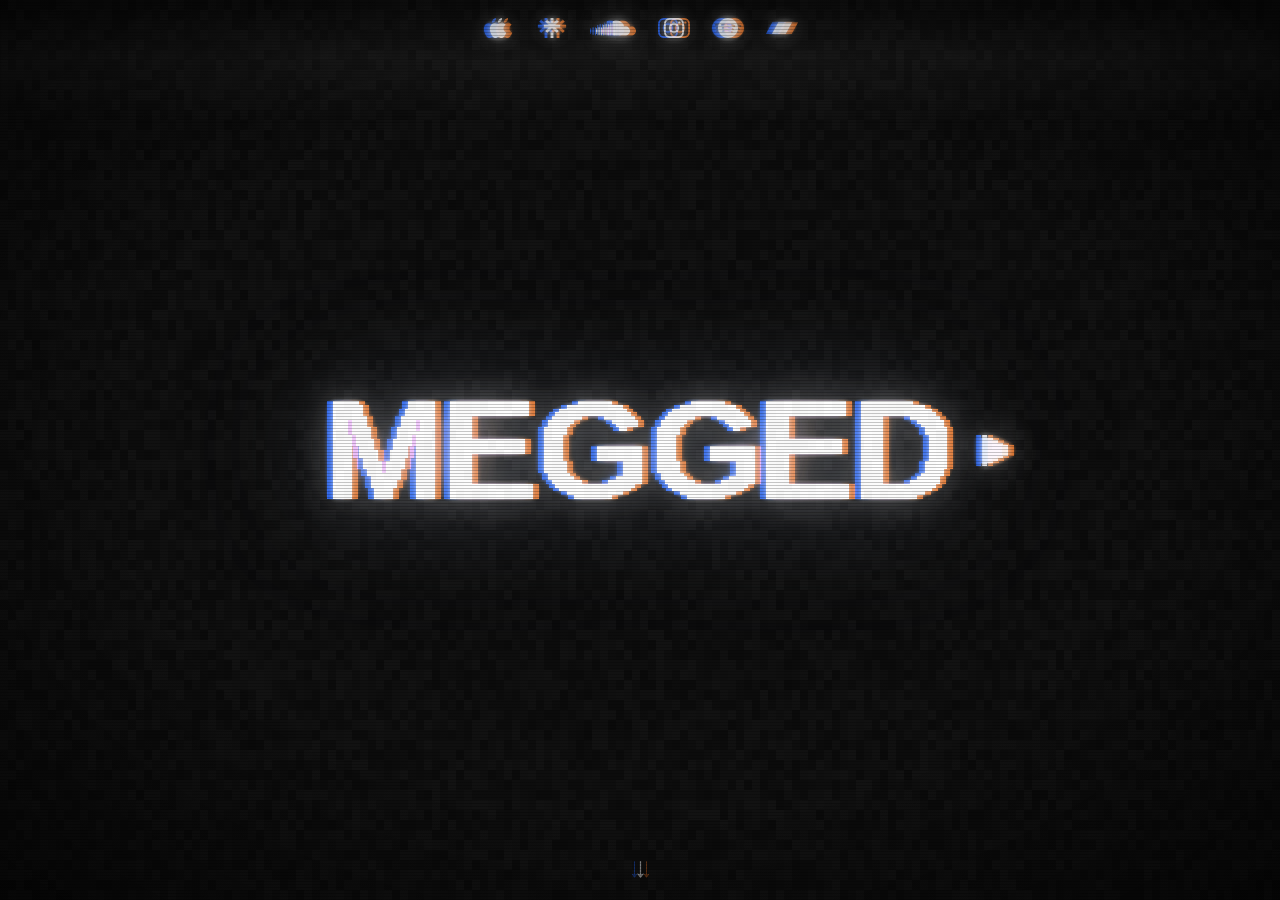
<file: index.html>
<!doctype html>
<html lang="en" dir="ltr">
<head>
<meta charset="utf-8">
<meta name="viewport" content="width=device-width, initial-scale=1, viewport-fit=cover">
<title>MEGGED</title>
<meta name="description" content="MEGGED — electronic music producer and DJ blending bass music, breaks and IDM.">
<link rel="canonical" href="https://megged.music/">
<!-- browser tab + phone home-screen icons -->
<link rel="icon" href="/favicon.ico?v=3" sizes="any">
<link rel="icon" type="image/png" sizes="32x32" href="/icons/favicon-32.png?v=3">
<link rel="apple-touch-icon" href="/icons/apple-touch-icon.png?v=2">
<link rel="manifest" href="/site.webmanifest">
<meta name="theme-color" content="#121212">
<!-- link previews (WhatsApp, Instagram, Facebook, Telegram, iMessage, Slack, X) -->
<meta property="og:type" content="website">
<meta property="og:site_name" content="MEGGED">
<meta property="og:title" content="MEGGED">
<meta property="og:description" content="Electronic music producer and DJ blending bass music, breaks and IDM.">
<meta property="og:url" content="https://megged.music/">
<meta property="og:image" content="https://megged.music/img/og.jpg?v=2">
<meta property="og:image:width" content="1200">
<meta property="og:image:height" content="630">
<meta property="og:image:alt" content="The MEGGED logo">
<meta name="twitter:card" content="summary_large_image">
<!-- Google: tells search this is a music artist and links the profiles -->
<script type="application/ld+json">
{"@context":"https://schema.org","@type":"MusicGroup","name":"MEGGED","url":"https://megged.music/","image":"https://megged.music/img/og.jpg?v=2","genre":["Bass music","Breaks","IDM"],"sameAs":["https://open.spotify.com/artist/0GJLWMgnYsW79jIrqwYmCx","https://music.apple.com/us/artist/megged/1509966236","https://soundcloud.com/yoavmegged","https://www.instagram.com/meggedofficial/","https://linktr.ee/yoavmegged","https://megged.bandcamp.com/"]}
</script>
<link rel="preconnect" href="https://fonts.googleapis.com">
<link rel="preconnect" href="https://fonts.gstatic.com" crossorigin>
<link rel="stylesheet" href="https://fonts.googleapis.com/css2?family=Archivo:wdth,wght@62..125,300..800&display=swap">
<link rel="preload" href="fonts/tiny5.woff2" as="font" type="font/woff2" crossorigin>
<link rel="stylesheet" href="css/site.css?v=24">
<!-- FX LAYER (VHS + glitch). Separate from the content; edit/disable it in fx/ only. -->
<link rel="stylesheet" href="fx/vhs-glitch.css?v=22">
</head>
<body>

<!-- ============ CONTENT (everything inside #stage gets the FX) ============ -->
<div id="stage">

  <!-- Platform icons, same order + links as the EPK -->
  <nav class="platforms" aria-label="MEGGED on music platforms">
    <a href="https://music.apple.com/us/artist/megged/1509966236" target="_blank" rel="noopener" aria-label="Apple Music">
      <svg viewBox="0 0 24 24" aria-hidden="true"><path d="M12.152 6.896c-.948 0-2.415-1.078-3.96-1.04-2.04.027-3.91 1.183-4.961 3.014-2.117 3.675-.546 9.103 1.519 12.09 1.013 1.454 2.208 3.09 3.792 3.039 1.52-.065 2.09-.987 3.935-.987 1.831 0 2.35.987 3.96.948 1.637-.026 2.676-1.48 3.676-2.948 1.156-1.688 1.636-3.325 1.662-3.415-.039-.013-3.182-1.221-3.22-4.857-.026-3.04 2.48-4.494 2.597-4.559-1.429-2.09-3.623-2.324-4.39-2.376-2-.156-3.675 1.09-4.61 1.09zM15.53 3.83c.843-1.012 1.4-2.427 1.245-3.830-1.207.052-2.662.805-3.532 1.818-.78.896-1.454 2.338-1.273 3.714 1.338.104 2.715-.688 3.559-1.701"/></svg>
    </a>
    <a href="https://linktr.ee/yoavmegged" target="_blank" rel="noopener" aria-label="Linktree">
      <svg viewBox="0 0 24 24" aria-hidden="true"><path d="m13.73635 5.85251 4.00467-4.11665 2.3248 2.3808-4.20064 4.00466h5.9085v3.30473h-5.9365l4.22865 4.10766-2.3248 2.3338L12.0005 12.099l-5.74052 5.76852-2.3248-2.3248 4.22864-4.10766h-5.9375V8.12132h5.9085L3.93417 4.11666l2.3248-2.3808 4.00468 4.11665V0h3.4727zm-3.4727 10.30614h3.4727V24h-3.4727z"/></svg>
    </a>
    <a href="https://soundcloud.com/yoavmegged" target="_blank" rel="noopener" aria-label="SoundCloud" class="wide">
      <svg viewBox="0 0 24 24" aria-hidden="true"><path d="M23.999 14.165c-.052 1.796-1.612 3.169-3.4 3.169h-8.18a.68.68 0 0 1-.675-.683V7.862a.747.747 0 0 1 .452-.724s.75-.513 2.333-.513a5.364 5.364 0 0 1 2.763.755 5.433 5.433 0 0 1 2.57 3.54c.282-.08.574-.121.868-.12.884 0 1.730.358 2.347.992s.948 1.490.922 2.373ZM10.721 8.421c.247 2.980.427 5.697 0 8.672a.264.264 0 0 1-.53 0c-.395-2.946-.22-5.718 0-8.672a.264.264 0 0 1 .53 0ZM9.072 9.448c.285 2.659.37 4.986-.006 7.655a.277.277 0 0 1-.55 0c-.331-2.63-.256-5.020 0-7.655a.277.277 0 0 1 .556 0Zm-1.663-.257c.27 2.726.39 5.171 0 7.904a.266.266 0 0 1-.532 0c-.38-2.69-.257-5.21 0-7.904a.266.266 0 0 1 .532 0Zm-1.647.77a26.108 26.108 0 0 1-.008 7.147.272.272 0 0 1-.542 0 27.955 27.955 0 0 1 0-7.147.275.275 0 0 1 .55 0Zm-1.670 1.769c.421 1.865.228 3.5-.029 5.388a.257.257 0 0 1-.514 0c-.21-1.858-.398-3.549 0-5.389a.272.272 0 0 1 .543 0Zm-1.655-.273c.388 1.897.26 3.508-.01 5.412-.026.28-.514.283-.54 0-.244-1.878-.347-3.54-.01-5.412a.283.283 0 0 1 .56 0Zm-1.668.911c.4 1.268.257 2.292-.026 3.572a.257.257 0 0 1-.514 0c-.241-1.262-.354-2.312-.023-3.572a.283.283 0 0 1 .563 0Z"/></svg>
    </a>
    <a href="https://www.instagram.com/meggedofficial/" target="_blank" rel="noopener" aria-label="Instagram">
      <svg viewBox="0 0 24 24" aria-hidden="true"><path d="M7.0301.084c-1.2768.0602-2.1487.264-2.911.5634-.7888.3075-1.4575.72-2.1228 1.3877-.6652.6677-1.075 1.3368-1.3802 2.127-.2954.7638-.4956 1.6365-.552 2.914-.0564 1.2775-.0689 1.6882-.0626 4.947.0062 3.2586.0206 3.6671.0825 4.9473.061 1.2765.264 2.1482.5635 2.9107.308.7889.72 1.4573 1.388 2.1228.6679.6655 1.3365 1.0743 2.1285 1.38.7632.295 1.6361.4961 2.9134.552 1.2773.056 1.6884.069 4.9462.0627 3.2578-.0062 3.668-.0207 4.9478-.0814 1.28-.0607 2.147-.2652 2.9098-.5633.7889-.3086 1.4578-.72 2.1228-1.3881.665-.6682 1.0745-1.3378 1.3795-2.1284.2957-.7632.4966-1.636.552-2.9124.056-1.2809.0692-1.6898.063-4.948-.0063-3.2583-.021-3.6668-.0817-4.9465-.0607-1.2797-.264-2.1487-.5633-2.9117-.3084-.7889-.72-1.4568-1.3876-2.1228C21.2982 1.33 20.628.9208 19.8378.6165 19.074.321 18.2017.1197 16.9244.0645 15.6471.0093 15.236-.005 11.977.0014 8.718.0076 8.31.0215 7.0301.0839m.1402 21.6932c-1.17-.0509-1.8053-.2453-2.2287-.408-.5606-.216-.96-.4771-1.3819-.895-.422-.4178-.6811-.8186-.9-1.378-.1644-.4234-.3624-1.058-.4171-2.228-.0595-1.2645-.072-1.6442-.079-4.848-.007-3.2037.0053-3.583.0607-4.848.05-1.169.2456-1.805.408-2.2282.216-.5613.4762-.96.895-1.3816.4188-.4217.8184-.6814 1.3783-.9003.423-.1651 1.0575-.3614 2.227-.4171 1.2655-.06 1.6447-.072 4.848-.079 3.2033-.007 3.5835.005 4.8495.0608 1.169.0508 1.8053.2445 2.228.408.5608.216.96.4754 1.3816.895.4217.4194.6816.8176.9005 1.3787.1653.4217.3617 1.056.4169 2.2263.0602 1.2655.0739 1.645.0796 4.848.0058 3.203-.0055 3.5834-.061 4.848-.051 1.17-.245 1.8055-.408 2.2294-.216.5604-.4763.96-.8954 1.3814-.419.4215-.8181.6811-1.3783.9-.4224.1649-1.0577.3617-2.2262.4174-1.2656.0595-1.6448.072-4.8493.079-3.2045.007-3.5825-.006-4.848-.0608M16.953 5.5864A1.44 1.44 0 1 0 18.39 4.144a1.44 1.44 0 0 0-1.437 1.4424M5.8385 12.012c.0067 3.4032 2.7706 6.1557 6.173 6.1493 3.4026-.0065 6.157-2.7701 6.1506-6.1733-.0065-3.4032-2.771-6.1565-6.174-6.1498-3.403.0067-6.156 2.771-6.1496 6.1738M8 12.0077a4 4 0 1 1 4.008 3.9921A3.9996 3.9996 0 0 1 8 12.0077"/></svg>
    </a>
    <a href="https://open.spotify.com/artist/0GJLWMgnYsW79jIrqwYmCx" target="_blank" rel="noopener" aria-label="Spotify">
      <svg viewBox="0 0 24 24" aria-hidden="true"><path d="M12 0C5.4 0 0 5.4 0 12s5.4 12 12 12 12-5.4 12-12S18.66 0 12 0zm5.521 17.34c-.24.359-.66.48-1.021.24-2.82-1.74-6.36-2.101-10.561-1.141-.418.122-.779-.179-.899-.539-.12-.421.18-.78.54-.9 4.56-1.021 8.52-.6 11.64 1.32.42.18.479.659.301 1.020zm1.44-3.3c-.301.42-.841.6-1.262.3-3.239-1.98-8.159-2.58-11.939-1.38-.479.12-1.020-.12-1.140-.6-.12-.48.12-1.021.6-1.141C9.6 9.9 15 10.561 18.720 12.840c.361.181.54.78.241 1.2zm.12-3.36C15.24 8.4 8.82 8.16 5.16 9.301c-.6.179-1.2-.181-1.38-.721-.18-.601.18-1.2.72-1.381 4.26-1.26 11.28-1.02 15.721 1.621.539.3.719 1.02.419 1.56-.299.421-1.02.599-1.559.3z"/></svg>
    </a>
    <a href="https://megged.bandcamp.com/album/the-in-between" target="_blank" rel="noopener" aria-label="Bandcamp">
      <svg viewBox="0 0 24 24" aria-hidden="true"><path d="M0 18.75l7.437-13.5H24l-7.438 13.5H0z"/></svg>
    </a>
  </nav>

  <!-- 1. HERO: MEGGED text + flickering rabbit frames cut from the video -->
  <header class="hero" id="top">
    <!-- custom pixel wordmark (img/megged-wordmark.svg), drawn to match the cover -->
    <h1 class="wordmark" id="intro-text"><span class="sr-only">MEGGED</span><svg aria-hidden="true" focusable="false" viewBox="0 0 163 26" shape-rendering="crispEdges"><path fill="currentColor" d="M0 0h7v1h-7zM20 0h7v1h-7zM31 0h21v1h-21zM65 0h9v1h-9zM95 0h9v1h-9zM115 0h21v1h-21zM140 0h14v1h-14zM0 1h8v1h-8zM20 1h7v1h-7zM31 1h21v1h-21zM62 1h15v1h-15zM92 1h15v1h-15zM115 1h21v1h-21zM140 1h17v1h-17zM0 2h8v1h-8zM19 2h8v1h-8zM31 2h21v1h-21zM60 2h18v1h-18zM90 2h18v1h-18zM115 2h21v1h-21zM140 2h19v1h-19zM0 3h8v1h-8zM19 3h8v1h-8zM31 3h21v1h-21zM59 3h20v1h-20zM89 3h20v1h-20zM115 3h21v1h-21zM140 3h20v1h-20zM0 4h9v1h-9zM18 4h9v1h-9zM31 4h6v1h-6zM58 4h8v1h-8zM72 4h8v1h-8zM88 4h8v1h-8zM102 4h8v1h-8zM115 4h6v1h-6zM140 4h6v1h-6zM153 4h8v1h-8zM0 5h4v1h-4zM5 5h4v1h-4zM18 5h4v1h-4zM23 5h4v1h-4zM31 5h6v1h-6zM57 5h7v1h-7zM74 5h7v1h-7zM87 5h7v1h-7zM104 5h7v1h-7zM115 5h6v1h-6zM140 5h6v1h-6zM155 5h7v1h-7zM0 6h4v1h-4zM5 6h4v1h-4zM18 6h4v1h-4zM23 6h4v1h-4zM31 6h6v1h-6zM57 6h6v1h-6zM75 6h6v1h-6zM87 6h6v1h-6zM105 6h6v1h-6zM115 6h6v1h-6zM140 6h6v1h-6zM156 6h6v1h-6zM0 7h4v1h-4zM5 7h5v1h-5zM17 7h5v1h-5zM23 7h4v1h-4zM31 7h6v1h-6zM56 7h6v1h-6zM76 7h2v1h-2zM86 7h6v1h-6zM106 7h2v1h-2zM115 7h6v1h-6zM140 7h6v1h-6zM157 7h6v1h-6zM0 8h4v1h-4zM5 8h5v1h-5zM17 8h10v1h-10zM31 8h6v1h-6zM56 8h6v1h-6zM86 8h6v1h-6zM115 8h6v1h-6zM140 8h6v1h-6zM157 8h6v1h-6zM0 9h5v1h-5zM6 9h4v1h-4zM17 9h4v1h-4zM22 9h5v1h-5zM31 9h6v1h-6zM56 9h5v1h-5zM86 9h5v1h-5zM115 9h6v1h-6zM140 9h6v1h-6zM158 9h5v1h-5zM0 10h5v1h-5zM6 10h5v1h-5zM16 10h5v1h-5zM22 10h5v1h-5zM31 10h20v1h-20zM56 10h5v1h-5zM86 10h5v1h-5zM115 10h20v1h-20zM140 10h6v1h-6zM158 10h5v1h-5zM0 11h5v1h-5zM6 11h5v1h-5zM16 11h5v1h-5zM22 11h5v1h-5zM31 11h20v1h-20zM56 11h5v1h-5zM86 11h5v1h-5zM115 11h20v1h-20zM140 11h6v1h-6zM158 11h5v1h-5zM0 12h5v1h-5zM7 12h4v1h-4zM16 12h4v1h-4zM22 12h5v1h-5zM31 12h20v1h-20zM56 12h5v1h-5zM70 12h12v1h-12zM86 12h5v1h-5zM100 12h12v1h-12zM115 12h20v1h-20zM140 12h6v1h-6zM158 12h5v1h-5zM0 13h5v1h-5zM7 13h5v1h-5zM15 13h5v1h-5zM22 13h5v1h-5zM31 13h20v1h-20zM56 13h5v1h-5zM70 13h12v1h-12zM86 13h5v1h-5zM100 13h12v1h-12zM115 13h20v1h-20zM140 13h6v1h-6zM158 13h5v1h-5zM0 14h5v1h-5zM7 14h5v1h-5zM15 14h5v1h-5zM22 14h5v1h-5zM31 14h6v1h-6zM56 14h5v1h-5zM70 14h12v1h-12zM86 14h5v1h-5zM100 14h12v1h-12zM115 14h6v1h-6zM140 14h6v1h-6zM158 14h5v1h-5zM0 15h5v1h-5zM8 15h4v1h-4zM15 15h4v1h-4zM22 15h5v1h-5zM31 15h6v1h-6zM56 15h5v1h-5zM70 15h12v1h-12zM86 15h5v1h-5zM100 15h12v1h-12zM115 15h6v1h-6zM140 15h6v1h-6zM158 15h5v1h-5zM0 16h5v1h-5zM8 16h5v1h-5zM14 16h5v1h-5zM22 16h5v1h-5zM31 16h6v1h-6zM56 16h6v1h-6zM77 16h5v1h-5zM86 16h6v1h-6zM107 16h5v1h-5zM115 16h6v1h-6zM140 16h6v1h-6zM157 16h6v1h-6zM0 17h5v1h-5zM8 17h5v1h-5zM14 17h5v1h-5zM22 17h5v1h-5zM31 17h6v1h-6zM56 17h6v1h-6zM77 17h5v1h-5zM86 17h6v1h-6zM107 17h5v1h-5zM115 17h6v1h-6zM140 17h6v1h-6zM157 17h6v1h-6zM0 18h5v1h-5zM9 18h4v1h-4zM14 18h4v1h-4zM22 18h5v1h-5zM31 18h6v1h-6zM56 18h6v1h-6zM77 18h5v1h-5zM86 18h6v1h-6zM107 18h5v1h-5zM115 18h6v1h-6zM140 18h6v1h-6zM157 18h5v1h-5zM0 19h5v1h-5zM9 19h9v1h-9zM22 19h5v1h-5zM31 19h6v1h-6zM57 19h6v1h-6zM77 19h5v1h-5zM87 19h6v1h-6zM107 19h5v1h-5zM115 19h6v1h-6zM140 19h6v1h-6zM156 19h6v1h-6zM0 20h5v1h-5zM10 20h8v1h-8zM22 20h5v1h-5zM31 20h6v1h-6zM57 20h7v1h-7zM75 20h7v1h-7zM87 20h7v1h-7zM105 20h7v1h-7zM115 20h6v1h-6zM140 20h6v1h-6zM155 20h6v1h-6zM0 21h5v1h-5zM10 21h7v1h-7zM22 21h5v1h-5zM31 21h6v1h-6zM58 21h8v1h-8zM73 21h9v1h-9zM88 21h8v1h-8zM103 21h9v1h-9zM115 21h6v1h-6zM140 21h6v1h-6zM153 21h8v1h-8zM0 22h5v1h-5zM10 22h7v1h-7zM22 22h5v1h-5zM31 22h22v1h-22zM59 22h21v1h-21zM89 22h21v1h-21zM115 22h22v1h-22zM140 22h20v1h-20zM0 23h5v1h-5zM11 23h5v1h-5zM22 23h5v1h-5zM31 23h22v1h-22zM60 23h19v1h-19zM90 23h19v1h-19zM115 23h22v1h-22zM140 23h19v1h-19zM0 24h5v1h-5zM11 24h5v1h-5zM22 24h5v1h-5zM31 24h22v1h-22zM62 24h15v1h-15zM92 24h15v1h-15zM115 24h22v1h-22zM140 24h17v1h-17zM0 25h5v1h-5zM11 25h5v1h-5zM22 25h5v1h-5zM31 25h22v1h-22zM64 25h10v1h-10zM94 25h10v1h-10zM115 25h22v1h-22zM140 25h15v1h-15z"/></svg></h1>
    <img class="rabbit" id="intro-frame" alt="" aria-hidden="true">
    <!-- play button: starts the track in the Spotify player below (js/music.js) -->
    <button class="play-btn" id="play-btn" type="button" aria-label="Play">
      <svg class="i-play" viewBox="0 0 10 12" aria-hidden="true" shape-rendering="crispEdges"><path d="M0 0h2v12H0zM2 1h2v10H2zM4 2h2v8H4zM6 3h2v6H6zM8 4h2v4H8z"/></svg>
      <svg class="i-pause" viewBox="0 0 10 12" aria-hidden="true" shape-rendering="crispEdges"><path d="M0 0h3v12H0zM7 0h3v12H7z"/></svg>
    </button>
    <a class="scroll-cue" href="#spotify" aria-label="Scroll down">&#8595;</a>
  </header>

  <!-- PIXEL PARK: link to the plugin store (plugins/) -->
  <section class="pp-link" data-fx="calm">
    <a class="pp-btn" href="plugins/" data-fx-clear>
      <span class="pp-name">PIXEL PARK</span>
      <span class="pp-sub">PLUGINS BY MEGGED &rarr;</span>
    </a>
  </section>

  <!-- 2. SPOTIFY -->
  <section class="media spotify-top" id="spotify" data-fx="calm">
    <div class="spotify spotify-track" id="spotify-track" hidden></div>
    <div class="spotify">
      <iframe title="MEGGED on Spotify" src="https://open.spotify.com/embed/artist/0GJLWMgnYsW79jIrqwYmCx?utm_source=generator&amp;theme=0" width="100%" height="380" frameborder="0" allow="autoplay; clipboard-write; encrypted-media; fullscreen; picture-in-picture" loading="lazy"></iframe>
    </div>
  </section>

  <!-- 3. YOUTUBE -->
  <section class="media" id="listen" data-fx="calm">
    <!-- YouTube videos are added from js/intro.js → YOUTUBE_IDS -->
    <div class="videos" id="videos"></div>
  </section>

  <!-- 4. EPK TEXT -->
  <section class="about" id="about" data-fx="calm">
    <p>MEGGED is an electronic music producer and DJ blending bass music, breaks and IDM.</p>
    <p>Producing since 2012, his sound combines innovative sound design with colorful, melodic elements and playful sample work.</p>
    <p>He performs at major festivals and clubs, delivering high-energy sets built around rhythm, precision and original productions.</p>
  </section>

  <!-- 5. TECHNICAL DETAILS (as in the EPK) -->
  <footer class="tech" id="contact" data-fx="calm">
    <a href="tel:+972546654764">+972-54-6654764</a>
    <a href="mailto:yoav.megged@gmail.com">yoav.megged@gmail.com</a>
  </footer>

</div>
<!-- ============ /CONTENT ============ -->

<script src="js/intro.js?v=22"></script>
<script src="js/rabbit-fx.js?v=22"></script>
<script src="js/music.js?v=22"></script>
<!-- FX LAYER script: builds the overlay + SVG glitch filter on top of #stage -->
<script src="fx/vhs-glitch.js?v=23"></script>
</body>
</html>
</file>
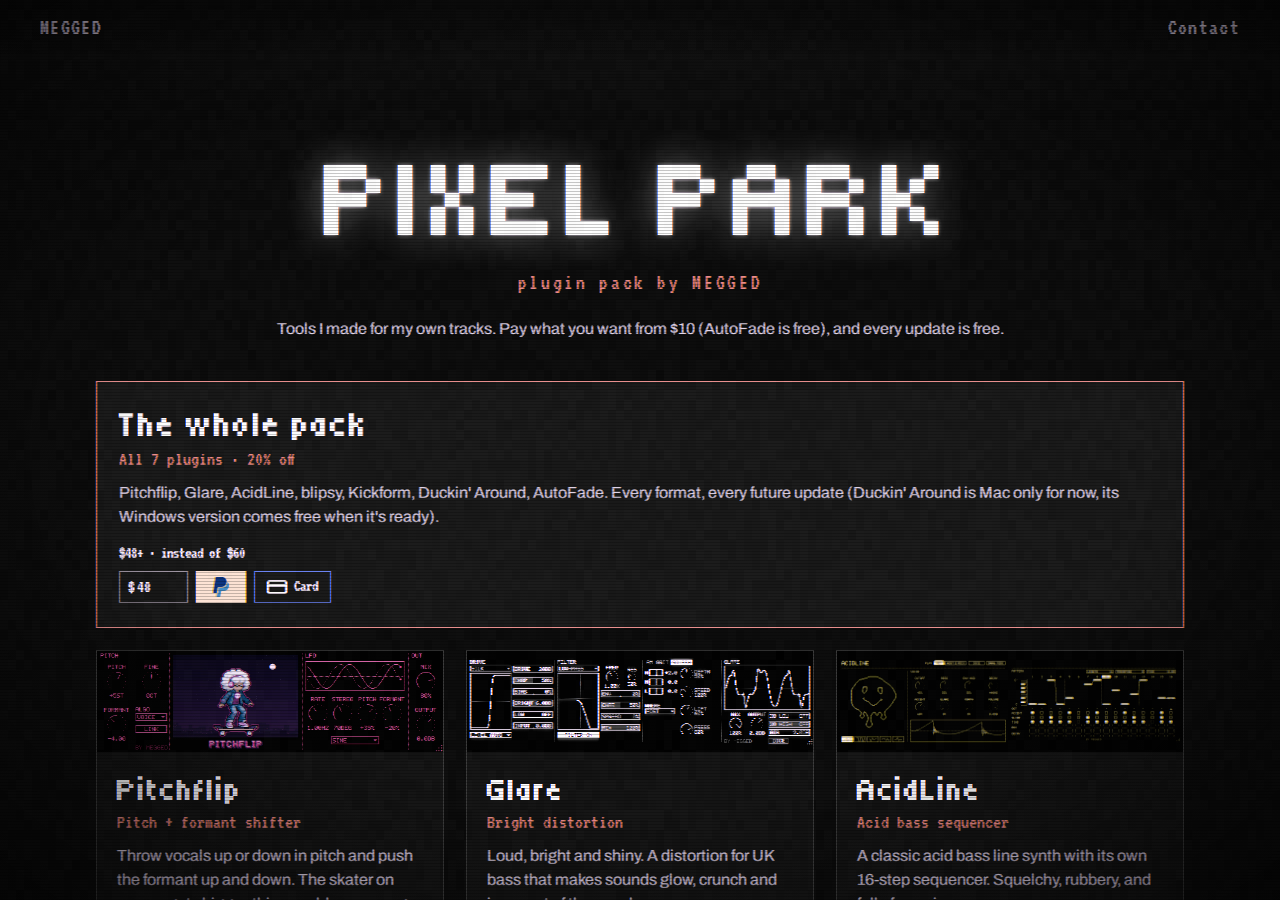
<file: plugins/index.html>
<!doctype html>
<html lang="en" dir="ltr">
<head>
<meta charset="utf-8">
<meta name="viewport" content="width=device-width, initial-scale=1, viewport-fit=cover">
<title>Pixel Park · plugin pack by MEGGED</title>
<meta name="description" content="Pixel Park plugins by MEGGED: pixel-art AU, VST3 and Max for Live plugins for producers. Pitch, distortion, acid bass, game sounds, kicks, ducking. Pay what you want.">
<link rel="canonical" href="https://megged.music/plugins/">
<link rel="icon" href="/favicon.ico?v=3" sizes="any">
<link rel="icon" type="image/png" sizes="32x32" href="/icons/favicon-32.png?v=3">
<link rel="apple-touch-icon" href="/icons/apple-touch-icon.png?v=2">
<meta name="theme-color" content="#121212">
<meta property="og:type" content="website">
<meta property="og:site_name" content="MEGGED">
<meta property="og:title" content="Pixel Park · plugin pack by MEGGED">
<meta property="og:description" content="Pixel Park plugins by MEGGED: pixel-art AU, VST3 and Max for Live plugins for producers. Pitch, distortion, acid bass, game sounds, kicks, ducking. Pay what you want.">
<meta property="og:url" content="https://megged.music/plugins/">
<meta property="og:image" content="https://megged.music/img/og.jpg?v=2">
<link rel="preconnect" href="https://fonts.googleapis.com">
<link rel="preconnect" href="https://fonts.gstatic.com" crossorigin>
<link rel="stylesheet" href="https://fonts.googleapis.com/css2?family=Archivo:wdth,wght@62..125,300..800&display=swap">
<link rel="stylesheet" href="../css/site.css?v=23">
<link rel="stylesheet" href="store.css?v=10">
<link rel="stylesheet" href="../fx/vhs-glitch.css?v=23">
<script type="application/ld+json">
{"@context":"https://schema.org","@type":"WebPage","name":"Pixel Park · plugin pack by MEGGED","url":"https://megged.music/plugins/","description":"Pixel Park plugins by MEGGED: AU, VST3 and Max for Live plugins. Pay what you want.","publisher":{"@type":"Person","name":"MEGGED","url":"https://megged.music/"}}
</script>
</head>
<body>

<div id="stage">

  <nav class="store-nav">
    <a href="/">MEGGED</a>
    <a href="mailto:yoav.megged@gmail.com?subject=Plugins">Contact</a>
  </nav>

  <header class="store-head">
    <h1>PIXEL PARK</h1>
    <p class="sub">plugin pack by MEGGED</p>
    <p>Tools I made for my own tracks. Pay what you want from $10 (AutoFade is free), and every update is free.</p>
  </header>

  <section class="bundle" id="bundle" data-fx="calm"></section>

  <main class="products" id="products" data-fx="calm"></main>

  <section class="store-notes" data-fx="calm">
    <h2>How it works</h2>
    <p><b>Pay with PayPal or card.</b> Type any amount from $10 and press the PayPal button; your download opens right after. No PayPal account? Press "Card" (card, Apple Pay or Google Pay), type your amount there, and the download link comes to your email.</p>
    <p><b>Formats.</b> Max for Live devices need Ableton Live Suite (or Live with Max for Live). AU and VST3 versions come as installers. Every download has all the formats, and the whole pack comes with one installer for everything.</p>
    <p><b>Problems?</b> Write to <a href="mailto:yoav.megged@gmail.com?subject=Plugins">yoav.megged@gmail.com</a> and I'll sort it out.</p>
  </section>

</div>

<script src="config.js?v=7"></script>
<script src="store.js?v=22"></script>
<script src="../fx/vhs-glitch.js?v=23"></script>
</body>
</html>
</file>
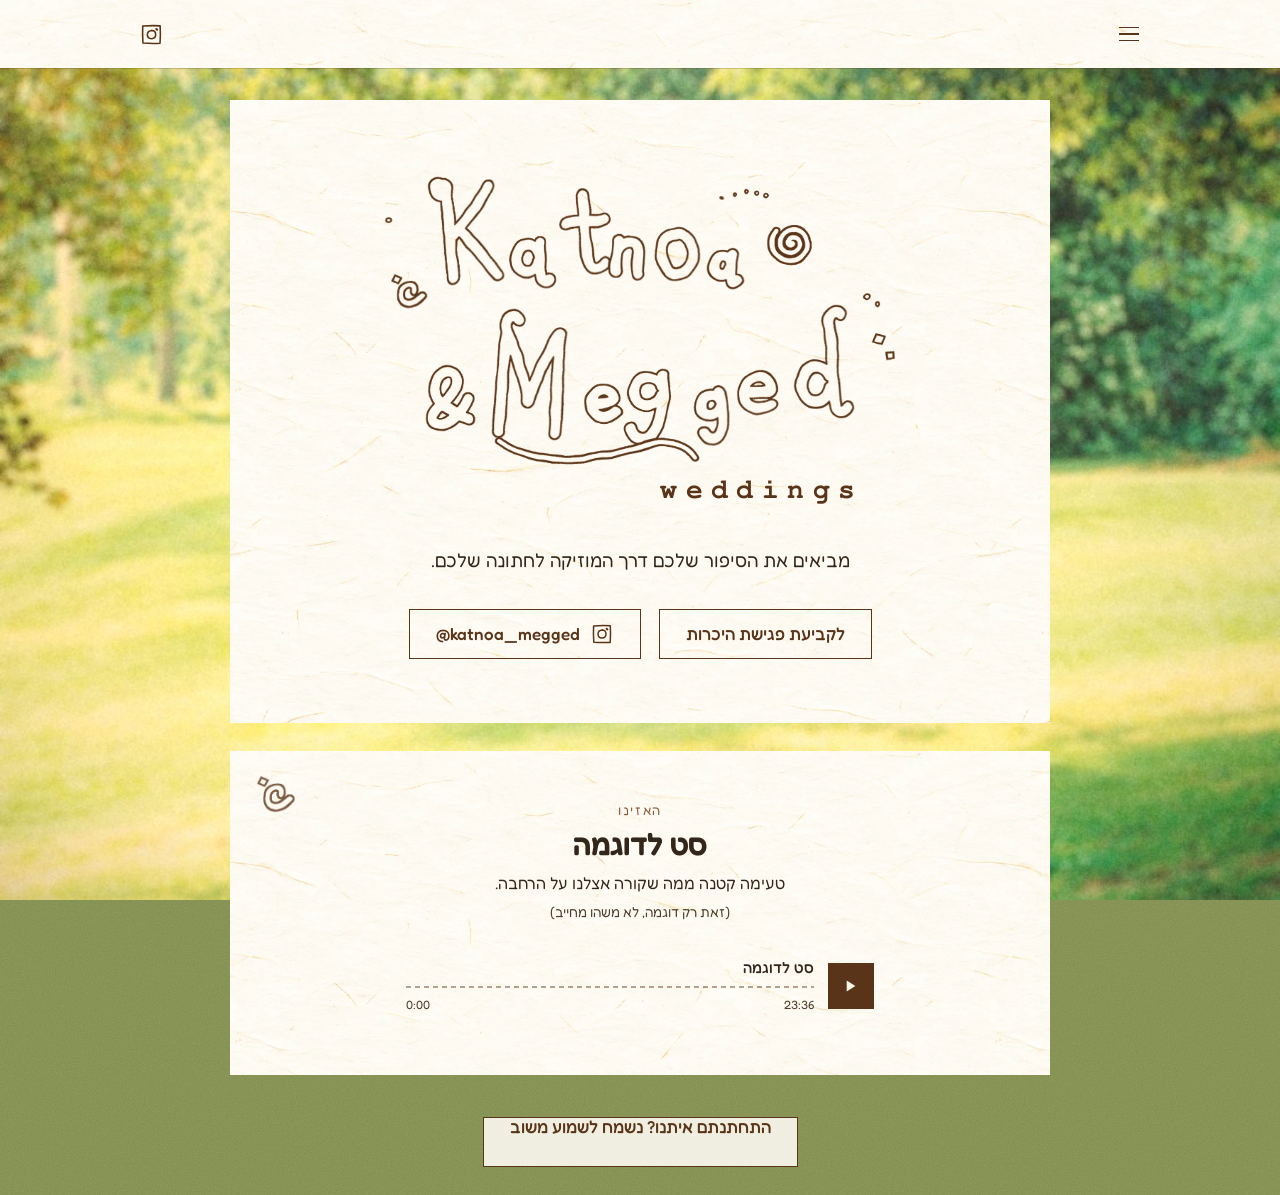
<file: weddings-test/index.html>
<!doctype html>
<html lang="he" dir="rtl">
<head>
<meta charset="utf-8">
<meta name="viewport" content="width=device-width, initial-scale=1, viewport-fit=cover">
<title>Katnoa &amp; Megged Weddings · ניסיון עיצוב</title>
<meta name="robots" content="noindex, nofollow">
<meta name="description" content="מביאים את הסיפור שלכם דרך המוזיקה לחתונה שלכם.">
<meta name="theme-color" content="#5f6d4b">
<link rel="icon" href="../weddings/assets/icons/favicon.ico" sizes="any">
<link rel="icon" href="../weddings/assets/icons/favicon-32.png" type="image/png" sizes="32x32">
<link rel="apple-touch-icon" href="../weddings/assets/icons/apple-touch-icon.png">
<link rel="preload" href="assets/fonts/fredoka-hebrew-400-normal.woff2" as="font" type="font/woff2" crossorigin>
<link rel="preload" href="assets/fonts/fredoka-hebrew-600-normal.woff2" as="font" type="font/woff2" crossorigin>
<link rel="preload" href="assets/bg-film-small.jpg?v=2" as="image">
<link rel="preload" href="assets/title/title.webp" as="image">
<link rel="stylesheet" href="../weddings/assets/style.css?v=11">
<link rel="stylesheet" href="assets/vintage.css?v=20">
</head>
<body class="landing">
<div class="backdrop" aria-hidden="true"></div>
<div class="grain" aria-hidden="true"></div>

<svg width="0" height="0" style="position:absolute" aria-hidden="true">
  <defs>
    <filter id="ink" x="-5%" y="-20%" width="110%" height="140%"><feTurbulence type="fractalNoise" baseFrequency=".9" numOctaves="2" seed="4" result="n"/><feDisplacementMap in="SourceGraphic" in2="n" scale="1.6" xChannelSelector="R" yChannelSelector="G"/></filter><filter id="ink-sm" x="-3%" y="-20%" width="106%" height="140%"><feTurbulence type="fractalNoise" baseFrequency="1.1" numOctaves="2" seed="9" result="n"/><feDisplacementMap in="SourceGraphic" in2="n" scale="1.4" xChannelSelector="R" yChannelSelector="G"/></filter>
  </defs>
  <symbol id="i-instagram" viewBox="0 0 24 24"><path d="M3.6 3.9 Q12 3.2 20.3 3.7 Q20.8 12 20.2 20.4 Q12 20.9 3.8 20.2 Q3.2 12 3.6 3.9 Z" fill="none" stroke="currentColor" stroke-width="1.5" stroke-linejoin="round"/><path d="M12 8.1 Q15.9 8 16 12 Q15.9 15.9 12 16 Q8.1 15.9 8 12 Q8.2 8.3 12.4 8.1" fill="none" stroke="currentColor" stroke-width="1.5" stroke-linecap="round"/><path d="M16.6 6.7 L17.4 7.4" stroke="currentColor" stroke-width="2" stroke-linecap="round"/></symbol>
  <symbol id="i-play" viewBox="0 0 24 24"><path d="M8 5.5v13l10.5-6.5z" fill="currentColor"/></symbol>
  <symbol id="i-pause" viewBox="0 0 24 24"><path d="M7 5h3.5v14H7zM13.5 5H17v14h-3.5z" fill="currentColor"/></symbol>
  <symbol id="i-photo" viewBox="0 0 24 24"><rect x="3" y="5" width="18" height="14" rx="1.5" fill="none" stroke="currentColor" stroke-width="1.3"/><path d="M3 16l5-5 4 4 3-3 6 6" fill="none" stroke="currentColor" stroke-width="1.3"/><circle cx="16" cy="9" r="1.5" fill="none" stroke="currentColor" stroke-width="1.3"/></symbol>
  <symbol id="ornament" viewBox="0 0 100 14"><path d="M2.0 7.9 Q3.5 10.0 4.2 10.0 Q5.0 10.1 5.8 9.0 Q6.5 7.9 7.2 7.1 Q8.0 6.3 8.8 6.2 Q9.5 6.2 10.2 7.1 Q11.0 8.0 11.8 8.9 Q12.5 9.8 13.2 9.9 Q14.0 9.9 14.8 9.0 Q15.5 8.1 16.2 7.1 Q17.0 6.0 17.8 6.1 Q18.5 6.2 19.2 7.1 Q20.0 8.0 20.8 8.9 Q21.5 9.8 22.2 9.8 Q23.0 9.9 23.8 9.0 Q24.5 8.1 25.2 7.0 Q26.0 5.8 26.8 5.9 Q27.5 6.0 28.2 7.0 L29.0 8.0 M70.0 8.2 Q71.5 10.2 72.2 10.0 Q73.0 9.8 73.8 9.0 Q74.5 8.2 75.2 7.3 Q76.0 6.3 76.8 6.1 Q77.5 6.0 78.2 7.0 Q79.0 8.0 79.8 8.8 Q80.5 9.7 81.2 9.9 Q82.0 10.1 82.8 9.1 Q83.5 8.1 84.2 7.2 Q85.0 6.3 85.8 6.3 Q86.5 6.3 87.2 7.2 Q88.0 8.1 88.8 9.1 Q89.5 10.0 90.2 10.0 Q91.0 9.9 91.8 8.9 Q92.5 7.8 93.2 7.0 Q94.0 6.1 94.8 6.0 Q95.5 5.8 96.2 6.8 L97.0 7.8 M51.0 7.7 Q50.7 8.0 50.9 8.2 Q51.2 8.3 50.9 8.7 Q50.6 9.1 50.5 9.2 Q50.4 9.4 50.5 9.5 Q50.5 9.6 50.4 9.6 Q50.3 9.7 50.0 9.5 Q49.7 9.4 49.5 9.5 Q49.2 9.6 49.0 9.4 Q48.7 9.2 48.5 9.3 Q48.3 9.3 47.9 8.9 Q47.5 8.5 47.6 8.3 Q47.6 8.2 47.5 7.7 Q47.4 7.1 47.4 6.9 Q47.5 6.7 47.8 6.3 Q48.2 5.9 48.3 5.7 Q48.4 5.4 48.8 5.2 Q49.1 5.0 49.4 4.9 Q49.7 4.8 50.5 4.7 Q51.2 4.7 51.5 4.7 Q51.9 4.8 52.3 5.2 Q52.7 5.6 53.0 5.8 Q53.4 6.1 53.6 6.6 Q53.8 7.1 54.0 7.4 Q54.3 7.8 54.0 8.5 Q53.8 9.2 53.9 9.7 Q54.0 10.2 53.6 10.7 Q53.1 11.3 52.6 11.6 Q52.1 11.8 51.6 12.2 Q51.0 12.6 50.5 12.7 Q49.9 12.7 49.4 12.9 Q48.8 13.1 48.1 12.8 Q47.3 12.6 46.8 12.3 Q46.2 11.9 45.8 11.3 Q45.4 10.6 44.9 9.9 Q44.5 9.1 44.4 8.5 Q44.3 7.9 44.3 7.2 Q44.2 6.4 44.5 5.8 Q44.7 5.2 45.1 4.6 Q45.5 4.0 46.2 3.3 Q46.9 2.7 47.6 2.4 Q48.3 2.1 49.3 1.8 Q50.2 1.5 50.9 1.6 Q51.7 1.7 52.6 1.9 Q53.6 2.1 54.3 2.7 Q55.0 3.4 55.5 3.9 Q56.1 4.3 56.4 5.3 Q56.8 6.3 57.1 7.3 L57.4 8.3" fill="none" stroke="currentColor" stroke-width="1.3" stroke-linecap="round" stroke-linejoin="round"/></symbol>
</svg>

<header class="topbar" id="topbar">
  <div class="topbar-inner">
    <button class="burger" id="burger" type="button" aria-label="תפריט" aria-expanded="false" aria-controls="menu">
      <span></span><span></span><span></span>
    </button>
    <a class="topbar-logo" href="#" data-view="home" aria-label="לעמוד הראשי"><img src="assets/logo-names.webp?v=6" width="948" height="176" alt=""></a>
    <!-- Instagram link: set the address in assets/landing.js (INSTAGRAM_URL) -->
    <a class="topbar-insta" data-instagram href="#" target="_blank" rel="noopener" aria-label="האינסטגרם שלנו">
      <svg aria-hidden="true"><use href="#i-instagram"/></svg>
    </a>
  </div>
  <nav class="menu" id="menu" aria-label="תפריט" hidden>
    <a href="#" data-view="home">ראשי</a>
    <a href="#gallery" data-view="gallery">גלריה</a>
    <a href="#contact" data-view="contact">קביעת פגישה</a>
    <a href="#questionnaire" data-view="questionnaire">שאלון למתחתנים</a>
    <a href="feedback/">משוב</a>
  </nav>
</header>
<div class="menu-shade" id="menu-shade" hidden></div>

<main class="site">

  <!-- Home -->
  <div class="view" id="page-home" data-title="Katnoa &amp; Megged Weddings">
    <section class="card hero">
      <h1 class="logo-wrap" id="logo">
        <img class="logo" src="assets/title/title.webp" width="1209" height="814" alt="Katnoa &amp; Megged Weddings">
        <img class="title-deco" src="assets/title/deco.webp" width="1457" height="833" alt="" aria-hidden="true">
        <span class="logo-sub" aria-hidden="true">weddings</span>
      </h1>
      <p class="lead">מביאים את הסיפור שלכם דרך המוזיקה לחתונה שלכם.</p>
      <div class="hero-actions">
        <a class="btn" href="#contact" data-view="contact">לקביעת פגישת היכרות</a>
        <a class="insta" data-instagram href="#" target="_blank" rel="noopener">
          <svg aria-hidden="true"><use href="#i-instagram"/></svg>
          <span data-instagram-handle>אינסטגרם</span>
        </a>
      </div>
    </section>

    <!-- Sample set: set the source in assets/landing.js (SAMPLE_SET) -->
    <section class="card set" aria-labelledby="set-title">
      <img class="doodle d5" src="assets/doodles/curl.webp" alt="" aria-hidden="true">
            <p class="eyebrow">האזינו</p>
      <h2 class="section-title" id="set-title">סט לדוגמה</h2>
      <p class="section-lead lines"><span>טעימה קטנה ממה שקורה אצלנו על הרחבה.</span><span class="aside">(זאת רק דוגמה, לא משהו מחייב)</span></p>
      <div class="player" id="player">
        <button class="play" type="button" aria-label="נגינה">
          <svg aria-hidden="true"><use href="#i-play"/></svg>
        </button>
        <div class="player-body">
          <p class="player-title" data-set-title>סט לדוגמה</p>
          <div class="bar" role="slider" tabindex="0" aria-label="מיקום בסט" aria-valuemin="0" aria-valuemax="100" aria-valuenow="0"><span class="bar-fill"></span></div>
          <p class="player-time"><span data-current>0:00</span><span data-duration></span></p>
        </div>
        <audio preload="none"></audio>
      </div>
      <div class="embed" id="embed" hidden></div>
    </section>

  </div>

  <!-- Gallery: photos go in assets/gallery/ and are listed in assets/landing.js (GALLERY) -->
  <div class="view" id="page-gallery" data-title="גלריה" hidden>
    <section class="card page-card">
      <img class="doodle d7" src="assets/doodles/spiral.webp" alt="" aria-hidden="true">
      <img class="doodle d8" src="assets/doodles/dots-arc.webp" alt="" aria-hidden="true">
      <header class="page-head">
        <h2 class="section-title">גלריה</h2>
        <svg class="ornament" aria-hidden="true"><use href="#ornament"/></svg>
        <p class="section-lead">רגעים מהרחבה, מהחופות ומאחורי העמדה.</p>
      </header>
      <div class="gallery" id="gallery-grid"></div>
    </section>
  </div>

  <div class="view" id="page-contact" data-title="קביעת פגישה" hidden>
    <section class="card page-card page-card--form">
      <img class="doodle d7" src="assets/doodles/spiral-b.webp" alt="" aria-hidden="true">
      <img class="doodle d8" src="assets/doodles/squares.webp" alt="" aria-hidden="true">
      <div class="panel-body">
        <header class="page-head">
          <h2 class="section-title">קביעת פגישה</h2>
          <svg class="ornament" aria-hidden="true"><use href="#ornament"/></svg>
          <p class="section-lead lines">
            <span>מתחתנים? נשמח להכיר.</span>
            <span>השאירו פרטים ונחזור אליכם לתאם פגישת היכרות קצרה בזום.</span>
          </p>
        </header>
        <form class="sheet-form" data-form="contact" novalidate>
          <div class="fields">
            <div class="row">
              <div><label for="c-names">שמות בני הזוג</label><input type="text" id="c-names" name="names" autocomplete="name" required></div>
              <div><label for="c-phone">טלפון</label><input type="tel" id="c-phone" name="phone" autocomplete="tel" inputmode="tel" dir="ltr" required></div>
            </div>
            <div class="row">
              <div><label for="c-email">אימייל <span class="opt">(לא חובה)</span></label><input type="email" id="c-email" name="email" autocomplete="email" dir="ltr"></div>
              <div><label for="c-date">תאריך החתונה</label><input type="date" id="c-date" name="wedding_date"></div>
            </div>
            <div class="row">
              <div><label for="c-venue">מקום האירוע</label><input type="text" id="c-venue" name="venue" placeholder="אם כבר סגרתם"></div>
              <div><label for="c-guests">כמה אורחים בערך? <span class="opt">(לא חובה)</span></label><input type="text" id="c-guests" name="guests" inputmode="numeric"></div>
            </div>
            <div>
              <label for="c-message">משהו שתרצו לספר לנו? <span class="opt">(לא חובה)</span></label>
              <textarea id="c-message" name="message" rows="3" placeholder="איזו אווירה אתם מדמיינים, איך הגעתם אלינו..."></textarea>
            </div>
          </div>
          <input class="hp" type="text" name="website" tabindex="-1" autocomplete="off" aria-hidden="true">
          <div class="actions">
            <button class="btn" type="submit">שליחה</button>
            <p class="error" role="alert"></p>
          </div>
        </form>
      </div>
      <div class="thanks">
        <svg class="ornament" aria-hidden="true"><use href="#ornament"/></svg>
        <h3>תודה, קיבלנו!</h3>
        <p class="lead lines"><span>נחזור אליכם בקרוב לתאם פגישה בזום.</span><span>בינתיים מוזמנים להציץ באינסטגרם שלנו.</span></p>
      </div>
    </section>
  </div>

  <div class="view" id="page-questionnaire" data-title="שאלון למתחתנים" hidden>
    <section class="card page-card page-card--form">
      <img class="doodle d7" src="assets/doodles/star-b.webp" alt="" aria-hidden="true">
      <img class="doodle d8" src="assets/doodles/dots-pair.webp" alt="" aria-hidden="true">
      <div class="panel-body">
        <header class="page-head">
          <h2 class="section-title">שאלון למתחתנים</h2>
          <svg class="ornament" aria-hidden="true"><use href="#ornament"/></svg>
          <p class="section-lead lines">
            <span>השאלון הזה עוזר לנו להכיר אתכם ואת המוזיקה שלכם.</span>
            <span>אין תשובות נכונות. כתבו כמה שבא לכם, ותמיד אפשר לדבר על הכול בפגישה.</span>
          </p>
        </header>
        <form class="sheet-form" data-form="questionnaire" novalidate>
          <div class="q">
            <div class="row">
              <div><label for="q-names">שמות בני הזוג</label><input type="text" id="q-names" name="names" required></div>
              <div><label for="q-date">תאריך החתונה</label><input type="date" id="q-date" name="wedding_date"></div>
            </div>
            <div class="row">
              <div><label for="q-phone">טלפון</label><input type="tel" id="q-phone" name="phone" inputmode="tel" dir="ltr"></div>
              <div><label for="q-venue">מקום האירוע</label><input type="text" id="q-venue" name="venue"></div>
            </div>
          </div>

          <fieldset class="q">
            <legend><span class="num">01</span>אילו סגנונות אתם הכי אוהבים? <span class="opt">(אפשר כמה)</span></legend>
            <div class="chips">
              <input type="checkbox" id="q-st-1" name="styles" value="ישראלי"><label for="q-st-1">ישראלי</label>
              <input type="checkbox" id="q-st-2" name="styles" value="מזרחי וים תיכוני"><label for="q-st-2">מזרחי וים תיכוני</label>
              <input type="checkbox" id="q-st-3" name="styles" value="פופ לועזי"><label for="q-st-3">פופ לועזי</label>
              <input type="checkbox" id="q-st-4" name="styles" value="רטרו 70-90"><label for="q-st-4">רטרו 70-90</label>
              <input type="checkbox" id="q-st-5" name="styles" value="היפ הופ ו-R&amp;B"><label for="q-st-5">היפ הופ ו-R&amp;B</label>
              <input type="checkbox" id="q-st-6" name="styles" value="האוס ואלקטרוני"><label for="q-st-6">האוס ואלקטרוני</label>
              <input type="checkbox" id="q-st-7" name="styles" value="פאנק ודיסקו"><label for="q-st-7">פאנק ודיסקו</label>
              <input type="checkbox" id="q-st-8" name="styles" value="רוק"><label for="q-st-8">רוק</label>
              <input type="checkbox" id="q-st-9" name="styles" value="לטיני"><label for="q-st-9">לטיני</label>
              <input type="checkbox" id="q-st-10" name="styles" value="יווני"><label for="q-st-10">יווני</label>
            </div>
            <textarea class="detail" name="styles_details" rows="2" aria-label="סגנונות נוספים" placeholder="משהו נוסף או ספציפי? (לא חובה)"></textarea>
          </fieldset>

          <div class="q">
            <label for="q-artists"><span class="num">02</span>אמנים או שירים שמייצגים אתכם</label>
            <textarea id="q-artists" name="artists" rows="3" placeholder="מה מתנגן אצלכם בבית, באוטו, במסיבות..."></textarea>
          </div>

          <div class="q">
            <label for="q-avoid"><span class="num">03</span>מה אתם לא רוצים לשמוע בחתונה?</label>
            <textarea id="q-avoid" name="avoid" rows="3" placeholder="סגנונות, שירים או אמנים"></textarea>
          </div>

          <fieldset class="q">
            <legend><span class="num">04</span>איזו אווירה תרצו בקבלת הפנים?</legend>
            <div class="chips">
              <input type="radio" id="q-rc-1" name="reception" value="רגוע ונעים"><label for="q-rc-1">רגוע ונעים</label>
              <input type="radio" id="q-rc-2" name="reception" value="גרובי ומחמם"><label for="q-rc-2">גרובי ומחמם</label>
              <input type="radio" id="q-rc-3" name="reception" value="שמח ומקפיץ"><label for="q-rc-3">שמח ומקפיץ</label>
              <input type="radio" id="q-rc-4" name="reception" value="סומכים עליכם"><label for="q-rc-4">סומכים עליכם</label>
            </div>
            <textarea class="detail" name="reception_details" rows="2" aria-label="פירוט" placeholder="רוצים לפרט? (לא חובה)"></textarea>
          </fieldset>

          <div class="q">
            <label for="q-chuppah"><span class="num">05</span>שירים לחופה</label>
            <p class="hint">כניסה, שבירת הכוס, יציאה מהחופה. גם אם עוד לא החלטתם, כתבו כיוון.</p>
            <textarea id="q-chuppah" name="chuppah" rows="3"></textarea>
          </div>

          <div class="q">
            <label for="q-moments"><span class="num">06</span>רגעים מיוחדים במהלך הערב</label>
            <p class="hint">ריקוד ראשון, הפתעה, ריקוד עם ההורים, סלואו, שיר של המשפחה.</p>
            <textarea id="q-moments" name="moments" rows="3"></textarea>
          </div>

          <div class="q">
            <label for="q-must"><span class="num">07</span>שירים שחייבים להתנגן</label>
            <textarea id="q-must" name="must_play" rows="3"></textarea>
          </div>

          <fieldset class="q">
            <legend><span class="num">08</span>מי הקהל שלכם?</legend>
            <div class="chips">
              <input type="radio" id="q-cr-1" name="crowd" value="בעיקר צעירים"><label for="q-cr-1">בעיקר צעירים</label>
              <input type="radio" id="q-cr-2" name="crowd" value="מעורב"><label for="q-cr-2">מעורב</label>
              <input type="radio" id="q-cr-3" name="crowd" value="הרבה משפחה מבוגרת"><label for="q-cr-3">הרבה משפחה מבוגרת</label>
            </div>
            <textarea class="detail" name="crowd_details" rows="2" aria-label="פירוט" placeholder="משהו שכדאי שנדע על הקהל? (לא חובה)"></textarea>
          </fieldset>

          <div class="q">
            <label for="q-playlist"><span class="num">09</span>יש לכם פלייליסט?</label>
            <p class="hint">קישור לספוטיפיי, יוטיוב או אפל מיוזיק.</p>
            <input type="url" id="q-playlist" name="playlist" dir="ltr" placeholder="https://">
          </div>

          <div class="q">
            <label for="q-more"><span class="num">10</span>עוד משהו שחשוב לכם שנדע?</label>
            <textarea id="q-more" name="more" rows="3"></textarea>
          </div>

          <input class="hp" type="text" name="website" tabindex="-1" autocomplete="off" aria-hidden="true">
          <div class="actions">
            <button class="btn" type="submit">שליחת השאלון</button>
            <p class="error" role="alert"></p>
          </div>
        </form>
      </div>
      <div class="thanks">
        <svg class="ornament" aria-hidden="true"><use href="#ornament"/></svg>
        <h3>תודה רבה!</h3>
        <p class="lead lines"><span>עכשיו אנחנו מכירים אתכם קצת יותר טוב.</span><span>נעבור על הכול ונדבר בקרוב.</span></p>
      </div>
    </section>
  </div>

  <footer class="site-foot">
    <a href="feedback/">התחתנתם איתנו? נשמח לשמוע משוב</a>
  </footer>
</main>

<div class="lightbox" id="lightbox" role="dialog" aria-modal="true" aria-label="גלריה" hidden>
  <div class="lightbox-stage"></div>
  <button class="lightbox-close" type="button" aria-label="סגירה">&times;</button>
  <button class="lightbox-prev" type="button" aria-label="הקודם">&#8250;</button>
  <button class="lightbox-next" type="button" aria-label="הבא">&#8249;</button>
</div>

<script src="assets/landing.js?v=8"></script>
</body>
</html>
</file>
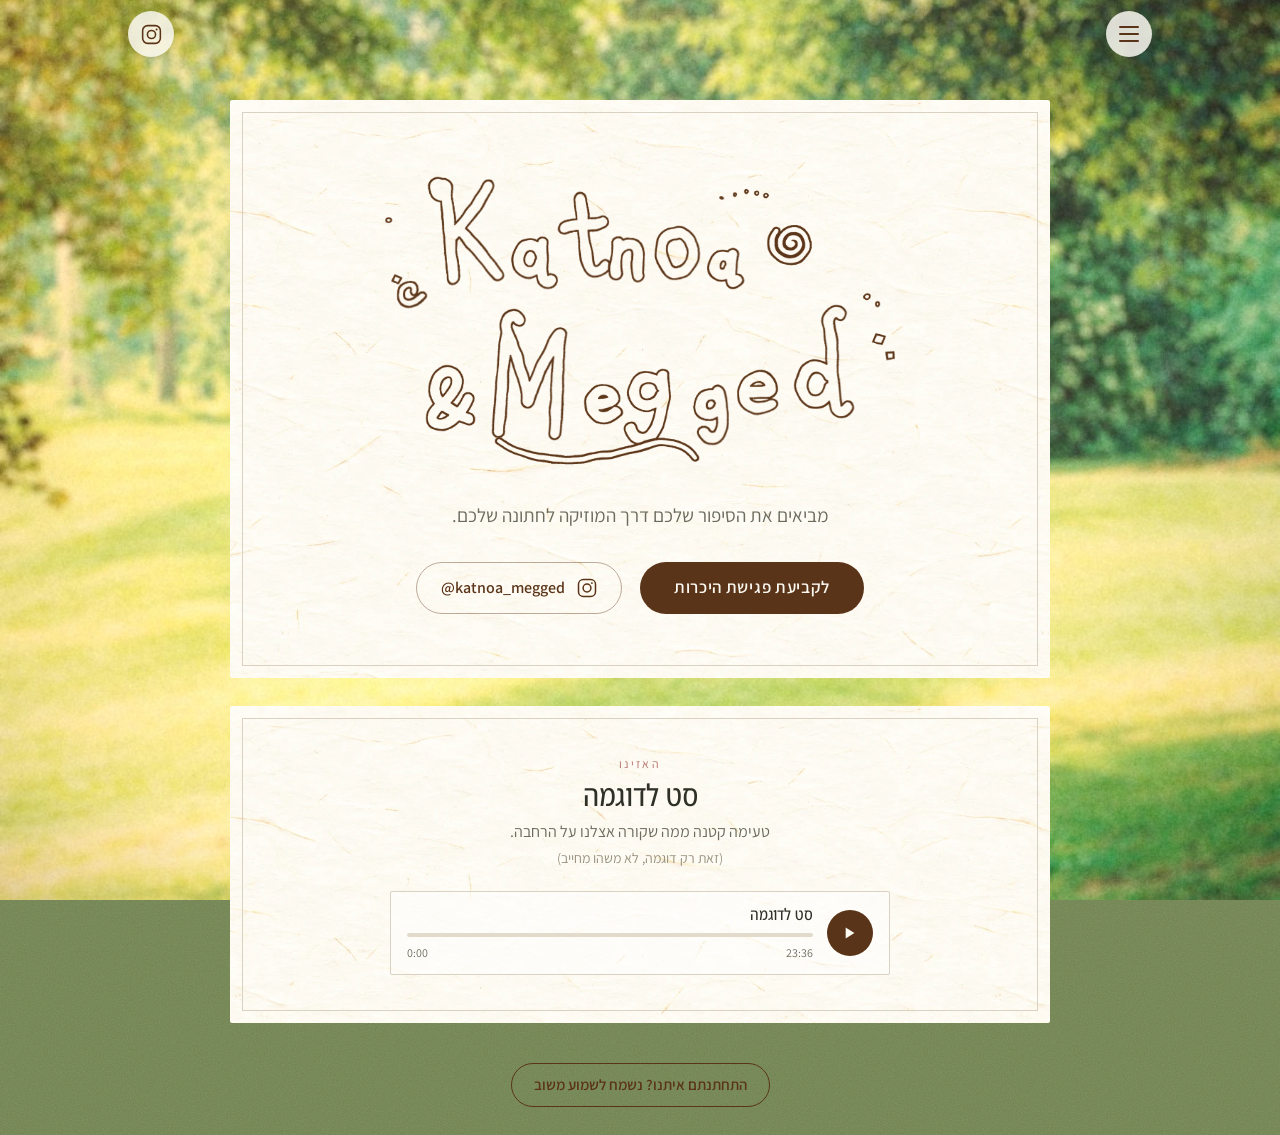
<file: weddings/index.html>
<!doctype html>
<html lang="he" dir="rtl">
<head>
<meta charset="utf-8">
<meta name="viewport" content="width=device-width, initial-scale=1, viewport-fit=cover">
<title>Katnoa &amp; Megged Weddings</title>
<meta name="robots" content="noindex, nofollow">
<meta name="description" content="מביאים את הסיפור שלכם דרך המוזיקה לחתונה שלכם.">
<meta name="theme-color" content="#5f6d4b">
<link rel="icon" href="assets/icons/favicon.ico" sizes="any">
<link rel="icon" href="assets/icons/favicon-32.png" type="image/png" sizes="32x32">
<link rel="apple-touch-icon" href="assets/icons/apple-touch-icon.png">
<link rel="preconnect" href="https://fonts.googleapis.com">
<link rel="preconnect" href="https://fonts.gstatic.com" crossorigin>
<link rel="stylesheet" href="https://fonts.googleapis.com/css2?family=Assistant:wght@400;600&family=Noto+Sans+Hebrew:wdth,wght@75..100,400..500&display=swap">
<link rel="preload" href="assets/bg-film-small.jpg" as="image">
<link rel="preload" href="assets/title/title.webp" as="image">
<link rel="stylesheet" href="assets/style.css?v=19">
</head>
<body class="landing">
<div class="backdrop" aria-hidden="true"></div>
<div class="grain" aria-hidden="true"></div>

<svg width="0" height="0" style="position:absolute" aria-hidden="true">
  <symbol id="i-instagram" viewBox="0 0 24 24"><rect x="3.5" y="3.5" width="17" height="17" rx="4.8" fill="none" stroke="currentColor" stroke-width="1.5"/><circle cx="12" cy="12" r="3.9" fill="none" stroke="currentColor" stroke-width="1.5"/><circle cx="16.9" cy="7.1" r=".95" fill="currentColor"/></symbol>
  <symbol id="i-play" viewBox="0 0 24 24"><path d="M8 5.5v13l10.5-6.5z" fill="currentColor"/></symbol>
  <symbol id="i-pause" viewBox="0 0 24 24"><path d="M7 5h3.5v14H7zM13.5 5H17v14h-3.5z" fill="currentColor"/></symbol>
  <symbol id="i-photo" viewBox="0 0 24 24"><rect x="3" y="5" width="18" height="14" rx="1.5" fill="none" stroke="currentColor" stroke-width="1.3"/><path d="M3 16l5-5 4 4 3-3 6 6" fill="none" stroke="currentColor" stroke-width="1.3"/><circle cx="16" cy="9" r="1.5" fill="none" stroke="currentColor" stroke-width="1.3"/></symbol>
  <symbol id="ornament" viewBox="0 0 100 14"><path d="M2.0 7.9 Q3.5 10.0 4.2 10.0 Q5.0 10.1 5.8 9.0 Q6.5 7.9 7.2 7.1 Q8.0 6.3 8.8 6.2 Q9.5 6.2 10.2 7.1 Q11.0 8.0 11.8 8.9 Q12.5 9.8 13.2 9.9 Q14.0 9.9 14.8 9.0 Q15.5 8.1 16.2 7.1 Q17.0 6.0 17.8 6.1 Q18.5 6.2 19.2 7.1 Q20.0 8.0 20.8 8.9 Q21.5 9.8 22.2 9.8 Q23.0 9.9 23.8 9.0 Q24.5 8.1 25.2 7.0 Q26.0 5.8 26.8 5.9 Q27.5 6.0 28.2 7.0 L29.0 8.0 M70.0 8.2 Q71.5 10.2 72.2 10.0 Q73.0 9.8 73.8 9.0 Q74.5 8.2 75.2 7.3 Q76.0 6.3 76.8 6.1 Q77.5 6.0 78.2 7.0 Q79.0 8.0 79.8 8.8 Q80.5 9.7 81.2 9.9 Q82.0 10.1 82.8 9.1 Q83.5 8.1 84.2 7.2 Q85.0 6.3 85.8 6.3 Q86.5 6.3 87.2 7.2 Q88.0 8.1 88.8 9.1 Q89.5 10.0 90.2 10.0 Q91.0 9.9 91.8 8.9 Q92.5 7.8 93.2 7.0 Q94.0 6.1 94.8 6.0 Q95.5 5.8 96.2 6.8 L97.0 7.8 M51.0 7.7 Q50.7 8.0 50.9 8.2 Q51.2 8.3 50.9 8.7 Q50.6 9.1 50.5 9.2 Q50.4 9.4 50.5 9.5 Q50.5 9.6 50.4 9.6 Q50.3 9.7 50.0 9.5 Q49.7 9.4 49.5 9.5 Q49.2 9.6 49.0 9.4 Q48.7 9.2 48.5 9.3 Q48.3 9.3 47.9 8.9 Q47.5 8.5 47.6 8.3 Q47.6 8.2 47.5 7.7 Q47.4 7.1 47.4 6.9 Q47.5 6.7 47.8 6.3 Q48.2 5.9 48.3 5.7 Q48.4 5.4 48.8 5.2 Q49.1 5.0 49.4 4.9 Q49.7 4.8 50.5 4.7 Q51.2 4.7 51.5 4.7 Q51.9 4.8 52.3 5.2 Q52.7 5.6 53.0 5.8 Q53.4 6.1 53.6 6.6 Q53.8 7.1 54.0 7.4 Q54.3 7.8 54.0 8.5 Q53.8 9.2 53.9 9.7 Q54.0 10.2 53.6 10.7 Q53.1 11.3 52.6 11.6 Q52.1 11.8 51.6 12.2 Q51.0 12.6 50.5 12.7 Q49.9 12.7 49.4 12.9 Q48.8 13.1 48.1 12.8 Q47.3 12.6 46.8 12.3 Q46.2 11.9 45.8 11.3 Q45.4 10.6 44.9 9.9 Q44.5 9.1 44.4 8.5 Q44.3 7.9 44.3 7.2 Q44.2 6.4 44.5 5.8 Q44.7 5.2 45.1 4.6 Q45.5 4.0 46.2 3.3 Q46.9 2.7 47.6 2.4 Q48.3 2.1 49.3 1.8 Q50.2 1.5 50.9 1.6 Q51.7 1.7 52.6 1.9 Q53.6 2.1 54.3 2.7 Q55.0 3.4 55.5 3.9 Q56.1 4.3 56.4 5.3 Q56.8 6.3 57.1 7.3 L57.4 8.3" fill="none" stroke="currentColor" stroke-width="1.3" stroke-linecap="round" stroke-linejoin="round"/></symbol>
</svg>

<header class="topbar" id="topbar">
  <div class="topbar-inner">
    <button class="burger" id="burger" type="button" aria-label="תפריט" aria-expanded="false" aria-controls="menu">
      <span></span><span></span><span></span>
    </button>
    <a class="topbar-logo" href="#" data-view="home" aria-label="לעמוד הראשי"><img src="assets/logo-names.webp?v=3" width="948" height="176" alt=""></a>
    <!-- Instagram link: set the address in assets/landing.js (INSTAGRAM_URL) -->
    <a class="topbar-insta" data-instagram href="#" target="_blank" rel="noopener" aria-label="האינסטגרם שלנו">
      <svg aria-hidden="true"><use href="#i-instagram"/></svg>
    </a>
  </div>
  <nav class="menu" id="menu" aria-label="תפריט" hidden>
    <a href="#" data-view="home">ראשי</a>
    <a href="#gallery" data-view="gallery">גלריה</a>
    <a href="#contact" data-view="contact">קביעת פגישה</a>
    <a href="#questionnaire" data-view="questionnaire">שאלון למתחתנים</a>
    <a href="feedback/">משוב</a>
  </nav>
</header>
<div class="menu-shade" id="menu-shade" hidden></div>

<main class="site">

  <!-- Home -->
  <div class="view" id="page-home" data-title="Katnoa &amp; Megged Weddings">
    <section class="card hero">
      <h1 class="logo-wrap" id="logo">
        <img class="logo" src="assets/title/title.webp" width="1209" height="814" alt="Katnoa &amp; Megged Weddings">
        <img class="title-deco" src="assets/title/deco.webp" width="1457" height="833" alt="" aria-hidden="true">
      </h1>
      <p class="lead">מביאים את הסיפור שלכם דרך המוזיקה לחתונה שלכם.</p>
      <div class="hero-actions">
        <a class="btn" href="#contact" data-view="contact">לקביעת פגישת היכרות</a>
        <a class="insta" data-instagram href="#" target="_blank" rel="noopener">
          <svg aria-hidden="true"><use href="#i-instagram"/></svg>
          <span data-instagram-handle>אינסטגרם</span>
        </a>
      </div>
    </section>

    <!-- Sample set: set the source in assets/landing.js (SAMPLE_SET) -->
    <section class="card set" aria-labelledby="set-title">
      <p class="eyebrow">האזינו</p>
      <h2 class="section-title" id="set-title">סט לדוגמה</h2>
      <p class="section-lead lines"><span>טעימה קטנה ממה שקורה אצלנו על הרחבה.</span><span class="aside">(זאת רק דוגמה, לא משהו מחייב)</span></p>
      <div class="player" id="player">
        <button class="play" type="button" aria-label="נגינה">
          <svg aria-hidden="true"><use href="#i-play"/></svg>
        </button>
        <div class="player-body">
          <p class="player-title" data-set-title>סט לדוגמה</p>
          <div class="bar" role="slider" tabindex="0" aria-label="מיקום בסט" aria-valuemin="0" aria-valuemax="100" aria-valuenow="0"><span class="bar-fill"></span></div>
          <p class="player-time"><span data-current>0:00</span><span data-duration></span></p>
        </div>
        <audio preload="none"></audio>
      </div>
      <div class="embed" id="embed" hidden></div>
    </section>

  </div>

  <!-- Gallery: photos go in assets/gallery/ and are listed in assets/landing.js (GALLERY) -->
  <div class="view" id="page-gallery" data-title="גלריה" hidden>
    <section class="card page-card">
      <header class="page-head">
        <h2 class="section-title drawn-title"><img src="assets/titles/gallery.webp?v=8" width="535" height="203" alt="גלריה"></h2>
        <svg class="ornament" aria-hidden="true"><use href="#ornament"/></svg>
        <p class="section-lead">רגעים מהרחבה, מהחופות ומאחורי העמדה.</p>
      </header>
      <div class="gallery" id="gallery-grid"></div>
    </section>
  </div>

  <div class="view" id="page-contact" data-title="קביעת פגישה" hidden>
    <section class="card page-card page-card--form">
      <div class="panel-body">
        <header class="page-head">
          <h2 class="section-title drawn-title"><img src="assets/titles/contact.webp?v=8" width="1305" height="206" alt="קביעת פגישה"></h2>
          <svg class="ornament" aria-hidden="true"><use href="#ornament"/></svg>
          <p class="section-lead lines">
            <span>מתחתנים? נשמח להכיר.</span>
            <span>השאירו פרטים ונחזור אליכם לתאם פגישת היכרות קצרה בזום.</span>
          </p>
        </header>
        <form class="sheet-form" data-form="contact" novalidate>
          <div class="fields">
            <div class="row">
              <div><label for="c-names">שמות בני הזוג</label><input type="text" id="c-names" name="names" autocomplete="name" required></div>
              <div><label for="c-phone">טלפון</label><input type="tel" id="c-phone" name="phone" autocomplete="tel" inputmode="tel" dir="ltr" required></div>
            </div>
            <div class="row">
              <div><label for="c-email">אימייל <span class="opt">(לא חובה)</span></label><input type="email" id="c-email" name="email" autocomplete="email" dir="ltr"></div>
              <div><label for="c-date">תאריך החתונה</label><input type="date" id="c-date" name="wedding_date"></div>
            </div>
            <div class="row">
              <div><label for="c-venue">מקום האירוע</label><input type="text" id="c-venue" name="venue" placeholder="אם כבר סגרתם"></div>
              <div><label for="c-guests">כמה אורחים בערך? <span class="opt">(לא חובה)</span></label><input type="text" id="c-guests" name="guests" inputmode="numeric"></div>
            </div>
            <div>
              <label for="c-message">משהו שתרצו לספר לנו? <span class="opt">(לא חובה)</span></label>
              <textarea id="c-message" name="message" rows="3" placeholder="איזו אווירה אתם מדמיינים, איך הגעתם אלינו..."></textarea>
            </div>
          </div>
          <input class="hp" type="text" name="website" tabindex="-1" autocomplete="off" aria-hidden="true">
          <div class="actions">
            <button class="btn" type="submit">שליחה</button>
            <p class="error" role="alert"></p>
          </div>
        </form>
      </div>
      <div class="thanks">
        <svg class="ornament" aria-hidden="true"><use href="#ornament"/></svg>
        <h3>תודה, קיבלנו!</h3>
        <p class="lead lines"><span>נחזור אליכם בקרוב לתאם פגישה בזום.</span><span>בינתיים מוזמנים להציץ באינסטגרם שלנו.</span></p>
      </div>
    </section>
  </div>

  <div class="view" id="page-questionnaire" data-title="שאלון למתחתנים" hidden>
    <section class="card page-card page-card--form">
      <div class="panel-body">
        <header class="page-head">
          <h2 class="section-title drawn-title"><img src="assets/titles/questionnaire.webp?v=8" width="1646" height="230" alt="שאלון למתחתנים"></h2>
          <svg class="ornament" aria-hidden="true"><use href="#ornament"/></svg>
          <p class="section-lead lines">
            <span>השאלון הזה עוזר לנו להכיר אתכם ואת המוזיקה שלכם.</span>
            <span>אין תשובות נכונות. כתבו כמה שבא לכם, ותמיד אפשר לדבר על הכול בפגישה.</span>
          </p>
        </header>
        <form class="sheet-form" data-form="questionnaire" novalidate>
          <div class="q">
            <div class="row">
              <div><label for="q-names">שמות בני הזוג</label><input type="text" id="q-names" name="names" required></div>
              <div><label for="q-date">תאריך החתונה</label><input type="date" id="q-date" name="wedding_date"></div>
            </div>
            <div class="row">
              <div><label for="q-phone">טלפון</label><input type="tel" id="q-phone" name="phone" inputmode="tel" dir="ltr"></div>
              <div><label for="q-venue">מקום האירוע</label><input type="text" id="q-venue" name="venue"></div>
            </div>
          </div>

          <fieldset class="q">
            <legend><span class="num">01</span>אילו סגנונות אתם הכי אוהבים? <span class="opt">(אפשר כמה)</span></legend>
            <div class="chips">
              <input type="checkbox" id="q-st-1" name="styles" value="ישראלי"><label for="q-st-1">ישראלי</label>
              <input type="checkbox" id="q-st-2" name="styles" value="מזרחי וים תיכוני"><label for="q-st-2">מזרחי וים תיכוני</label>
              <input type="checkbox" id="q-st-3" name="styles" value="פופ לועזי"><label for="q-st-3">פופ לועזי</label>
              <input type="checkbox" id="q-st-4" name="styles" value="רטרו 70-90"><label for="q-st-4">רטרו 70-90</label>
              <input type="checkbox" id="q-st-5" name="styles" value="היפ הופ ו-R&amp;B"><label for="q-st-5">היפ הופ ו-R&amp;B</label>
              <input type="checkbox" id="q-st-6" name="styles" value="האוס ואלקטרוני"><label for="q-st-6">האוס ואלקטרוני</label>
              <input type="checkbox" id="q-st-7" name="styles" value="פאנק ודיסקו"><label for="q-st-7">פאנק ודיסקו</label>
              <input type="checkbox" id="q-st-8" name="styles" value="רוק"><label for="q-st-8">רוק</label>
              <input type="checkbox" id="q-st-9" name="styles" value="לטיני"><label for="q-st-9">לטיני</label>
              <input type="checkbox" id="q-st-10" name="styles" value="יווני"><label for="q-st-10">יווני</label>
            </div>
            <textarea class="detail" name="styles_details" rows="2" aria-label="סגנונות נוספים" placeholder="משהו נוסף או ספציפי? (לא חובה)"></textarea>
          </fieldset>

          <div class="q">
            <label for="q-artists"><span class="num">02</span>אמנים או שירים שמייצגים אתכם</label>
            <textarea id="q-artists" name="artists" rows="3" placeholder="מה מתנגן אצלכם בבית, באוטו, במסיבות..."></textarea>
          </div>

          <div class="q">
            <label for="q-avoid"><span class="num">03</span>מה אתם לא רוצים לשמוע בחתונה?</label>
            <textarea id="q-avoid" name="avoid" rows="3" placeholder="סגנונות, שירים או אמנים"></textarea>
          </div>

          <fieldset class="q">
            <legend><span class="num">04</span>איזו אווירה תרצו בקבלת הפנים?</legend>
            <div class="chips">
              <input type="radio" id="q-rc-1" name="reception" value="רגוע ונעים"><label for="q-rc-1">רגוע ונעים</label>
              <input type="radio" id="q-rc-2" name="reception" value="גרובי ומחמם"><label for="q-rc-2">גרובי ומחמם</label>
              <input type="radio" id="q-rc-3" name="reception" value="שמח ומקפיץ"><label for="q-rc-3">שמח ומקפיץ</label>
              <input type="radio" id="q-rc-4" name="reception" value="סומכים עליכם"><label for="q-rc-4">סומכים עליכם</label>
            </div>
            <textarea class="detail" name="reception_details" rows="2" aria-label="פירוט" placeholder="רוצים לפרט? (לא חובה)"></textarea>
          </fieldset>

          <div class="q">
            <label for="q-chuppah"><span class="num">05</span>שירים לחופה</label>
            <p class="hint">כניסה, שבירת הכוס, יציאה מהחופה. גם אם עוד לא החלטתם, כתבו כיוון.</p>
            <textarea id="q-chuppah" name="chuppah" rows="3"></textarea>
          </div>

          <div class="q">
            <label for="q-moments"><span class="num">06</span>רגעים מיוחדים במהלך הערב</label>
            <p class="hint">ריקוד ראשון, הפתעה, ריקוד עם ההורים, סלואו, שיר של המשפחה.</p>
            <textarea id="q-moments" name="moments" rows="3"></textarea>
          </div>

          <div class="q">
            <label for="q-must"><span class="num">07</span>שירים שחייבים להתנגן</label>
            <textarea id="q-must" name="must_play" rows="3"></textarea>
          </div>

          <fieldset class="q">
            <legend><span class="num">08</span>מי הקהל שלכם?</legend>
            <div class="chips">
              <input type="radio" id="q-cr-1" name="crowd" value="בעיקר צעירים"><label for="q-cr-1">בעיקר צעירים</label>
              <input type="radio" id="q-cr-2" name="crowd" value="מעורב"><label for="q-cr-2">מעורב</label>
              <input type="radio" id="q-cr-3" name="crowd" value="הרבה משפחה מבוגרת"><label for="q-cr-3">הרבה משפחה מבוגרת</label>
            </div>
            <textarea class="detail" name="crowd_details" rows="2" aria-label="פירוט" placeholder="משהו שכדאי שנדע על הקהל? (לא חובה)"></textarea>
          </fieldset>

          <div class="q">
            <label for="q-playlist"><span class="num">09</span>יש לכם פלייליסט?</label>
            <p class="hint">קישור לספוטיפיי, יוטיוב או אפל מיוזיק.</p>
            <input type="url" id="q-playlist" name="playlist" dir="ltr" placeholder="https://">
          </div>

          <div class="q">
            <label for="q-more"><span class="num">10</span>עוד משהו שחשוב לכם שנדע?</label>
            <textarea id="q-more" name="more" rows="3"></textarea>
          </div>

          <input class="hp" type="text" name="website" tabindex="-1" autocomplete="off" aria-hidden="true">
          <div class="actions">
            <button class="btn" type="submit">שליחת השאלון</button>
            <p class="error" role="alert"></p>
          </div>
        </form>
      </div>
      <div class="thanks">
        <svg class="ornament" aria-hidden="true"><use href="#ornament"/></svg>
        <h3>תודה רבה!</h3>
        <p class="lead lines"><span>עכשיו אנחנו מכירים אתכם קצת יותר טוב.</span><span>נעבור על הכול ונדבר בקרוב.</span></p>
      </div>
    </section>
  </div>

  <footer class="site-foot">
    <a href="feedback/">התחתנתם איתנו? נשמח לשמוע משוב</a>
  </footer>
</main>

<div class="lightbox" id="lightbox" role="dialog" aria-modal="true" aria-label="גלריה" hidden>
  <div class="lightbox-stage"></div>
  <button class="lightbox-close" type="button" aria-label="סגירה">&times;</button>
  <button class="lightbox-prev" type="button" aria-label="הקודם">&#8250;</button>
  <button class="lightbox-next" type="button" aria-label="הבא">&#8249;</button>
</div>

<script src="assets/landing.js?v=7"></script>
</body>
</html>
</file>
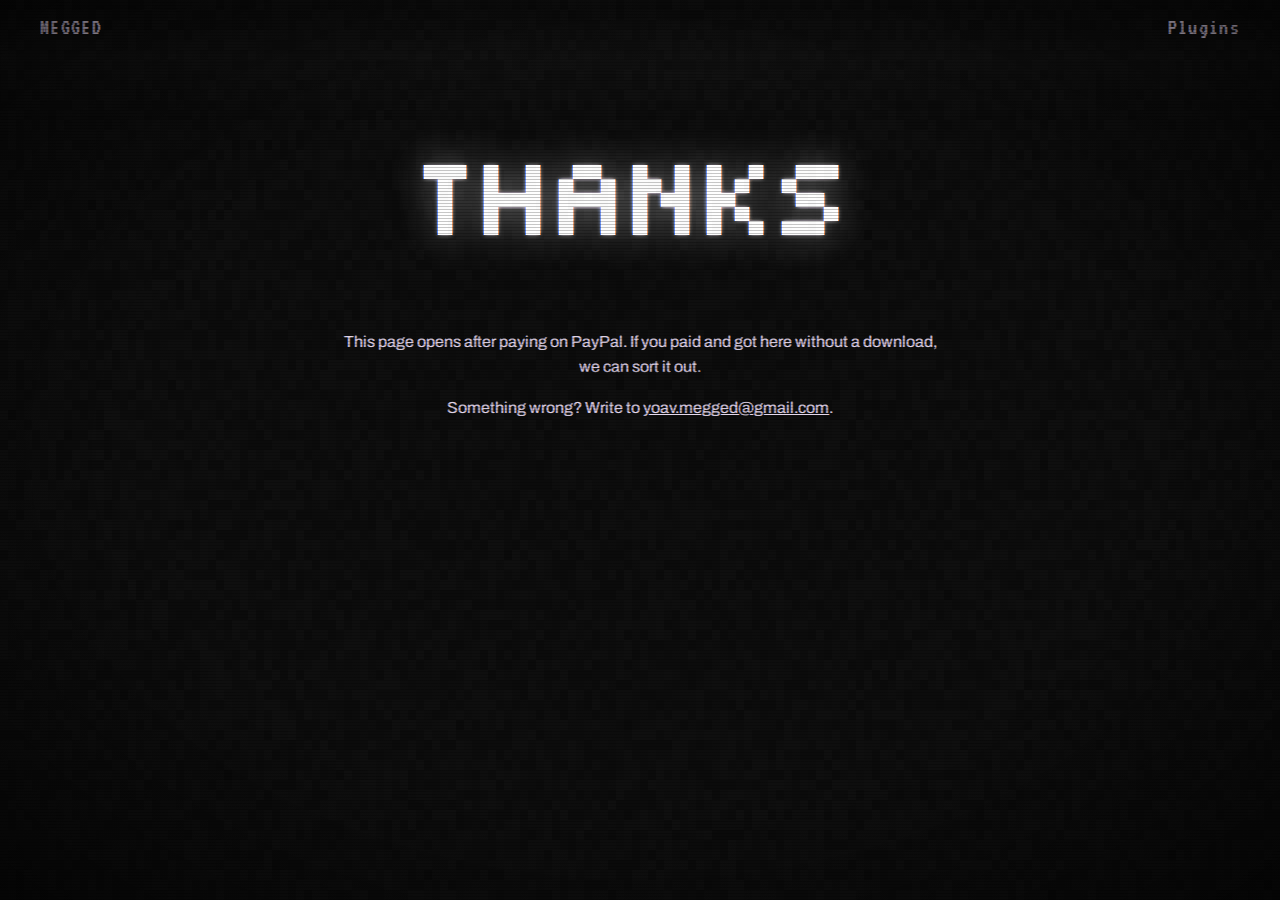
<file: plugins/download/index.html>
<!doctype html>
<html lang="en" dir="ltr">
<head>
<meta charset="utf-8">
<meta name="viewport" content="width=device-width, initial-scale=1, viewport-fit=cover">
<title>Pixel Park · Download</title>
<meta name="robots" content="noindex">
<link rel="icon" href="/favicon.ico?v=3" sizes="any">
<link rel="icon" type="image/png" sizes="32x32" href="/icons/favicon-32.png?v=3">
<meta name="theme-color" content="#121212">
<link rel="preconnect" href="https://fonts.googleapis.com">
<link rel="preconnect" href="https://fonts.gstatic.com" crossorigin>
<link rel="stylesheet" href="https://fonts.googleapis.com/css2?family=Archivo:wdth,wght@62..125,300..800&display=swap">
<link rel="stylesheet" href="../../css/site.css?v=22">
<link rel="stylesheet" href="../store.css?v=4">
<link rel="stylesheet" href="../../fx/vhs-glitch.css?v=23">
</head>
<body>

<div id="stage">

  <nav class="store-nav">
    <a href="/">MEGGED</a>
    <a href="/plugins/">Plugins</a>
  </nav>

  <header class="store-head">
    <h1>THANKS</h1>
  </header>

  <main class="dl" id="dl" data-fx="calm" aria-live="polite">
    <p>Checking your payment…</p>
  </main>

</div>

<script src="../config.js?v=7"></script>
<script src="download.js?v=3"></script>
<script src="../../fx/vhs-glitch.js?v=23"></script>
</body>
</html>
</file>
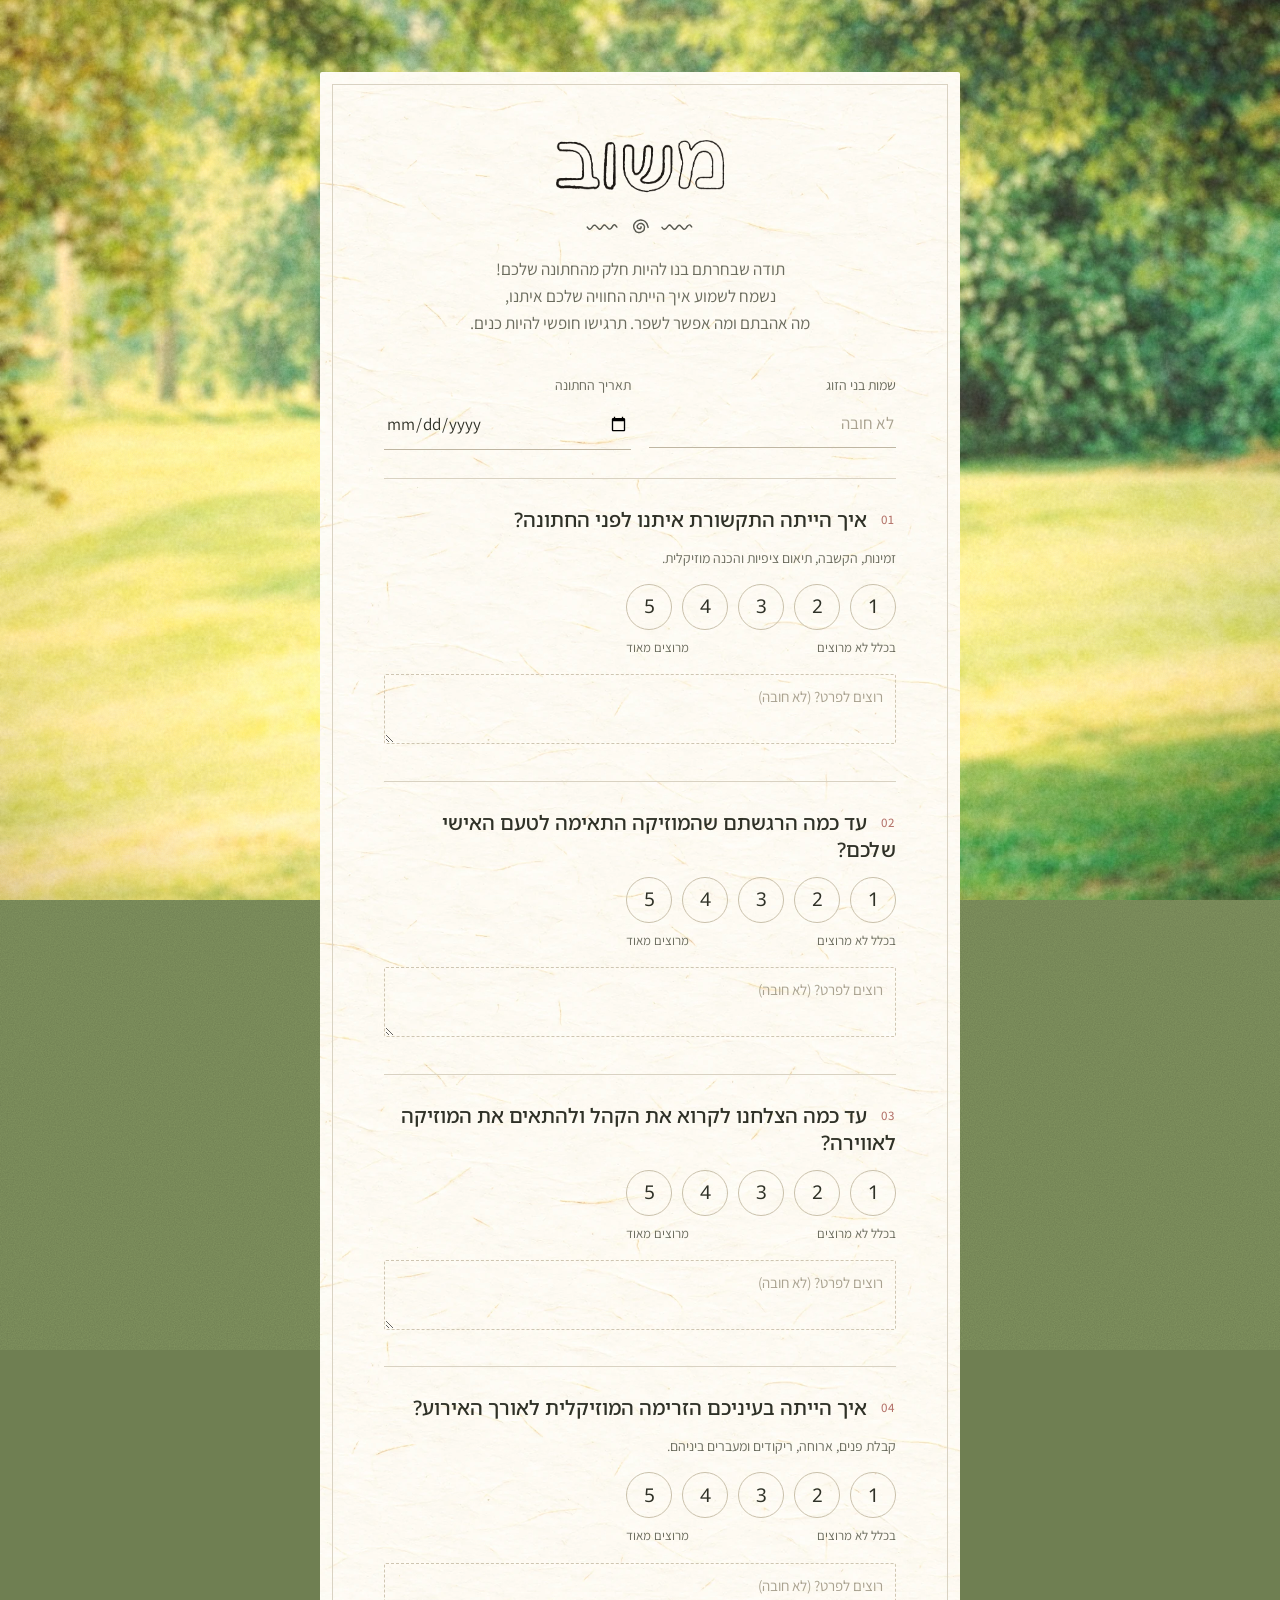
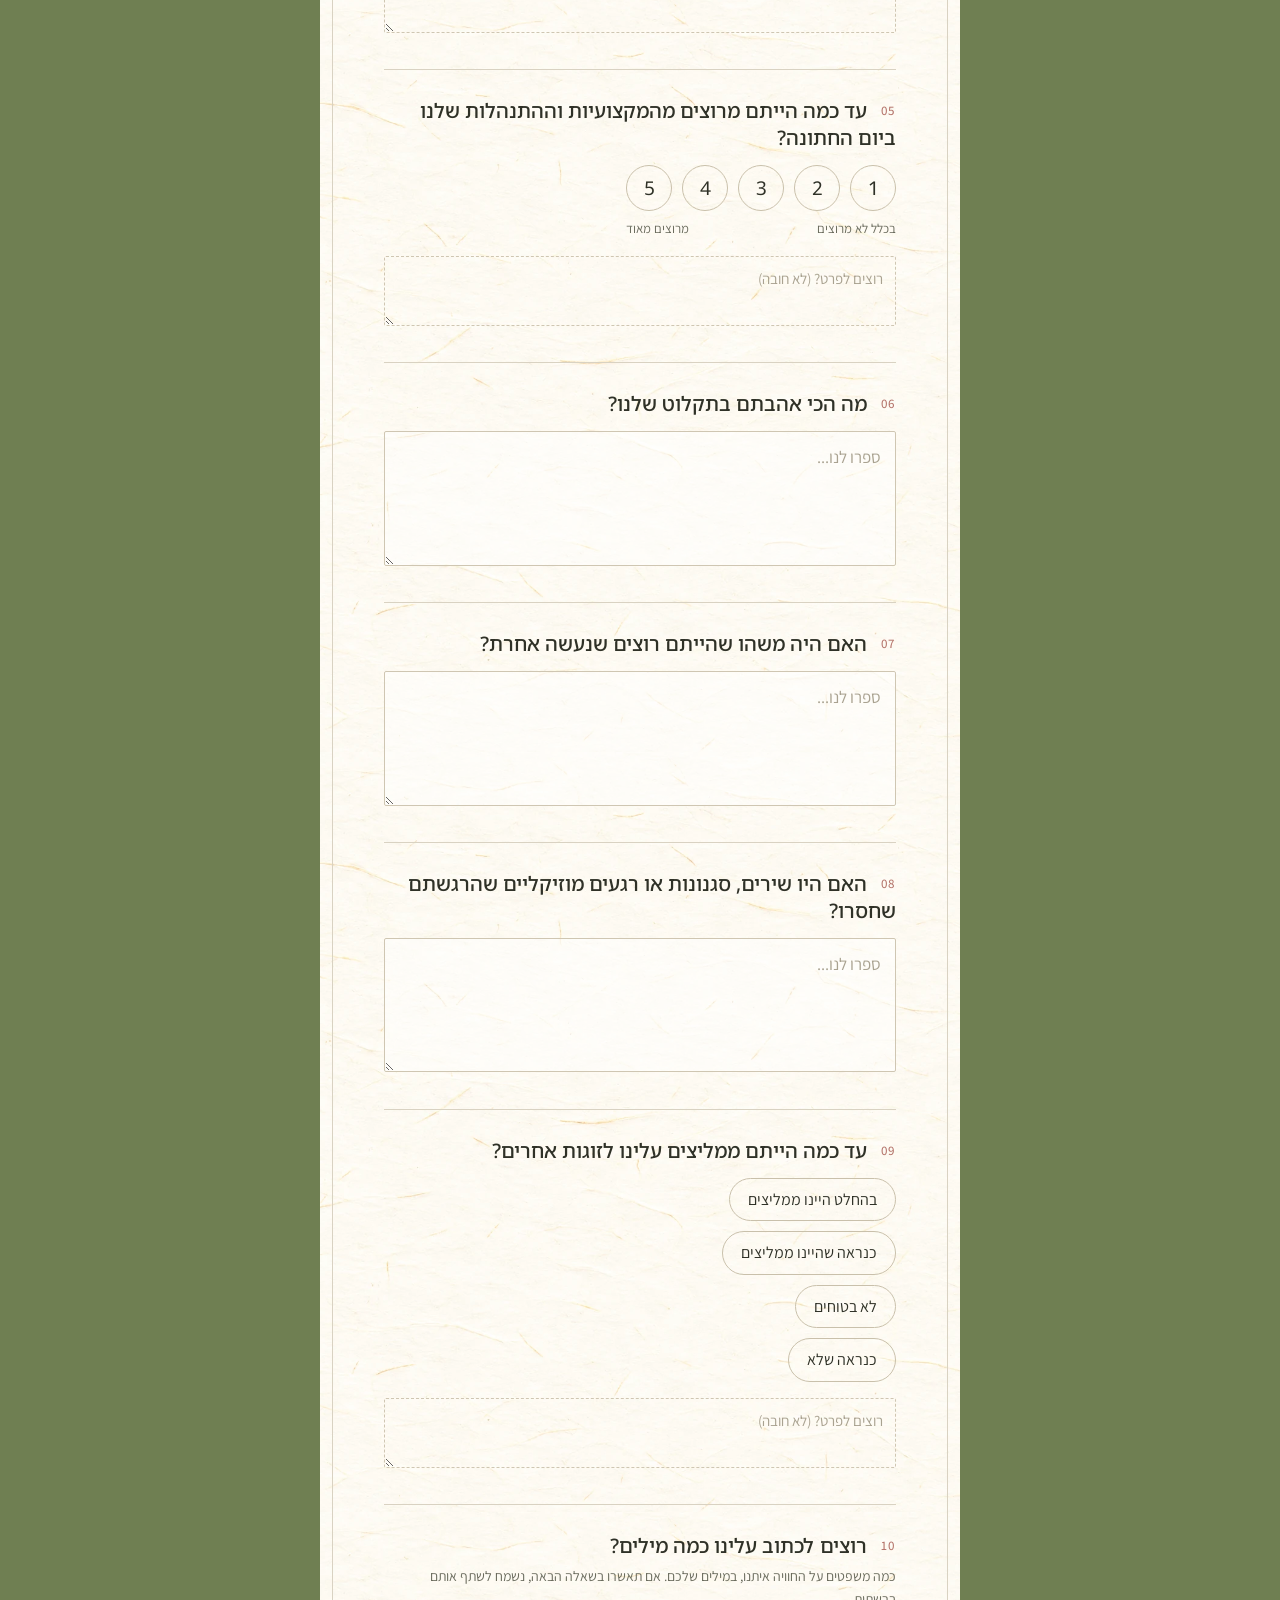
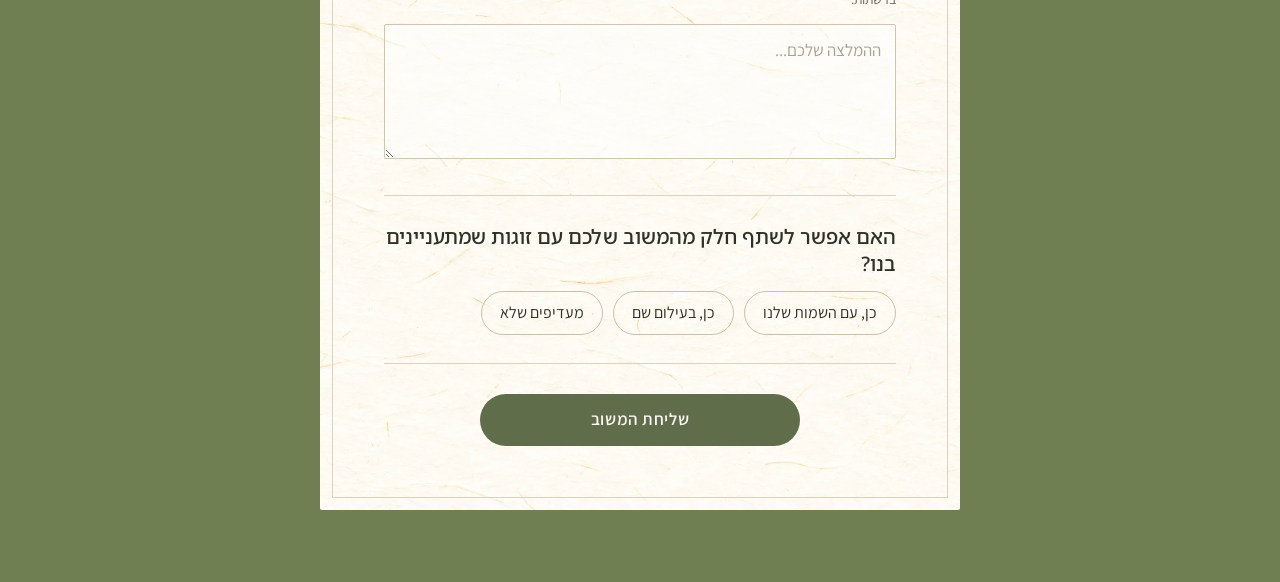
<file: weddings/feedback/index.html>
<!doctype html>
<html lang="he" dir="rtl">
<head>
<meta charset="utf-8">
<meta name="viewport" content="width=device-width, initial-scale=1, viewport-fit=cover">
<title>משוב אחרי החתונה</title>
<meta name="robots" content="noindex, nofollow">
<meta name="description" content="נשמח לשמוע איך הייתה החוויה שלכם איתנו.">
<meta name="theme-color" content="#5f6d4b">
<link rel="icon" href="../assets/icons/favicon.ico" sizes="any">
<link rel="icon" href="../assets/icons/favicon-32.png" type="image/png" sizes="32x32">
<link rel="apple-touch-icon" href="../assets/icons/apple-touch-icon.png">
<link rel="preconnect" href="https://fonts.googleapis.com">
<link rel="preconnect" href="https://fonts.gstatic.com" crossorigin>
<link rel="stylesheet" href="https://fonts.googleapis.com/css2?family=Assistant:wght@400;600&family=Noto+Sans+Hebrew:wdth,wght@75..100,400..500&display=swap">
<link rel="preload" href="../assets/bg-film-small.jpg" as="image">
<link rel="preload" href="../assets/titles/feedback.webp?v=8" as="image">
<link rel="stylesheet" href="../assets/style.css?v=19">
</head>
<body>
<div class="backdrop" aria-hidden="true"></div>
<div class="grain" aria-hidden="true"></div>

<main class="page">
  <article class="card" id="card">
  <header class="head">
    <h1 class="drawn-title"><img src="../assets/titles/feedback.webp?v=8" width="525" height="179" alt="משוב אחרי החתונה"></h1>
    <svg class="ornament" viewBox="0 0 100 14" aria-hidden="true"><path d="M2.0 7.9 Q3.5 10.0 4.2 10.0 Q5.0 10.1 5.8 9.0 Q6.5 7.9 7.2 7.1 Q8.0 6.3 8.8 6.2 Q9.5 6.2 10.2 7.1 Q11.0 8.0 11.8 8.9 Q12.5 9.8 13.2 9.9 Q14.0 9.9 14.8 9.0 Q15.5 8.1 16.2 7.1 Q17.0 6.0 17.8 6.1 Q18.5 6.2 19.2 7.1 Q20.0 8.0 20.8 8.9 Q21.5 9.8 22.2 9.8 Q23.0 9.9 23.8 9.0 Q24.5 8.1 25.2 7.0 Q26.0 5.8 26.8 5.9 Q27.5 6.0 28.2 7.0 L29.0 8.0 M70.0 8.2 Q71.5 10.2 72.2 10.0 Q73.0 9.8 73.8 9.0 Q74.5 8.2 75.2 7.3 Q76.0 6.3 76.8 6.1 Q77.5 6.0 78.2 7.0 Q79.0 8.0 79.8 8.8 Q80.5 9.7 81.2 9.9 Q82.0 10.1 82.8 9.1 Q83.5 8.1 84.2 7.2 Q85.0 6.3 85.8 6.3 Q86.5 6.3 87.2 7.2 Q88.0 8.1 88.8 9.1 Q89.5 10.0 90.2 10.0 Q91.0 9.9 91.8 8.9 Q92.5 7.8 93.2 7.0 Q94.0 6.1 94.8 6.0 Q95.5 5.8 96.2 6.8 L97.0 7.8 M51.0 7.7 Q50.7 8.0 50.9 8.2 Q51.2 8.3 50.9 8.7 Q50.6 9.1 50.5 9.2 Q50.4 9.4 50.5 9.5 Q50.5 9.6 50.4 9.6 Q50.3 9.7 50.0 9.5 Q49.7 9.4 49.5 9.5 Q49.2 9.6 49.0 9.4 Q48.7 9.2 48.5 9.3 Q48.3 9.3 47.9 8.9 Q47.5 8.5 47.6 8.3 Q47.6 8.2 47.5 7.7 Q47.4 7.1 47.4 6.9 Q47.5 6.7 47.8 6.3 Q48.2 5.9 48.3 5.7 Q48.4 5.4 48.8 5.2 Q49.1 5.0 49.4 4.9 Q49.7 4.8 50.5 4.7 Q51.2 4.7 51.5 4.7 Q51.9 4.8 52.3 5.2 Q52.7 5.6 53.0 5.8 Q53.4 6.1 53.6 6.6 Q53.8 7.1 54.0 7.4 Q54.3 7.8 54.0 8.5 Q53.8 9.2 53.9 9.7 Q54.0 10.2 53.6 10.7 Q53.1 11.3 52.6 11.6 Q52.1 11.8 51.6 12.2 Q51.0 12.6 50.5 12.7 Q49.9 12.7 49.4 12.9 Q48.8 13.1 48.1 12.8 Q47.3 12.6 46.8 12.3 Q46.2 11.9 45.8 11.3 Q45.4 10.6 44.9 9.9 Q44.5 9.1 44.4 8.5 Q44.3 7.9 44.3 7.2 Q44.2 6.4 44.5 5.8 Q44.7 5.2 45.1 4.6 Q45.5 4.0 46.2 3.3 Q46.9 2.7 47.6 2.4 Q48.3 2.1 49.3 1.8 Q50.2 1.5 50.9 1.6 Q51.7 1.7 52.6 1.9 Q53.6 2.1 54.3 2.7 Q55.0 3.4 55.5 3.9 Q56.1 4.3 56.4 5.3 Q56.8 6.3 57.1 7.3 L57.4 8.3" fill="none" stroke="currentColor" stroke-width="1.3" stroke-linecap="round" stroke-linejoin="round"/></svg>
    <p class="lead lines">
      <span>תודה שבחרתם בנו להיות חלק מהחתונה שלכם!</span>
      <span>נשמח לשמוע איך הייתה החוויה שלכם איתנו,</span>
      <span>מה אהבתם ומה אפשר לשפר. תרגישו חופשי להיות כנים.</span>
    </p>
  </header>

  <form id="feedback" novalidate>
    <div class="q">
      <div class="row">
        <div><label for="couple">שמות בני הזוג</label><input type="text" id="couple" name="couple" autocomplete="off" placeholder="לא חובה"></div>
        <div><label for="wedding_date">תאריך החתונה</label><input type="date" id="wedding_date" name="wedding_date"></div>
      </div>
    </div>

    <fieldset class="q">
      <legend><span class="num">01</span>איך הייתה התקשורת איתנו לפני החתונה?</legend>
      <p class="hint">זמינות, הקשבה, תיאום ציפיות והכנה מוזיקלית.</p>
      <div class="scale">
        <input type="radio" id="communication-1" name="communication" value="1" required><label for="communication-1">1</label>
        <input type="radio" id="communication-2" name="communication" value="2" required><label for="communication-2">2</label>
        <input type="radio" id="communication-3" name="communication" value="3" required><label for="communication-3">3</label>
        <input type="radio" id="communication-4" name="communication" value="4" required><label for="communication-4">4</label>
        <input type="radio" id="communication-5" name="communication" value="5" required><label for="communication-5">5</label>
      </div>
      <div class="scale-ends" aria-hidden="true"><span>בכלל לא מרוצים</span><span>מרוצים מאוד</span></div>
      <textarea class="detail" name="communication_details" rows="2" aria-label="פירוט" placeholder="רוצים לפרט? (לא חובה)"></textarea>
    </fieldset>

    <fieldset class="q">
      <legend><span class="num">02</span>עד כמה הרגשתם שהמוזיקה התאימה לטעם האישי שלכם?</legend>
      <div class="scale">
        <input type="radio" id="taste-1" name="taste" value="1" required><label for="taste-1">1</label>
        <input type="radio" id="taste-2" name="taste" value="2" required><label for="taste-2">2</label>
        <input type="radio" id="taste-3" name="taste" value="3" required><label for="taste-3">3</label>
        <input type="radio" id="taste-4" name="taste" value="4" required><label for="taste-4">4</label>
        <input type="radio" id="taste-5" name="taste" value="5" required><label for="taste-5">5</label>
      </div>
      <div class="scale-ends" aria-hidden="true"><span>בכלל לא מרוצים</span><span>מרוצים מאוד</span></div>
      <textarea class="detail" name="taste_details" rows="2" aria-label="פירוט" placeholder="רוצים לפרט? (לא חובה)"></textarea>
    </fieldset>

    <fieldset class="q">
      <legend><span class="num">03</span>עד כמה הצלחנו לקרוא את הקהל ולהתאים את המוזיקה לאווירה?</legend>
      <div class="scale">
        <input type="radio" id="crowd-1" name="crowd" value="1" required><label for="crowd-1">1</label>
        <input type="radio" id="crowd-2" name="crowd" value="2" required><label for="crowd-2">2</label>
        <input type="radio" id="crowd-3" name="crowd" value="3" required><label for="crowd-3">3</label>
        <input type="radio" id="crowd-4" name="crowd" value="4" required><label for="crowd-4">4</label>
        <input type="radio" id="crowd-5" name="crowd" value="5" required><label for="crowd-5">5</label>
      </div>
      <div class="scale-ends" aria-hidden="true"><span>בכלל לא מרוצים</span><span>מרוצים מאוד</span></div>
      <textarea class="detail" name="crowd_details" rows="2" aria-label="פירוט" placeholder="רוצים לפרט? (לא חובה)"></textarea>
    </fieldset>

    <fieldset class="q">
      <legend><span class="num">04</span>איך הייתה בעיניכם הזרימה המוזיקלית לאורך האירוע?</legend>
      <p class="hint">קבלת פנים, ארוחה, ריקודים ומעברים ביניהם.</p>
      <div class="scale">
        <input type="radio" id="flow-1" name="flow" value="1" required><label for="flow-1">1</label>
        <input type="radio" id="flow-2" name="flow" value="2" required><label for="flow-2">2</label>
        <input type="radio" id="flow-3" name="flow" value="3" required><label for="flow-3">3</label>
        <input type="radio" id="flow-4" name="flow" value="4" required><label for="flow-4">4</label>
        <input type="radio" id="flow-5" name="flow" value="5" required><label for="flow-5">5</label>
      </div>
      <div class="scale-ends" aria-hidden="true"><span>בכלל לא מרוצים</span><span>מרוצים מאוד</span></div>
      <textarea class="detail" name="flow_details" rows="2" aria-label="פירוט" placeholder="רוצים לפרט? (לא חובה)"></textarea>
    </fieldset>

    <fieldset class="q">
      <legend><span class="num">05</span>עד כמה הייתם מרוצים מהמקצועיות וההתנהלות שלנו ביום החתונה?</legend>
      <div class="scale">
        <input type="radio" id="professional-1" name="professional" value="1" required><label for="professional-1">1</label>
        <input type="radio" id="professional-2" name="professional" value="2" required><label for="professional-2">2</label>
        <input type="radio" id="professional-3" name="professional" value="3" required><label for="professional-3">3</label>
        <input type="radio" id="professional-4" name="professional" value="4" required><label for="professional-4">4</label>
        <input type="radio" id="professional-5" name="professional" value="5" required><label for="professional-5">5</label>
      </div>
      <div class="scale-ends" aria-hidden="true"><span>בכלל לא מרוצים</span><span>מרוצים מאוד</span></div>
      <textarea class="detail" name="professional_details" rows="2" aria-label="פירוט" placeholder="רוצים לפרט? (לא חובה)"></textarea>
    </fieldset>

    <div class="q">
      <label for="loved"><span class="num">06</span>מה הכי אהבתם בתקלוט שלנו?</label>
      <textarea id="loved" name="loved" rows="4" placeholder="ספרו לנו..."></textarea>
    </div>

    <div class="q">
      <label for="different"><span class="num">07</span>האם היה משהו שהייתם רוצים שנעשה אחרת?</label>
      <textarea id="different" name="different" rows="4" placeholder="ספרו לנו..."></textarea>
    </div>

    <div class="q">
      <label for="missing"><span class="num">08</span>האם היו שירים, סגנונות או רגעים מוזיקליים שהרגשתם שחסרו?</label>
      <textarea id="missing" name="missing" rows="4" placeholder="ספרו לנו..."></textarea>
    </div>

    <fieldset class="q">
      <legend><span class="num">09</span>עד כמה הייתם ממליצים עלינו לזוגות אחרים?</legend>
      <div class="chips chips--stack">
        <input type="radio" id="recommend-1" name="recommend" value="בהחלט היינו ממליצים" required><label for="recommend-1">בהחלט היינו ממליצים</label>
        <input type="radio" id="recommend-2" name="recommend" value="כנראה שהיינו ממליצים" required><label for="recommend-2">כנראה שהיינו ממליצים</label>
        <input type="radio" id="recommend-3" name="recommend" value="לא בטוחים" required><label for="recommend-3">לא בטוחים</label>
        <input type="radio" id="recommend-4" name="recommend" value="כנראה שלא" required><label for="recommend-4">כנראה שלא</label>
      </div>
      <textarea class="detail" name="recommend_details" rows="2" aria-label="פירוט" placeholder="רוצים לפרט? (לא חובה)"></textarea>
    </fieldset>

    <div class="q">
      <label for="more"><span class="num">10</span>רוצים לכתוב עלינו כמה מילים?</label>
      <p class="hint">כמה משפטים על החוויה איתנו, במילים שלכם. אם תאשרו בשאלה הבאה, נשמח לשתף אותם ברשתות.</p>
      <textarea id="more" name="more" rows="4" placeholder="ההמלצה שלכם..."></textarea>
    </div>

    <fieldset class="q">
      <legend>האם אפשר לשתף חלק מהמשוב שלכם עם זוגות שמתעניינים בנו?</legend>
      <div class="chips">
        <input type="radio" id="share-1" name="share" value="כן, עם השמות שלנו" required><label for="share-1">כן, עם השמות שלנו</label>
        <input type="radio" id="share-2" name="share" value="כן, בעילום שם" required><label for="share-2">כן, בעילום שם</label>
        <input type="radio" id="share-3" name="share" value="מעדיפים שלא" required><label for="share-3">מעדיפים שלא</label>
      </div>
    </fieldset>

    <input type="text" name="website" class="hp" tabindex="-1" autocomplete="off" aria-hidden="true">

    <div class="actions">
      <button class="btn" type="submit">שליחת המשוב</button>
      <p class="error" id="error" role="alert"></p>
    </div>
  </form>

  <section class="thanks" aria-live="polite">
    <svg class="ornament" viewBox="0 0 100 14" aria-hidden="true"><path d="M2.0 7.9 Q3.5 10.0 4.2 10.0 Q5.0 10.1 5.8 9.0 Q6.5 7.9 7.2 7.1 Q8.0 6.3 8.8 6.2 Q9.5 6.2 10.2 7.1 Q11.0 8.0 11.8 8.9 Q12.5 9.8 13.2 9.9 Q14.0 9.9 14.8 9.0 Q15.5 8.1 16.2 7.1 Q17.0 6.0 17.8 6.1 Q18.5 6.2 19.2 7.1 Q20.0 8.0 20.8 8.9 Q21.5 9.8 22.2 9.8 Q23.0 9.9 23.8 9.0 Q24.5 8.1 25.2 7.0 Q26.0 5.8 26.8 5.9 Q27.5 6.0 28.2 7.0 L29.0 8.0 M70.0 8.2 Q71.5 10.2 72.2 10.0 Q73.0 9.8 73.8 9.0 Q74.5 8.2 75.2 7.3 Q76.0 6.3 76.8 6.1 Q77.5 6.0 78.2 7.0 Q79.0 8.0 79.8 8.8 Q80.5 9.7 81.2 9.9 Q82.0 10.1 82.8 9.1 Q83.5 8.1 84.2 7.2 Q85.0 6.3 85.8 6.3 Q86.5 6.3 87.2 7.2 Q88.0 8.1 88.8 9.1 Q89.5 10.0 90.2 10.0 Q91.0 9.9 91.8 8.9 Q92.5 7.8 93.2 7.0 Q94.0 6.1 94.8 6.0 Q95.5 5.8 96.2 6.8 L97.0 7.8 M51.0 7.7 Q50.7 8.0 50.9 8.2 Q51.2 8.3 50.9 8.7 Q50.6 9.1 50.5 9.2 Q50.4 9.4 50.5 9.5 Q50.5 9.6 50.4 9.6 Q50.3 9.7 50.0 9.5 Q49.7 9.4 49.5 9.5 Q49.2 9.6 49.0 9.4 Q48.7 9.2 48.5 9.3 Q48.3 9.3 47.9 8.9 Q47.5 8.5 47.6 8.3 Q47.6 8.2 47.5 7.7 Q47.4 7.1 47.4 6.9 Q47.5 6.7 47.8 6.3 Q48.2 5.9 48.3 5.7 Q48.4 5.4 48.8 5.2 Q49.1 5.0 49.4 4.9 Q49.7 4.8 50.5 4.7 Q51.2 4.7 51.5 4.7 Q51.9 4.8 52.3 5.2 Q52.7 5.6 53.0 5.8 Q53.4 6.1 53.6 6.6 Q53.8 7.1 54.0 7.4 Q54.3 7.8 54.0 8.5 Q53.8 9.2 53.9 9.7 Q54.0 10.2 53.6 10.7 Q53.1 11.3 52.6 11.6 Q52.1 11.8 51.6 12.2 Q51.0 12.6 50.5 12.7 Q49.9 12.7 49.4 12.9 Q48.8 13.1 48.1 12.8 Q47.3 12.6 46.8 12.3 Q46.2 11.9 45.8 11.3 Q45.4 10.6 44.9 9.9 Q44.5 9.1 44.4 8.5 Q44.3 7.9 44.3 7.2 Q44.2 6.4 44.5 5.8 Q44.7 5.2 45.1 4.6 Q45.5 4.0 46.2 3.3 Q46.9 2.7 47.6 2.4 Q48.3 2.1 49.3 1.8 Q50.2 1.5 50.9 1.6 Q51.7 1.7 52.6 1.9 Q53.6 2.1 54.3 2.7 Q55.0 3.4 55.5 3.9 Q56.1 4.3 56.4 5.3 Q56.8 6.3 57.1 7.3 L57.4 8.3" fill="none" stroke="currentColor" stroke-width="1.3" stroke-linecap="round" stroke-linejoin="round"/></svg>
    <h1>תודה רבה!</h1>
    <p class="lead lines thanks-text">
      <span>שמחנו לחגוג את האהבה שלכם.</span>
      <span>מאחלים שנים ארוכות של שותפות, צחוק ואהבה</span>
      <span>(והמון מוזיקה טובה!)</span>
    </p>
  </section>
  </article>
</main>

<script src="../assets/feedback.js?v=2"></script>
</body>
</html>
</file>
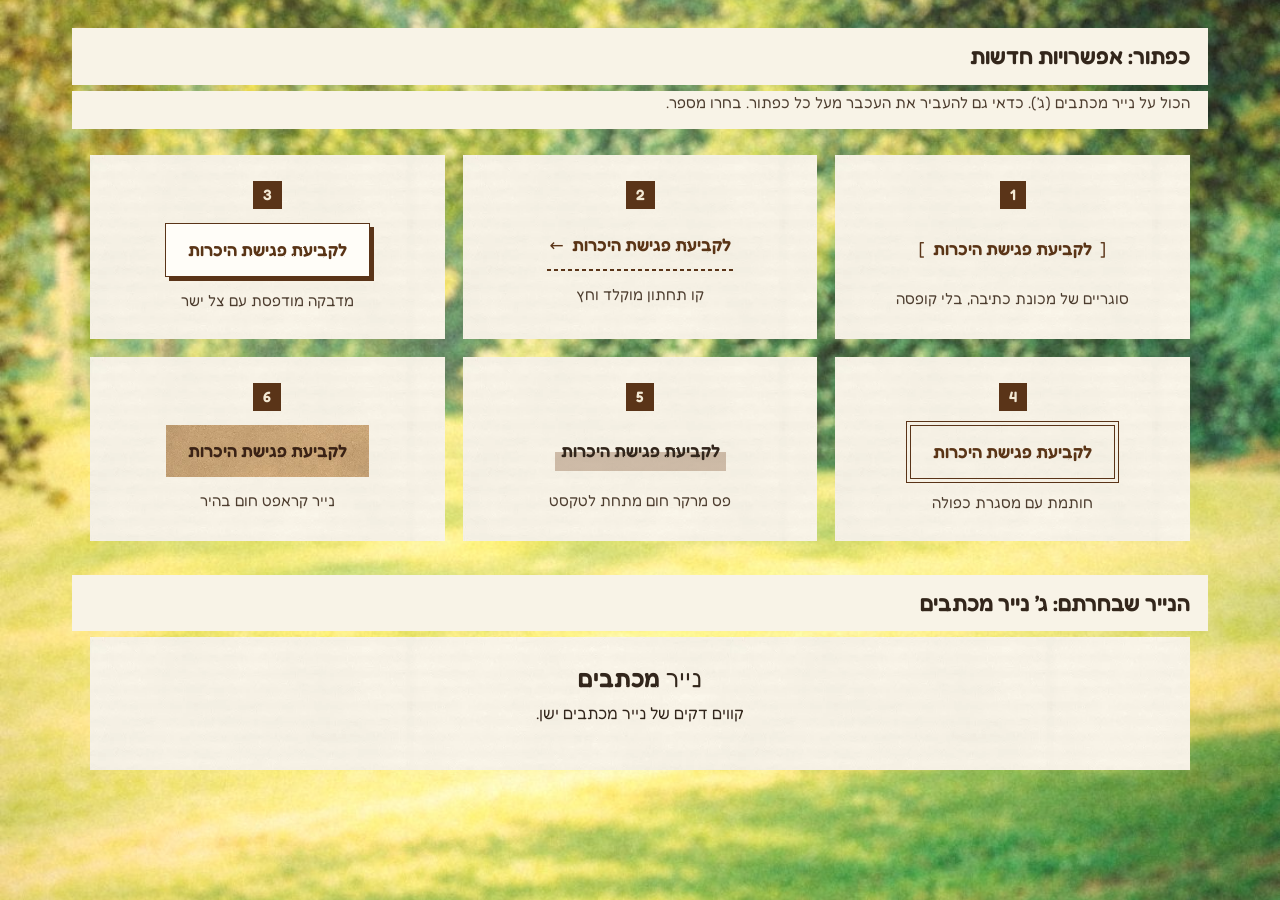
<file: weddings-test/textures.html>
<!doctype html>
<html lang="he" dir="rtl">
<head>
<meta charset="utf-8">
<meta name="viewport" content="width=device-width, initial-scale=1">
<title>טקסטורות לבחירה</title>
<meta name="robots" content="noindex, nofollow">
<link rel="stylesheet" href="assets/vintage.css?v=19">
<style>
  body { margin: 0; padding: 28px 16px 60px; background: #7d8a4f url("assets/bg-film.jpg") center / cover fixed; }
  h1 { margin: 0 auto 6px; max-width: 1100px; padding: 14px 18px; font: 700 22px/1.3 var(--type); color: var(--ink); background: #f8f3e7; }
  .note { margin: 0 auto 26px; max-width: 1100px; padding: 0 18px 14px; font: 400 15px/1.6 var(--type); color: var(--ink-soft); background: #f8f3e7; }
  .grid { display: grid; grid-template-columns: repeat(auto-fit, minmax(320px, 1fr)); gap: 18px; max-width: 1100px; margin: 0 auto 34px; }
  .sw { padding: 26px 22px 24px; color: var(--ink); text-align: center; }
  .tag { display: inline-block; margin-bottom: 12px; padding: 2px 10px; font: 700 15px/1.6 var(--type); color: #f3e9d4; background: var(--brown); }
  .sw h2 { margin: 0 0 6px; font: 400 24px/1.3 var(--type); filter: url(#ink); }
  .sw h2 b { font-weight: 700; }
  .sw p { margin: 0 0 18px; font: 400 16px/1.7 var(--type); filter: url(#ink-sm); }
  .p-a { background: #f8f3e7 url("assets/paper.webp") 0 0 / 640px; }
  .p-b { background: #f8f3e7 url("assets/tex/washi.webp") 0 0 / 640px; }
  .p-c { background: #f8f3e7 url("assets/tex/laid.webp?v=3") 0 0 / 640px; }
  .p-d { background: #f8f3e7 url("assets/tex/cotton.webp") 0 0 / 640px; }
  .p-e { background: #f6f0e2 url("assets/tex/recycled.webp") 0 0 / 640px; }
  .b { display: inline-flex; align-items: center; justify-content: center; min-height: 54px; padding: 0 30px; font: 700 17px/1 var(--type); color: #f3e9d4; background-color: var(--brown); white-space: nowrap; }
  .b i { font-style: normal; filter: url(#ink); }
  .b-1 { }
  .b-2 { background-image: url("assets/tex/btn-grain.webp"); background-size: 256px; }
  .b-3 { background-image: url("assets/tex/btn-linen.webp"); background-size: 256px; }
  .b-4 { background-image: url("assets/tex/btn-paper.webp"); background-size: 256px; box-shadow: inset 0 0 0 1px rgba(30, 15, 5, .35), inset 0 0 10px rgba(30, 15, 5, .35); }
  .b-5 { background: transparent; color: var(--brown); box-shadow: inset 0 0 0 1.5px var(--brown); }
  .b-6 { background: #3f2a1c; }
  .bwrap { padding: 26px 18px; text-align: center; }
  .bwrap .tag { display: block; width: max-content; margin: 0 auto 14px; }

  .cap { margin: 12px 0 0; font: 400 15px/1.6 var(--type); color: var(--ink-soft); }
  .o { display: inline-flex; align-items: center; justify-content: center; gap: 8px; min-height: 52px; padding: 0 22px; font: 400 17px/1 var(--type); color: var(--brown); text-decoration: none; white-space: nowrap; }
  .o b { font-weight: 700; filter: url(#ink); }
  .o-1 { padding: 0 6px; }
  .o-1:hover b { background: rgba(90, 52, 24, .1); }
  .o-2 { padding: 0 2px 4px; min-height: 44px; background: linear-gradient(90deg, var(--brown) 60%, transparent 60%) 0 100% / 7px 2px repeat-x; transition: translate .11s steps(1, end); }
  .o-2:hover { translate: -5px 0; }
  .o-3 { background: #fffdf8; border: 1.5px solid var(--brown); box-shadow: 4px 4px 0 var(--brown); transition: translate .11s steps(1, end), box-shadow .11s steps(1, end); }
  .o-3:hover { translate: 2px 2px; box-shadow: 2px 2px 0 var(--brown); }
  .o-4 { border: 1.5px solid var(--brown); outline: 1px solid var(--brown); outline-offset: 3px; }
  .o-4:hover { background: rgba(90, 52, 24, .08); }
  .o-5 { padding: 0 6px; background: linear-gradient(transparent 52%, rgba(120, 72, 36, .32) 52%, rgba(120, 72, 36, .32) 88%, transparent 88%); color: var(--ink); }
  .o-5:hover { background: linear-gradient(transparent 30%, rgba(120, 72, 36, .4) 30%, rgba(120, 72, 36, .4) 88%, transparent 88%); }
  .o-6 { background: #c4a074 url("assets/tex/kraft.webp") 0 0 / 320px; color: #3a2414; }
  .o-6:hover { background-color: #b8925f; filter: brightness(.95); }
</style>
</head>
<body>
<svg width="0" height="0" style="position:absolute" aria-hidden="true"><defs>
  <filter id="ink" x="-5%" y="-20%" width="110%" height="140%"><feTurbulence type="fractalNoise" baseFrequency=".9" numOctaves="2" seed="4" result="n"/><feDisplacementMap in="SourceGraphic" in2="n" scale="1.6" xChannelSelector="R" yChannelSelector="G"/></filter>
  <filter id="ink-sm" x="-3%" y="-20%" width="106%" height="140%"><feTurbulence type="fractalNoise" baseFrequency="1.1" numOctaves="2" seed="9" result="n"/><feDisplacementMap in="SourceGraphic" in2="n" scale="1.4" xChannelSelector="R" yChannelSelector="G"/></filter>
</defs></svg>

<h1>כפתור: אפשרויות חדשות</h1>
<p class="note">הכול על נייר מכתבים (ג׳). כדאי גם להעביר את העכבר מעל כל כפתור. בחרו מספר.</p>
<div class="grid">
  <div class="bwrap p-c"><span class="tag">1</span><a class="o o-1" href="#">[ <b>לקביעת פגישת היכרות</b> ]</a><p class="cap">סוגריים של מכונת כתיבה, בלי קופסה</p></div>
  <div class="bwrap p-c"><span class="tag">2</span><a class="o o-2" href="#"><b>לקביעת פגישת היכרות</b> ←</a><p class="cap">קו תחתון מוקלד וחץ</p></div>
  <div class="bwrap p-c"><span class="tag">3</span><a class="o o-3" href="#"><b>לקביעת פגישת היכרות</b></a><p class="cap">מדבקה מודפסת עם צל ישר</p></div>
  <div class="bwrap p-c"><span class="tag">4</span><a class="o o-4" href="#"><b>לקביעת פגישת היכרות</b></a><p class="cap">חותמת עם מסגרת כפולה</p></div>
  <div class="bwrap p-c"><span class="tag">5</span><a class="o o-5" href="#"><b>לקביעת פגישת היכרות</b></a><p class="cap">פס מרקר חום מתחת לטקסט</p></div>
  <div class="bwrap p-c"><span class="tag">6</span><a class="o o-6" href="#"><b>לקביעת פגישת היכרות</b></a><p class="cap">נייר קראפט חום בהיר</p></div>
</div>

<h1>הנייר שבחרתם: ג׳ נייר מכתבים</h1>
<div class="grid">
  <div class="sw p-c"><h2>נייר <b>מכתבים</b></h2><p>קווים דקים של נייר מכתבים ישן.</p></div>
</div>
</body>
</html>
</file>
<file: css/site.css>
/* MEGGED — site layout. The VHS/glitch look lives in fx/, not here.
   Palette + type taken from the "The In-Between" cover. */
@font-face { font-family: "Tiny5"; src: url("../fonts/tiny5.woff2") format("woff2"); font-display: swap; }
@font-face { font-family: "VT323"; src: url("../fonts/vt323.woff2") format("woff2"); font-display: swap; }
:root {
  --black: #121212;          /* cover background: neutral near-black */
  --white: #f7f8fa;          /* cover white */
  --dim: #b4b6bb;
  --glow: 255, 255, 255;     /* white halo around the rabbits and titles */
  --glow-cool: 200, 215, 255; /* faint cool edge on the outer halo */
  --orange: #e8643a;
  --blue: #3d6bff;
  --display: "Tiny5", "VT323", ui-monospace, monospace;
  --mono: "VT323", ui-monospace, monospace;
  --body: "Archivo", "Helvetica Neue", Arial, sans-serif;
  --nav-h: 56px;
  color-scheme: dark;
}

* { box-sizing: border-box; }
html, body { height: 100%; margin: 0; background: var(--black); color: var(--white); }
body { font-family: var(--body); -webkit-font-smoothing: antialiased; }

/* Everything scrolls inside #stage so the FX layer can treat it as one picture */
#stage {
  position: fixed;
  inset: 0;
  overflow-x: hidden;
  overflow-y: auto;
  -webkit-overflow-scrolling: touch;
  scroll-behavior: smooth;
  background: var(--black);
}

a { color: inherit; }
a:focus-visible { outline: 1px solid var(--white); outline-offset: 4px; }

/* ---------- platform icons ---------- */
.platforms {
  position: sticky;
  top: 0;
  z-index: 5;
  height: var(--nav-h);
  margin-bottom: calc(var(--nav-h) * -1);
  padding-top: env(safe-area-inset-top, 0px);
  display: flex;
  justify-content: center;
  align-items: center;
  gap: clamp(18px, 4vw, 34px);
}
.platforms a { display: block; width: 20px; height: 20px; opacity: .92; transition: opacity .15s, transform .15s; }
.platforms a.wide { width: 34px; }
.platforms a:hover { opacity: 1; transform: translateY(-1px); }
.platforms svg { display: block; width: 100%; height: 100%; fill: var(--white); filter: drop-shadow(0 0 3px rgba(var(--glow), .8)) drop-shadow(0 0 10px rgba(var(--glow), .35)); }
.platforms a.wide svg { transform: scale(1.7); }

/* ---------- hero ---------- */
.hero {
  position: relative;
  height: 100vh;
  height: 100svh;
  display: grid;
  place-items: center;
  overflow: hidden;
}
.hero > * { grid-area: 1 / 1; }

.wordmark {
  margin: 0;
  font-family: var(--display);
  font-weight: 400;
  letter-spacing: 0.02em;
  line-height: 1;
  color: var(--white);
  width: clamp(250px, 48vw, 820px);   /* ≈ a quarter of the frame */
  filter: drop-shadow(0 0 2px rgba(var(--glow), .55)) drop-shadow(0 0 18px rgba(var(--glow), .4)) drop-shadow(0 0 60px rgba(var(--glow-cool), .25));
  user-select: none;
}
.wordmark svg { display: block; width: 100%; height: auto; }
.sr-only { position: absolute; width: 1px; height: 1px; overflow: hidden; clip: rect(0 0 0 0); white-space: nowrap; }
.about p, .tech { text-shadow: 0 0 12px rgba(var(--glow), .25); }

.rabbit {
  height: min(78vh, 120vw);
  width: auto;
  max-width: 100%;
  object-fit: contain;
  filter: drop-shadow(0 0 10px rgba(var(--glow), .55)) drop-shadow(0 0 40px rgba(var(--glow), .25)) drop-shadow(0 0 80px rgba(var(--glow-cool), .15));
  visibility: hidden;
}
.is-off { visibility: hidden !important; }
.is-on  { visibility: visible !important; }

/* play button: sits just right of the wordmark (below it on narrow screens) */
.play-btn {
  z-index: 2;
  width: 44px; height: 44px;
  padding: 0; border: 0; background: none; cursor: pointer;
  color: var(--white);
  transform: translateX(calc(clamp(250px, 48vw, 820px) / 2 + 48px));
  filter: drop-shadow(0 0 3px rgba(var(--glow), .9)) drop-shadow(0 0 16px rgba(var(--glow), .45));
  opacity: .9; transition: opacity .15s;
}
.play-btn:hover { opacity: 1; }
.play-btn svg { width: 26px; height: 31px; fill: currentColor; margin: auto; display: block; }
.play-btn .i-pause, .play-btn.is-playing .i-play { display: none; }
.play-btn.is-playing .i-pause { display: block; }
@media (max-width: 640px) {
  .play-btn { transform: translateY(calc(clamp(250px, 48vw, 820px) * 26 / 163 / 2 + 44px)); }
}

/* ---------- while the track plays (js/music.js) ---------- */
/* --txt: title opacity per part of the track; --sm: kick smear 0..1 */
html.music-on .wordmark {
  opacity: var(--txt, 1);
  filter: drop-shadow(0 0 2px rgba(var(--glow), .55)) drop-shadow(0 0 18px rgba(var(--glow), .4))
          drop-shadow(calc(var(--sm, 0) * 26px) calc(var(--sm, 0) * -10px) calc(var(--sm, 0) * 4px) rgba(232, 100, 58, .85))
          drop-shadow(calc(var(--sm, 0) * -26px) calc(var(--sm, 0) * 10px) calc(var(--sm, 0) * 4px) rgba(61, 107, 255, .85));
}

/* trip-in: the title tears apart like a VHS losing its signal (js/music.js tripIn) */
.trip-glitch { position: relative; width: clamp(250px, 48vw, 820px); pointer-events: none; will-change: transform, filter, opacity; }
.trip-band { position: absolute; inset: 0; mix-blend-mode: screen; will-change: transform; }
.trip-band:first-child { position: relative; }
.trip-band svg { display: block; width: 100%; height: auto; }
.trip-o { color: rgb(232, 100, 58); }
.trip-w { color: #fff; }
.trip-b { color: rgb(61, 107, 255); }
html.trip .wordmark { visibility: hidden !important; }
html.trip .rabbit { visibility: hidden !important; }
html.scene-weird .rabbit { opacity: .3; filter: blur(2px) drop-shadow(0 0 20px rgba(var(--glow), .4)); }

/* ?sync tuning panel */
.sync-panel {
  position: fixed; left: 50%; bottom: 18px; transform: translateX(-50%); z-index: 2147483001;
  display: flex; gap: 10px; align-items: center; padding: 6px 10px;
  background: rgba(0,0,0,.75); border: 1px solid #444; border-radius: 6px;
  font-family: var(--mono); font-size: 20px; color: var(--white);
}
.sync-panel button { font: inherit; color: inherit; background: #222; border: 1px solid #555; border-radius: 4px; width: 34px; cursor: pointer; }

.scroll-cue {
  align-self: end;
  margin-bottom: 22px;
  font-size: 18px;
  text-decoration: none;
  opacity: .55;
  animation: cue 2.4s ease-in-out infinite;
}
@keyframes cue { 50% { transform: translateY(6px); opacity: .9; } }

/* ---------- EPK text ---------- */
.about {
  display: grid;
  gap: 1em;
  max-width: 980px;
  margin: 0 auto;
  padding: 6vh 20px 4vh;
  font-size: clamp(15px, 1.35vw, 19px);
  line-height: 1.6;
  font-weight: 400;
  font-stretch: 110%;
  font-variation-settings: "wdth" 110;
  color: var(--white);
  text-wrap: pretty;
}
.about p { margin: 0; }

/* ---------- media ---------- */
.media {
  display: grid;
  gap: 28px;
  width: min(980px, 100%);
  margin: 0 auto;
  padding: 10vh 20px;
}
.videos { display: grid; gap: 10px; grid-template-columns: 1fr; }
.video-link { justify-self: end; font-family: var(--mono); font-size: 20px; color: var(--dim); text-decoration: none; }
.video-link:hover { color: var(--white); }
.video { position: relative; aspect-ratio: 16 / 9; max-width: 100%; background: #191919; border: 1px solid #2a2a2a; }
.video iframe { position: absolute; inset: 0; width: 100%; height: 100%; border: 0; }
.video.placeholder {
  display: grid; place-items: center;
  font-family: var(--mono); font-size: 20px; letter-spacing: .08em; color: var(--dim);
  border-style: dashed; border-color: #3a3a3a;
}
.spotify-top { padding-bottom: 0; }
#listen { padding-top: 28px; padding-bottom: 0; }
.spotify iframe { display: block; border: 0; border-radius: 12px; }

/* ---------- technical details ---------- */
.tech {
  display: flex;
  flex-wrap: wrap;
  justify-content: center;
  gap: 8px 40px;
  padding: 14vh 20px calc(48px + env(safe-area-inset-bottom, 0px));
  font-family: var(--mono);
  font-size: 24px;
  letter-spacing: .04em;
  color: var(--dim);
}
.tech a { text-decoration: none; }
.tech a:hover { color: var(--white); }

@media (prefers-reduced-motion: reduce) {
  /* play button: sits just right of the wordmark (below it on narrow screens) */
.play-btn {
  z-index: 2;
  width: 44px; height: 44px;
  padding: 0; border: 0; background: none; cursor: pointer;
  color: var(--white);
  transform: translateX(calc(clamp(250px, 48vw, 820px) / 2 + 48px));
  filter: drop-shadow(0 0 3px rgba(var(--glow), .9)) drop-shadow(0 0 16px rgba(var(--glow), .45));
  opacity: .9; transition: opacity .15s;
}
.play-btn:hover { opacity: 1; }
.play-btn svg { width: 26px; height: 31px; fill: currentColor; margin: auto; display: block; }
.play-btn .i-pause, .play-btn.is-playing .i-play { display: none; }
.play-btn.is-playing .i-pause { display: block; }
@media (max-width: 640px) {
  .play-btn { transform: translateY(calc(clamp(250px, 48vw, 820px) * 26 / 163 / 2 + 44px)); }
}

/* quiet part of the track: no flashes, the title melts into old-TV snow */
html.music-quiet .rabbit { visibility: hidden !important; }
html.music-quiet .wordmark {
  visibility: visible !important;
  opacity: .5;
  filter: blur(2.5px) drop-shadow(16px 0 5px rgba(255,255,255,.35)) drop-shadow(-16px 0 5px rgba(255,255,255,.35)) drop-shadow(0 0 30px rgba(var(--glow), .3));
  animation: snow-drift .23s steps(2) infinite;
  transition: opacity .6s, filter .6s;
}
html.music-quiet .fx-noise { opacity: .42 !important; transition: opacity .6s; }
@keyframes snow-drift { 0% { transform: translateX(-3px); } 50% { transform: translateX(4px) skewX(-2deg); } }

.scroll-cue { animation: none; }
  #stage { scroll-behavior: auto; }
}

/* ---------- music story: mirror ghosts, strobe, finale zoom ---------- */
.rabbit-ghost { opacity: .45; pointer-events: none; filter: blur(1px) drop-shadow(0 0 30px rgba(var(--glow-cool), .35)); }
.rabbit-ghost.ghost-l { transform: translateX(-58%) scaleX(-1); }
.rabbit-ghost.ghost-r { transform: translateX(58%) scaleX(-1); }
.strobe {
  position: absolute; inset: 0; z-index: 1; pointer-events: none;
  background: #fff; mix-blend-mode: screen;
  animation: strobe-out 120ms linear forwards;
}
@keyframes strobe-out { from { opacity: var(--so, .55); } to { opacity: 0; } }
html.scene-finale .hero > .wordmark,
html.scene-finale .hero > .rabbit { scale: var(--zoom, 1); }
@media (prefers-reduced-motion: reduce) { .strobe { display: none; } }
.preview-note { margin: .6rem auto 0; max-width: 40rem; font-size: .8rem; opacity: .7; text-align: center; }
.preview-note a { color: inherit; }
/* phones: the music visuals play as a video over the hero */
.music-video { position: absolute; inset: 0; width: 100%; height: 100%; object-fit: cover; z-index: 1; background: #121212; opacity: 0; transition: opacity .25s; pointer-events: none; }
html.video-on .music-video { opacity: 1; }
html.video-on #stage { filter: none !important; }
html.video-on #fx-overlay { display: none; }
html.video-on .hero .wordmark, html.video-on .hero .rabbit { visibility: hidden !important; }
/* rabbits leaving the screen (js/intro.js, while the music plays) */
.rx-fade   { animation: rx-fade 110ms linear forwards; }
.rx-slice  { animation: rx-slice 90ms steps(3) forwards; }
.rx-squash { animation: rx-squash 100ms cubic-bezier(.6, 0, 1, .4) forwards; }
.rx-tear   { animation: rx-tear 90ms steps(4) forwards; }
@keyframes rx-fade { to { opacity: 0; } }
@keyframes rx-slice {
  0%   { clip-path: inset(0 0 0 0); translate: 0 0; }
  50%  { clip-path: inset(30% 0 45% 0); translate: 6% 0; }
  100% { clip-path: inset(49% 0 49% 0); translate: -9% 0; }
}
@keyframes rx-squash {
  0%   { scale: 1 1; filter: brightness(1); }
  100% { scale: 1.5 .01; filter: brightness(4); opacity: .6; }
}
@keyframes rx-tear {
  0%   { translate: 0 0; filter: drop-shadow(6px 0 0 rgba(var(--fx-orange), .9)) drop-shadow(-6px 0 0 rgba(var(--fx-blue), .9)); }
  100% { translate: 14% 0; opacity: 0; filter: drop-shadow(40px 0 0 rgba(var(--fx-orange), .9)) drop-shadow(-40px 0 0 rgba(var(--fx-blue), .9)) blur(2px); }
}

/* Pixel Park button (home page -> plugins/) */
.pp-link { display: flex; justify-content: center; padding: 5vh 20px 2vh; }
.pp-btn {
  display: inline-flex; flex-direction: column; align-items: center; gap: 4px;
  padding: 18px 40px 16px; gap: 10px;
  border: 1px solid var(--white);
  color: var(--white); text-decoration: none;
  text-shadow: 0 0 12px rgba(var(--glow), .35);
}
.pp-btn .pp-name { font-family: var(--display); font-size: clamp(34px, 5vw, 56px); letter-spacing: .14em; line-height: 1; }
.pp-btn .pp-sub { font-family: var(--display); font-size: clamp(16px, 1.8vw, 20px); letter-spacing: .2em; color: var(--white); }
.pp-btn:hover { background: var(--white); color: #121212; text-shadow: none; }
.pp-btn:hover .pp-sub { color: #121212; }
</file>
<file: fx/vhs-glitch.css>
/* =====================================================================
   MEGGED FX LAYER — VHS + orange/blue glitch
   Sits ON TOP of everything inside #stage. Nothing in the content is styled
   here, so anything added to the page later gets the same look automatically.
   Turn the whole layer off:  add ?fx=off to the URL, or delete the two fx/ lines
   in index.html. Tune values below, or in fx/vhs-glitch.js → CONFIG.
   ===================================================================== */
:root {
  --fx-scanlines: .22;   /* darkness of the scan lines            */
  --fx-noise: .03;       /* tape grain (soft, so the rest of the site reads) */
  --fx-vignette: .6;     /* dark corners                          */
  --fx-tracking: .045;    /* rolling tracking band                 */
  --fx-flicker: .035;    /* overall brightness wobble             */
  --fx-orange: 232, 100, 58;   /* cover's orange-red fringe */
  --fx-blue: 61, 107, 255;     /* cover's blue fringe       */
}
/* calmer overlay while reading (see CONFIG.calm in the JS) */
html.fx-calm { --fx-noise: .02; --fx-tracking: .02; --fx-flicker: .015; }

/* 1) colour split + tape wobble on the whole page (SVG filter built in JS) */
html.fx-on #stage { filter: url(#fx-vhs) saturate(.85) contrast(1.06); }
html.fx-on.fx-burst #stage { filter: url(#fx-vhs-burst) saturate(1) contrast(1.1); }
html.fx-on.fx-calm.fx-burst #stage { filter: url(#fx-vhs-burst) saturate(.85) contrast(1.06); }
/* same, plus the mouse glitch lens (only while the mouse is moving) */
html.fx-on.fx-lens #stage { filter: url(#fx-vhs-lens) saturate(.85) contrast(1.06); }
html.fx-on.fx-lens.fx-burst #stage { filter: url(#fx-vhs-burst-lens) saturate(1) contrast(1.1); }
html.fx-on.fx-lens.fx-calm.fx-burst #stage { filter: url(#fx-vhs-burst-lens) saturate(.85) contrast(1.06); }

/* 2) the overlay, above everything, never catches clicks */
#fx-overlay {
  position: fixed;
  inset: 0;
  z-index: 2147483000;
  pointer-events: none;
  overflow: hidden;
}
#fx-overlay > * { position: absolute; inset: 0; pointer-events: none; }

.fx-scan {
  background: repeating-linear-gradient(to bottom,
    rgba(0,0,0,0) 0px, rgba(0,0,0,0) 2px,
    rgba(0,0,0,var(--fx-scanlines)) 2px, rgba(0,0,0,var(--fx-scanlines)) 3px);
}
.fx-noise {
  width: 100%; height: 100%;
  opacity: var(--fx-noise);
  mix-blend-mode: screen;
  image-rendering: pixelated;
}
.fx-tracking {
  height: 14vh; inset: auto 0 auto 0; top: -20vh;
  background: linear-gradient(to bottom, rgba(255,255,255,0), rgba(255,255,255,var(--fx-tracking)) 45%, rgba(255,255,255,0));
  filter: blur(1px);
  animation: fx-track 7.5s linear infinite;
}
.fx-edges { display: none; }   /* coloured edge bleed: off (kept the page from going purple) */
.fx-vignette {
  background: radial-gradient(ellipse at center, rgba(0,0,0,0) 55%, rgba(0,0,0,var(--fx-vignette)) 100%);
}
.fx-flicker {
  background: #fff;
  opacity: 0;
  mix-blend-mode: overlay;
  animation: fx-flicker .16s steps(2) infinite;
}

@keyframes fx-track {
  0%   { transform: translateY(0); }
  100% { transform: translateY(140vh); }
}
@keyframes fx-flicker {
  0%   { opacity: 0; }
  50%  { opacity: var(--fx-flicker); }
}

@media (prefers-reduced-motion: reduce) {
  .fx-tracking, .fx-flicker { animation: none; }
}
</file>
<file: plugins/store.css>
/* MEGGED plugins page. Fonts + colours come from ../css/site.css */
.store-nav {
  position: sticky;
  top: 0;
  z-index: 5;
  display: flex;
  justify-content: space-between;
  padding: calc(16px + env(safe-area-inset-top, 0px)) clamp(16px, 4vw, 40px) 16px;
  background: linear-gradient(var(--black) 60%, rgba(18, 18, 18, 0));
  font-family: var(--mono);
  font-size: 22px;
  letter-spacing: .06em;
}
.store-nav a { text-decoration: none; color: var(--dim); }
.store-nav a:hover { color: var(--white); }

.store-head {
  max-width: 760px;
  margin: 0 auto;
  padding: clamp(40px, 10vh, 110px) 16px 40px;
  text-align: center;
}
.store-head h1 {
  margin: 0 0 18px;
  font-family: var(--display);
  font-weight: 400;
  font-size: clamp(48px, 11vw, 112px);
  line-height: 1;
  letter-spacing: .04em;
  filter: drop-shadow(0 0 2px rgba(var(--glow), .55)) drop-shadow(0 0 18px rgba(var(--glow), .4));
}
.store-head p { margin: 0; color: var(--dim); font-size: 18px; line-height: 1.5; }

.products {
  display: grid;
  grid-template-columns: repeat(auto-fill, minmax(min(100%, 340px), 1fr));
  gap: 22px;
  max-width: 1120px;
  margin: 0 auto;
  padding: 0 16px 60px;
}
.product {
  display: flex;
  flex-direction: column;
  border: 1px solid rgba(255, 255, 255, .16);
  background: rgba(255, 255, 255, .03);
}
.product .shot { display: block; width: 100%; aspect-ratio: 3.4 / 1; object-fit: contain; background: #000; }
.product .body { display: flex; flex-direction: column; flex: 1; padding: 20px 20px 22px; }
.product h2 { margin: 0; font-family: var(--display); font-weight: 400; font-size: 32px; letter-spacing: .03em; }
.product .tag { margin: 4px 0 12px; font-family: var(--mono); font-size: 20px; color: var(--orange); }
.product .text { margin: 0 0 14px; line-height: 1.5; color: var(--dim); }
.formats { display: flex; flex-wrap: wrap; gap: 6px; margin: 0 0 18px; padding: 0; list-style: none; }
.formats li { padding: 2px 8px; border: 1px solid rgba(255, 255, 255, .25); font-family: var(--mono); font-size: 17px; }

.buy { margin-top: auto; display: flex; flex-wrap: wrap; align-items: stretch; gap: 8px; }
.buy .price { flex-basis: 100%; margin: 0 0 2px; font-family: var(--mono); font-size: 16px; }
.pay { display: flex; gap: 8px; align-items: stretch; }
.amount { display: flex; align-items: center; border: 1px solid rgba(255, 255, 255, .4); padding: 0 0 0 8px; font-family: var(--mono); font-size: 17px; }
.amount input { width: 52px; border: 0; background: transparent; color: var(--white); font: inherit; padding: 6px 6px 6px 2px; }
.amount input:focus { outline: none; }
.amount:focus-within { border-color: var(--white); }
.btn {
  display: inline-block;
  padding: 8px 20px;
  border: 1px solid var(--white);
  background: var(--white);
  color: var(--black);
  font-family: var(--mono);
  font-size: 22px;
  line-height: 1.1;
  text-decoration: none;
  cursor: pointer;
}
button.btn { font: inherit; font-family: var(--mono); font-size: 22px; }
.btn:hover { background: var(--black); color: var(--white); }
.btn.alt { background: transparent; color: var(--white); border-color: var(--blue); }
.btn.alt:hover { background: var(--blue); }
.buy .gift { flex-basis: 100%; margin: 0 0 4px; color: var(--dim); }
.product .note { margin: 0 0 12px; color: var(--dim); font-size: .92em; }
.buy .btn { font-size: 16px; padding: 6px 12px; }
.btn.card { display: inline-flex; align-items: center; gap: 7px; }
.btn .ico { width: 20px; height: 14px; flex: none; }
.btn.paypal { display: inline-flex; align-items: center; justify-content: center; background: #ffc439; border-color: #ffc439; padding: 4px 14px; }
.btn.paypal:hover { background: #f2b52a; border-color: #f2b52a; }
.pp-ico { width: 20px; height: 20px; display: block; }
@media (min-width: 900px) {
  .store-head { max-width: 1000px; }
  .store-head p:not(.sub) { white-space: nowrap; font-size: 16px; }
}
.btn.off { background: transparent; color: var(--dim); border-color: rgba(255, 255, 255, .25); cursor: default; }

.store-notes { max-width: 760px; margin: 0 auto; padding: 10px 16px 80px; line-height: 1.55; color: var(--dim); }
.store-notes h2 { font-family: var(--display); font-weight: 400; font-size: 28px; color: var(--white); }
.store-notes b { color: var(--white); font-weight: 600; }

/* download page */
.dl { max-width: 640px; margin: 0 auto; padding: 0 16px 80px; text-align: center; line-height: 1.55; color: var(--dim); }
.dl .btn { margin: 10px 0 18px; }
.dl b { color: var(--white); }

/* whole pack */
.store-head .sub { margin: -8px 0 18px; font-family: var(--mono); font-size: 22px; letter-spacing: .12em; color: var(--orange); }
.bundle { max-width: 1120px; margin: 0 auto 22px; padding: 0 16px; }
.bundle .body { padding: 22px 22px 24px; border: 1px solid var(--orange); background: rgba(255, 255, 255, .05); }
.bundle h2 { margin: 0; font-family: var(--display); font-weight: 400; font-size: 36px; letter-spacing: .03em; }
.bundle .tag { margin: 4px 0 12px; font-family: var(--mono); font-size: 20px; color: var(--orange); }
.bundle .text { margin: 0 0 16px; line-height: 1.5; color: var(--dim); }

/* PayPal buttons window */
.paybox { width: min(420px, calc(100% - 32px)); padding: 26px 22px 18px; border: 1px solid var(--orange); background: #fff; color: #111; }
.paybox::backdrop { background: rgba(0, 0, 0, .75); }
.paybox h2 { margin: 0 30px 4px 0; font-family: var(--display); font-weight: 400; font-size: 28px; }
.paybox .sum { margin: 0 0 16px; font-family: var(--mono); font-size: 20px; }
.paybox .pp { min-height: 120px; }
.paybox .note { margin: 10px 0 0; font-size: 14px; line-height: 1.4; color: #555; }
.paybox .x { position: absolute; top: 8px; right: 12px; border: 0; background: none; font-size: 30px; line-height: 1; cursor: pointer; color: #111; }
.paybox .err { font-family: var(--mono); font-size: 14px; word-break: break-all; color: #a00; }

.dl-links { display: flex; flex-wrap: wrap; gap: 10px; justify-content: center; }
</file>
<file: weddings/assets/style.css>
/* Weddings pages: standalone, not linked from the main site.
   Background photo: assets/bg-film.jpg (+ bg-film-small.jpg), card paper: assets/tex/handmade.webp. */

:root {
  --paper: #fbf8f1;
  --paper-edge: #efe9dc;
  --ink: #2f3127;
  --ink-soft: #6b6c5e;
  --line: #d9d2c2;
  --sage: #5f6d4b;
  --sage-dark: #48543a;
  --rose: #b4736a;
  --focus: rgba(95, 109, 75, .18);
  --serif: "Noto Sans Hebrew", "Assistant", system-ui, sans-serif;
  --sans: "Assistant", "Heebo", system-ui, sans-serif;
}

* { box-sizing: border-box; }

html { -webkit-text-size-adjust: 100%; }

body {
  margin: 0;
  min-height: 100vh;
  min-height: 100svh;
  font-family: var(--sans);
  font-size: 17px;
  line-height: 1.6;
  color: var(--ink);
  background: #6f7f52;
  -webkit-font-smoothing: antialiased;
}

/* Fixed background: a film print of the meadow, gently out of focus like a camera lens, then film grain */
.backdrop {
  position: fixed;
  inset: 0;
  z-index: -2;
  background: url("bg-film-small.jpg") center / cover no-repeat;
}
.backdrop::before {
  content: "";
  position: absolute;
  inset: 0;
  background: url("bg-film.jpg") center / cover no-repeat;
}
.backdrop::after {
  content: "";
  position: absolute;
  inset: 0;
  background: radial-gradient(130% 100% at 50% 45%, transparent 55%, rgba(30, 20, 8, .32));
  mix-blend-mode: multiply;
}
.grain {
  position: fixed;
  inset: -50%;
  z-index: -1;
  pointer-events: none;
  opacity: .3;
  mix-blend-mode: overlay;
  background-image: url("data:image/svg+xml,%3Csvg xmlns='http://www.w3.org/2000/svg' width='220' height='220'%3E%3Cfilter id='n'%3E%3CfeTurbulence type='fractalNoise' baseFrequency='.85' numOctaves='3' stitchTiles='stitch'/%3E%3CfeColorMatrix values='0 0 0 0 .5 0 0 0 0 .5 0 0 0 0 .5 0 0 0 1.2 0'/%3E%3C/filter%3E%3Crect width='100%25' height='100%25' filter='url(%23n)'/%3E%3C/svg%3E");
  animation: grain 1.2s steps(6) infinite;
}
@keyframes grain {
  0% { transform: translate(0, 0); }
  20% { transform: translate(-3%, 2%); }
  40% { transform: translate(2%, -4%); }
  60% { transform: translate(-4%, -1%); }
  80% { transform: translate(3%, 3%); }
  100% { transform: translate(0, 0); }
}

/* The paper card */
.page {
  min-height: 100vh;
  min-height: 100svh;
  display: grid;
  place-items: center;
  padding: clamp(20px, 6vw, 72px) 16px;
}
.card {
  position: relative;
  width: 100%;
  max-width: 640px;
  padding: clamp(36px, 7vw, 64px) clamp(24px, 7vw, 64px);
  background: var(--paper) url("tex/handmade.webp") 0 0 / 760px;
  border-radius: 2px;
  animation: rise .9s cubic-bezier(.2, .7, .2, 1) both;
}
.card::before {
  /* thin inset frame, like a printed card */
  content: "";
  position: absolute;
  inset: 12px;
  border: 1px solid var(--line);
  pointer-events: none;
}
.card > * { position: relative; z-index: 1; }
.card--narrow { max-width: 520px; text-align: center; }

@keyframes rise {
  from { opacity: 0; transform: translateY(18px); }
  to { opacity: 1; transform: none; }
}

/* Type */
.eyebrow {
  margin: 0 0 14px;
  font-size: 13px;
  letter-spacing: .28em;
  text-transform: uppercase;
  color: var(--sage);
}
.wordmark {
  margin: 0;
  font-family: var(--serif);
  font-weight: 400;
  font-size: 15px;
  letter-spacing: .5em;
  color: var(--ink-soft);
}
h1 {
  margin: 0 0 12px;
  font-family: var(--serif);
  font-weight: 500;
  font-size: clamp(32px, 6.4vw, 46px);
  line-height: 1.15;
  letter-spacing: -.01em;
}
.lead {
  text-wrap: balance;
  margin: 0 auto;
  max-width: 34em;
  color: var(--ink-soft);
}
.ornament {
  display: block;
  width: 110px;
  height: 16px;
  margin: 22px auto;
  color: var(--brown);
  opacity: .8;
}
.head { text-align: center; margin-bottom: 36px; }

/* Form */
.q {
  position: relative;
  min-width: 0;
  margin: 0;
  padding: 28px 0;
  border: 0;
}
.q::before {
  content: "";
  position: absolute;
  top: 0;
  inset-inline: 0;
  border-top: 1px solid var(--line);
}
form > .q:first-child { padding-top: 0; }
form > .q:first-child::before { display: none; }
.q legend { float: right; width: 100%; }
.q legend + * { clear: both; }
.q legend, .q > label {
  display: block;
  padding: 0;
  margin-bottom: 14px;
  font-family: var(--serif);
  font-size: 20px;
  font-weight: 500;
  line-height: 1.35;
}
.q .num {
  display: inline-block;
  min-width: 2.2em;
  font-family: var(--sans);
  font-size: 13px;
  letter-spacing: .12em;
  color: var(--rose);
  vertical-align: 3px;
}
.hint { margin: -8px 0 14px; font-size: 14px; color: var(--ink-soft); }
.opt { font-weight: 400; font-family: var(--sans); font-size: 14px; color: var(--ink-soft); }

.row { display: grid; grid-template-columns: 1fr 1fr; gap: 18px; }
.row label { display: block; font-size: 14px; color: var(--ink-soft); margin-bottom: 4px; }

input[type="text"], input[type="email"], input[type="date"], input[type="tel"], input[type="url"], textarea {
  width: 100%;
  padding: 10px 2px;
  font: inherit;
  color: var(--ink);
  background: transparent;
  border: 0;
  border-bottom: 1px solid #bfb6a2;
  border-radius: 0;
  transition: border-color .2s, box-shadow .2s;
}
textarea {
  min-height: 110px;
  padding: 12px 14px;
  border: 1px solid #cfc6b2;
  border-radius: 2px;
  background: rgba(255, 255, 255, .45);
  resize: vertical;
}
input:focus, textarea:focus {
  outline: none;
  border-color: var(--sage);
  box-shadow: 0 2px 0 -1px var(--sage);
}
textarea:focus { box-shadow: 0 0 0 3px var(--focus); }
::placeholder { color: #a9a290; }

/* 1–5 scale */
.scale { display: flex; gap: 10px; flex-wrap: wrap; }
.scale input, .chips input, .check input { position: absolute; opacity: 0; pointer-events: none; }
.scale label {
  display: grid;
  place-items: center;
  width: 46px;
  height: 46px;
  font-family: var(--serif);
  font-size: 19px;
  border: 1px solid #c9c0ab;
  border-radius: 50%;
  cursor: pointer;
  transition: background .2s, color .2s, border-color .2s;
}
.scale label:hover { border-color: var(--sage); transform: translateY(-1px); }
.scale input:checked + label { background: var(--sage); border-color: var(--sage); color: var(--paper); }
.scale input:focus-visible + label { box-shadow: 0 0 0 3px var(--focus); }
.scale-ends {
  display: flex;
  justify-content: space-between;
  max-width: 270px;
  margin-top: 8px;
  font-size: 13px;
  color: var(--ink-soft);
}

/* Choice chips */
.chips { display: flex; flex-wrap: wrap; gap: 10px; }
.chips label {
  padding: 8px 18px;
  font-size: 16px;
  border: 1px solid #c9c0ab;
  border-radius: 999px;
  cursor: pointer;
  transition: background .2s, color .2s, border-color .2s;
}
.chips label:hover { border-color: var(--sage); }
.chips input:checked + label { background: var(--sage); border-color: var(--sage); color: var(--paper); }
.chips input:focus-visible + label { box-shadow: 0 0 0 3px var(--focus); }

.check { display: flex; align-items: flex-start; gap: 10px; margin-top: 14px; font-size: 15px; color: var(--ink-soft); cursor: pointer; }
.check .box {
  flex: none;
  width: 18px;
  height: 18px;
  margin-top: 3px;
  border: 1px solid #b7ae98;
  border-radius: 2px;
  transition: background .2s, border-color .2s;
}
.check input:checked + .box {
  background: var(--sage) url("data:image/svg+xml,%3Csvg xmlns='http://www.w3.org/2000/svg' viewBox='0 0 16 16'%3E%3Cpath d='M3.5 8.5l3 3 6-7' fill='none' stroke='%23fbf8f1' stroke-width='1.8'/%3E%3C/svg%3E") center / 14px no-repeat;
  border-color: var(--sage);
}
.check input:focus-visible + .box { box-shadow: 0 0 0 3px var(--focus); }

/* Buttons */
.btn {
  display: inline-flex;
  align-items: center;
  justify-content: center;
  gap: 10px;
  min-height: 52px;
  padding: 0 34px;
  font: 600 17px/1 var(--sans);
  letter-spacing: .04em;
  color: var(--paper);
  text-decoration: none;
  background: var(--sage);
  border: 0;
  border-radius: 999px;
  cursor: pointer;
  /* the lift is instant so it lands together with the darker colour */
  transition: background .2s, box-shadow .2s;
}
.btn:hover { background: var(--sage-dark); transform: translateY(-1px); }
.btn:focus-visible { outline: none; box-shadow: 0 0 0 4px var(--focus); }
.btn[disabled] { opacity: .6; cursor: progress; }
.actions { padding-top: 30px; border-top: 1px solid var(--line); text-align: center; }
.actions .btn { width: 100%; max-width: 320px; }
.fineprint { margin: 14px 0 0; font-size: 13px; color: var(--ink-soft); }
.error { display: none; margin: 14px 0 0; font-size: 15px; color: #9b4a40; }
.error.show { display: block; }
.invalid legend, .invalid > label { color: #9b4a40; }

/* Thank-you state */
.thanks { display: none; text-align: center; padding: 20px 0 6px; }
.done .thanks { display: block; animation: rise .7s ease both; }
.done form, .done .head h1, .done .head .lead, .done .head .ornament { display: none; }

.signoff { margin-top: 34px; text-align: center; }

@media (max-width: 520px) {
  body { font-size: 16px; }
  .row { grid-template-columns: 1fr; }
  .scale { gap: 8px; }
  .scale label { width: 42px; height: 42px; }
  .card::before { inset: 8px; }
}

@media (prefers-reduced-motion: reduce) {
  .grain, .card, .done .thanks { animation: none; }
}

/* Optional details under each question */
.detail {
  min-height: 0;
  margin-top: 16px;
  padding: 10px 12px;
  font-size: 15px;
  background: transparent;
  border-style: dashed;
  border-color: #cfc6b2;
}
.detail:focus { border-style: solid; background: rgba(255, 255, 255, .45); }

.chips--stack { flex-direction: column; align-items: flex-start; }

.hp { position: absolute !important; width: 1px; height: 1px; overflow: hidden; clip-path: inset(50%); opacity: 0; }

/* Landing page */
.landing .card--narrow { max-width: 720px; padding-block: clamp(40px, 7vw, 72px); }
.logo { display: block; width: 100%; max-width: 560px; height: auto; margin: 0 auto; }
.landing .lead { margin-top: 26px; font-size: 18px; }
.landing .btn { background: #5a3418; }
.landing .btn:hover { background: #452712; }

/* Hand-drawn page title (feedback page) */
.head h1 { margin-bottom: 0; }

/* Thank-you text: one phrase per line, balanced when a line has to wrap */
.lines span { display: block; text-wrap: balance; }
.thanks-text { max-width: 26em; line-height: 1.75; }
.done .head { display: none; }

/* "Under construction" note on the landing page */
.soon { margin: 34px auto 0; padding-top: 22px; max-width: 30em; border-top: 1px solid var(--line); font-size: 15px; line-height: 1.7; color: var(--ink-soft); }

/* ---------- Landing site ---------- */
.landing { --brown: #5a3418; --brown-dark: #452712; --focus: rgba(90, 52, 24, .16); --bar: 68px; }

/* Top bar */
.topbar {
  position: fixed;
  inset: 0 0 auto;
  z-index: 20;
  padding-top: env(safe-area-inset-top);
  transition: background .3s, box-shadow .3s, backdrop-filter .3s;
}
.topbar.solid, .topbar.open {
  background: var(--paper) url("tex/handmade.webp") 0 0 / 760px;
  box-shadow: 0 1px 0 var(--line);
}
.topbar-inner {
  display: flex;
  align-items: center;
  justify-content: space-between;
  gap: 16px;
  max-width: 1080px;
  height: var(--bar);
  margin: 0 auto;
  padding: 0 clamp(12px, 3vw, 28px);
}
.burger, .topbar-insta {
  display: grid;
  place-items: center;
  width: 46px;
  height: 46px;
  padding: 0;
  color: var(--brown);
  background: rgba(251, 248, 241, .85);
  border: 0;
  border-radius: 50%;
  cursor: pointer;
  box-shadow: 0 4px 14px -8px rgba(30, 32, 20, .6);
  transition: background .2s, transform .15s, box-shadow .2s;
}
.topbar.solid .burger, .topbar.solid .topbar-insta, .topbar.open .burger, .topbar.open .topbar-insta { background: transparent; box-shadow: none; }
.burger:hover, .topbar-insta:hover { transform: scale(1.06); }
.burger:focus-visible, .topbar-insta:focus-visible { outline: none; box-shadow: 0 0 0 3px var(--focus); }
.topbar-insta svg { width: 25px; height: 25px; }
.burger { gap: 0; align-content: center; }
.burger span {
  display: block;
  width: 20px;
  height: 1.6px;
  margin: 2.6px 0;
  border-radius: 2px;
  background: currentColor;
  transition: transform .3s, opacity .2s;
}
.burger[aria-expanded="true"] span:nth-child(1) { transform: translateY(5.2px) rotate(45deg); }
.burger[aria-expanded="true"] span:nth-child(2) { opacity: 0; }
.burger[aria-expanded="true"] span:nth-child(3) { transform: translateY(-5.2px) rotate(-45deg); }
.topbar-logo { display: block; width: 210px; opacity: 0; transform: translateY(-6px); pointer-events: none; transition: opacity .3s, transform .3s; }
.topbar-logo img { display: block; width: 100%; height: auto; }
.topbar.solid .topbar-logo, .topbar.open .topbar-logo, .topbar.inner .topbar-logo { opacity: 1; transform: none; pointer-events: auto; }

.menu {
  max-width: 1080px;
  margin: 0 auto;
  padding: 6px clamp(12px, 3vw, 28px) 22px;
  display: flex;
  flex-direction: column;
  align-items: flex-start;
}
.menu[hidden] { display: none; }
.menu a {
  position: relative;
  padding: 10px 6px;
  font: 400 clamp(22px, 3vw, 26px)/1.2 var(--serif);
  color: var(--ink);
  text-decoration: none;
  animation: menuIn .4s cubic-bezier(.2, .7, .2, 1) both;
}
.menu a:nth-child(2) { animation-delay: .04s; }
.menu a:nth-child(3) { animation-delay: .08s; }
.menu a:nth-child(4) { animation-delay: .12s; }
.menu a::after { content: ""; position: absolute; inset-inline: 6px; bottom: 6px; height: 1px; background: var(--brown); transform: scaleX(0); transform-origin: right; transition: transform .3s; }
.menu a:hover::after, .menu a[aria-current="page"]::after { transform: none; }
.menu a[aria-current="page"] { color: var(--brown); }
.menu a:focus-visible { outline: none; background: var(--focus); }
@keyframes menuIn { from { opacity: 0; transform: translateY(-6px); } to { opacity: 1; transform: none; } }
.menu-shade { position: fixed; inset: 0; z-index: 19; background: rgba(30, 32, 20, .25); animation: fade .3s ease both; }
.menu-shade[hidden] { display: none; }

/* Layout */
.site {
  display: flex;
  flex-direction: column;
  align-items: center;
  gap: 0;
  min-height: 100vh;
  min-height: 100svh;
  padding: calc(var(--bar) + env(safe-area-inset-top) + clamp(12px, 3vw, 32px)) 16px 28px;
}
.view { width: 100%; max-width: 820px; display: flex; flex-direction: column; gap: clamp(20px, 3vw, 28px); animation: fade .5s ease both; }
.view[hidden] { display: none; }
.view .card { max-width: none; }
.view .card + .card { animation-delay: .08s; }

.hero { text-align: center; padding-block: clamp(44px, 7vw, 76px) clamp(40px, 6vw, 64px); }
.hero .lead { margin-top: 24px; font-size: clamp(17px, 2vw, 19px); }
.hero-actions { display: flex; flex-wrap: wrap; justify-content: center; align-items: center; gap: 14px 18px; margin-top: 32px; }

.section-title { margin: 0; font-family: var(--serif); font-weight: 500; font-size: clamp(28px, 4vw, 36px); line-height: 1.2; }
.section-lead { margin: 10px auto 0; max-width: 32em; color: var(--ink-soft); text-wrap: balance; }
.eyebrow { margin: 0 0 8px; color: var(--rose); letter-spacing: .2em; }
.page-head { text-align: center; margin-bottom: clamp(28px, 4vw, 40px); }
.page-head .ornament { margin: 16px auto 14px; }
.page-head .section-lead { margin-top: 0; }
.page-card--form .sheet-form { max-width: 600px; margin: 0 auto; }

/* Interactive title: Micha's drawing, each letter and small drawing is its own image (assets/title/) */
.logo-wrap { position: relative; max-width: 430px; margin: 0 auto 34px; aspect-ratio: 1209 / 814; }
.logo-wrap .logo { max-width: none; }
.logo-wrap .piece {
  position: absolute;
  height: auto;
  opacity: 0;
  will-change: transform;
  user-select: none;
  -webkit-user-drag: none;
  pointer-events: none;
}
.logo-wrap.split .piece { opacity: 1; }
.logo-wrap.split .logo { opacity: 0; }
/* the small drawings around the title on Micha's sheet (replaced by moving pieces once they load) */
.title-deco { position: absolute; left: -10.32%; top: -1.18%; width: 120.55%; max-width: none; height: auto; pointer-events: none; }
.logo-wrap.split .title-deco { opacity: 0; }
.hero { overflow: hidden; }
.hero .lead { margin-top: 0; }

/* Instagram */
.insta {
  display: inline-flex;
  align-items: center;
  gap: 10px;
  min-height: 52px;
  padding: 0 22px 0 24px;
  font: 600 16px/1 var(--sans);
  color: var(--brown);
  text-decoration: none;
  border: 1px solid rgba(90, 52, 24, .4);
  border-radius: 999px;
  transition: background .2s, border-color .2s;
}
.insta svg { width: 24px; height: 24px; flex: none; }
.insta span { direction: ltr; }
.insta:hover { background: rgba(90, 52, 24, .06); border-color: var(--brown); transform: translateY(-1px); }
.insta:focus-visible { outline: none; box-shadow: 0 0 0 4px var(--focus); }

/* Sample set */
.set { text-align: center; padding-block: clamp(34px, 5vw, 48px) !important; }
.set .eyebrow { margin-bottom: 4px; font-size: 12px; }
.set .section-title { font-size: clamp(24px, 3.2vw, 30px); }
.set .section-lead { margin-top: 6px; font-size: 16px; }
.set .aside { margin-top: 2px; font-size: 14px; color: #9a927f; }
.set .player { max-width: 500px; margin: 22px auto 0; padding: 12px 16px; gap: 14px; }
.set .play { width: 46px; height: 46px; }
.set .play svg { width: 20px; height: 20px; }
.set .player-title { margin-bottom: 8px; font-size: 16px; }
.set .player-time { margin-top: 6px; font-size: 12px; }
.set .embed { max-width: 600px; margin: 22px auto 0; }
.player {
  display: flex;
  align-items: center;
  gap: 18px;
  padding: 16px 20px;
  text-align: start;
  border: 1px solid var(--line);
  border-radius: 2px;
  background: rgba(255, 255, 255, .5);
}
.play {
  flex: none;
  display: grid;
  place-items: center;
  width: 58px;
  height: 58px;
  padding: 0;
  color: var(--paper);
  background: var(--brown);
  border: 0;
  border-radius: 50%;
  cursor: pointer;
  transition: background .2s, transform .15s;
}
.play:hover { background: var(--brown-dark); transform: scale(1.04); }
.play:focus-visible { outline: none; box-shadow: 0 0 0 4px var(--focus); }
.play svg { width: 24px; height: 24px; margin-inline-start: 3px; }
.player.playing .play svg { margin: 0; }
.player-body { flex: 1; min-width: 0; }
.player-title { margin: 0 0 10px; font-family: var(--serif); font-size: 18px; line-height: 1.3; }
.bar { position: relative; height: 4px; border-radius: 4px; background: #e2dbcb; cursor: pointer; direction: ltr; }
.bar::before { content: ""; position: absolute; inset: -10px 0; }
.bar-fill { position: absolute; inset-block: 0; left: 0; width: 0; border-radius: 4px; background: var(--brown); }
.bar:focus-visible { outline: none; box-shadow: 0 0 0 3px var(--focus); }
.player-time { display: flex; justify-content: space-between; margin: 8px 0 0; font-size: 13px; color: var(--ink-soft); direction: ltr; font-variant-numeric: tabular-nums; }
.player.empty .play { opacity: .45; cursor: default; }
.player.empty .play:hover { transform: none; background: var(--brown); }
.embed { overflow: hidden; border: 1px solid var(--line); background: rgba(255, 255, 255, .5); }
.embed iframe { display: block; width: 100%; border: 0; }
.embed--video { aspect-ratio: 16 / 9; }
.embed--video iframe { height: 100%; }

/* Cards that lead to the other pages */
.cards-nav { display: grid; grid-template-columns: repeat(3, 1fr); gap: clamp(12px, 2vw, 20px); }
.nav-card {
  display: flex;
  flex-direction: column;
  align-items: center;
  gap: 6px;
  padding: 34px 18px !important;
  text-align: center;
  color: var(--ink);
  text-decoration: none;
  transition: transform .25s cubic-bezier(.2, .7, .2, 1), box-shadow .25s;
}
.nav-card:hover { transform: translateY(-3px); }
.nav-card:focus-visible { outline: 3px solid var(--focus); outline-offset: 3px; }
.nav-card-title { font: 500 22px/1.2 var(--serif); color: var(--brown); }
.nav-card-text { font-size: 15px; color: var(--ink-soft); }

/* Forms: brown selected states, like the logo */
.landing .chips input:checked + label { background: var(--brown); border-color: var(--brown); }
.landing .chips label:hover { border-color: var(--brown); }
.landing input:focus, .landing textarea:focus { border-color: var(--brown); box-shadow: 0 2px 0 -1px var(--brown); }
.landing textarea:focus { box-shadow: 0 0 0 3px var(--focus); }
.landing .q:first-child { padding-top: 0; }
.landing .q:first-child::before { display: none; }
.landing .q:first-child .row + .row, .fields > * + * { margin-top: 22px; }
.fields label, .row label { display: block; font-size: 14px; color: var(--ink-soft); margin-bottom: 4px; }
.fields textarea { margin-top: 4px; }
.fields + .hp + .actions { margin-top: 34px; }
.invalid-field { border-bottom-color: #9b4a40 !important; }

/* Gallery */
.gallery { columns: 3 200px; column-gap: 12px; }
.gallery figure, .gallery .ph { break-inside: avoid; margin: 0 0 12px; }
.gallery button { display: block; width: 100%; padding: 0; border: 0; background: none; cursor: zoom-in; overflow: hidden; }
.gallery img { display: block; width: 100%; height: auto; transition: transform .6s cubic-bezier(.2, .7, .2, 1), filter .3s; filter: saturate(.92) sepia(.06); }
.gallery button:hover img { transform: scale(1.03); filter: none; }
.gallery button:focus-visible { outline: 3px solid var(--focus); outline-offset: 2px; }
.ph {
  display: grid;
  place-items: center;
  align-content: center;
  gap: 8px;
  color: #a79c84;
  font-size: 13px;
  letter-spacing: .08em;
  background: linear-gradient(135deg, rgba(255, 255, 255, .55), rgba(232, 224, 206, .55)), var(--paper-edge);
  border: 1px solid var(--line);
}
.ph svg { width: 30px; height: 30px; }

.gallery button { position: relative; }
.gallery video { position: absolute; inset: 0; width: 100%; height: 100%; object-fit: cover; opacity: 0; transition: opacity .35s; pointer-events: none; }
.gallery .playing video { opacity: 1; }
.gallery .badge {
  position: absolute;
  top: 10px;
  left: 10px;
  display: grid;
  place-items: center;
  width: 34px;
  height: 34px;
  color: var(--paper);
  border-radius: 50%;
  background: rgba(40, 28, 16, .45);
  -webkit-backdrop-filter: blur(4px);
  backdrop-filter: blur(4px);
  transition: opacity .3s;
}
.gallery .badge svg { width: 16px; height: 16px; margin-inline-start: 2px; }
.gallery .playing .badge { opacity: 0; }

.lightbox { position: fixed; inset: 0; z-index: 30; background: rgba(20, 18, 12, .92); animation: fade .25s ease both; }
.lightbox[hidden] { display: none; }
.lightbox-stage { position: absolute; inset: 0; display: flex; align-items: center; justify-content: center; padding: 64px 72px; }
.lightbox-stage img, .lightbox-stage video { display: block; max-width: 100%; max-height: 100%; object-fit: contain; box-shadow: 0 20px 60px rgba(0, 0, 0, .5); background: #000; }
.lightbox button { position: absolute; display: grid; place-items: center; width: 48px; height: 48px; padding: 0; color: #fff; background: none; border: 0; cursor: pointer; opacity: .8; transition: opacity .2s; }
.lightbox button:hover, .lightbox button:focus-visible { opacity: 1; outline: none; }
.lightbox-close { top: 12px; left: 12px; font-size: 34px; line-height: 1; }
.lightbox-prev, .lightbox-next { top: 50%; margin-top: -24px; font: 300 52px/1 var(--serif); }
.lightbox-prev { right: 12px; }
.lightbox-next { left: 12px; }
body.no-scroll { overflow: hidden; }
@media (max-width: 640px) {
  .lightbox-stage { padding: 60px 8px; }
  .lightbox-prev, .lightbox-next { top: auto; bottom: 10px; margin: 0; }
}

/* Thank-you state */
.page-card .thanks h3 { margin: 0 0 10px; font-family: var(--serif); font-weight: 500; font-size: 30px; }
.page-card.done .panel-body { display: none; }
.page-card.done .thanks { display: block; }

.site-foot { margin-top: clamp(28px, 4vw, 40px); text-align: center; font-size: 15px; }
.site-foot a { display: inline-block; color: var(--brown); font-weight: 600; text-decoration: none; padding: 9px 22px; border: 1.5px solid var(--brown); border-radius: 999px; background: transparent; transition: background .2s, color .2s; }
.site-foot a:hover { background: var(--brown); color: var(--paper); }

@keyframes fade { from { opacity: 0; transform: translateY(6px); } to { opacity: 1; transform: none; } }

@media (max-width: 640px) {
  .landing { --bar: 60px; }
  .cards-nav { grid-template-columns: 1fr; }
  .nav-card { padding: 24px 18px !important; }
  .topbar-logo { width: 170px; }
  .logo-wrap { max-width: 270px; margin-bottom: 26px; }
  .burger, .topbar-insta { width: 42px; height: 42px; }
  .hero-actions .btn, .hero-actions .insta { width: 100%; max-width: 320px; justify-content: center; }
  .player { gap: 14px; padding: 14px; }
  .play { width: 50px; height: 50px; }
  .gallery { columns: 2; column-gap: 8px; }
  .gallery figure, .gallery .ph { margin-bottom: 8px; }
}

@media (prefers-reduced-motion: reduce) {
  .view, .lightbox, .menu a, .menu-shade { animation: none; }
}

/* Headings: Noto Sans Hebrew, narrow and light (close to "Millennial") */
h1, h2, h3, .section-title, .nav-card-title, .player-title, .menu a { font-stretch: 75%; font-weight: 400; }

/* Page titles: outlines traced like a black pen, slightly uneven (assets/titles/), they stay still */
.drawn-title { margin: 0; line-height: 0; }
.drawn-title img { display: block; height: 60px; width: auto; max-width: 100%; margin: 0 auto; }
@media (max-width: 640px) { .drawn-title img { height: 46px; } }

/* Phones: the background keeps the full-screen height, so it doesn't jump when the browser's address bar shows or hides */
@media (max-width: 640px) {
  .backdrop { bottom: auto; height: 100vh; height: 100lvh; }
  .grain { animation: none; }
}
</file>
<file: weddings-test/assets/vintage.css>
/* Design experiment (weddings-test): Fredoka on handmade paper, over a soft-focus film photo.
   Loaded after ../weddings/assets/style.css and only overrides it. */

@font-face { font-family: "Miriam Mono"; src: url("fonts/miriam-mono-Book.woff2") format("woff2"); font-weight: 400; font-display: swap; }
@font-face { font-family: "Miriam Mono"; src: url("fonts/miriam-mono-Bold.woff2") format("woff2"); font-weight: 700; font-display: swap; }
/* Fredoka (OFL, from Fontsource): Hebrew and Latin files, 400 / 500 / 600 */
@font-face { font-family: "Fredoka"; src: url("fonts/fredoka-hebrew-400-normal.woff2") format("woff2"); font-weight: 400; unicode-range: U+0307-0308, U+0590-05FF, U+200C-2010, U+20AA, U+25CC, U+FB1D-FB4F; font-display: swap; }
@font-face { font-family: "Fredoka"; src: url("fonts/fredoka-latin-400-normal.woff2") format("woff2"); font-weight: 400; unicode-range: U+0000-00FF, U+0131, U+0152-0153, U+02BB-02BC, U+02C6, U+02DA, U+02DC, U+0304, U+0308, U+0329, U+2000-206F, U+20AC, U+2122, U+2191, U+2193, U+2212, U+2215, U+FEFF, U+FFFD; font-display: swap; }
@font-face { font-family: "Fredoka"; src: url("fonts/fredoka-hebrew-500-normal.woff2") format("woff2"); font-weight: 500; unicode-range: U+0307-0308, U+0590-05FF, U+200C-2010, U+20AA, U+25CC, U+FB1D-FB4F; font-display: swap; }
@font-face { font-family: "Fredoka"; src: url("fonts/fredoka-latin-500-normal.woff2") format("woff2"); font-weight: 500; unicode-range: U+0000-00FF, U+0131, U+0152-0153, U+02BB-02BC, U+02C6, U+02DA, U+02DC, U+0304, U+0308, U+0329, U+2000-206F, U+20AC, U+2122, U+2191, U+2193, U+2212, U+2215, U+FEFF, U+FFFD; font-display: swap; }
@font-face { font-family: "Fredoka"; src: url("fonts/fredoka-hebrew-600-normal.woff2") format("woff2"); font-weight: 600; unicode-range: U+0307-0308, U+0590-05FF, U+200C-2010, U+20AA, U+25CC, U+FB1D-FB4F; font-display: swap; }
@font-face { font-family: "Fredoka"; src: url("fonts/fredoka-latin-600-normal.woff2") format("woff2"); font-weight: 600; unicode-range: U+0000-00FF, U+0131, U+0152-0153, U+02BB-02BC, U+02C6, U+02DA, U+02DC, U+0304, U+0308, U+0329, U+2000-206F, U+20AC, U+2122, U+2191, U+2193, U+2212, U+2215, U+FEFF, U+FFFD; font-display: swap; }

:root, .landing {
  --type: "Fredoka", "Varela Round", system-ui, sans-serif;
  --typewriter: "Miriam Mono", "Courier New", monospace;
  --serif: var(--type);
  --sans: var(--type);
  --ink: #33261b;
  --ink-soft: #4d3d2f;
  --brown: #5a3418;
  --brown-dark: #43260f;
  --rose: #8a5a3a;
  --line: rgba(90, 52, 24, .28);
  --focus: rgba(90, 52, 24, .14);
  --paper: #f8f3e7;
  }

body {
  font-family: var(--type);
  font-size: 16px;
  line-height: 1.75;
  color: var(--ink);
  background: #7d8a4f;
}
b, strong { font-weight: 600; }

/* ---------- Background: a late-90s film print, gently out of focus ---------- */
.backdrop { background-image: url("bg-film-small.jpg?v=2"); }
.backdrop::before { background-image: url("bg-film.jpg?v=2"); filter: none; transform: none; }
.backdrop::after {
  background: radial-gradient(130% 100% at 50% 45%, transparent 55%, rgba(30, 20, 8, .32));
  mix-blend-mode: multiply;
}
.grain { opacity: .3; animation-duration: .9s; }

/* ---------- Paper: no frame, no shadow, straight edges, a light rough texture ---------- */
.card, .landing .card {
  background: #fcf9f1 url("tex/handmade.webp?v=1") 0 0 / 760px;
  border-radius: 0;
  box-shadow: none;
  animation: paperIn .9s cubic-bezier(.2, .7, .2, 1) both;
}
.card::before { display: none; }
.card::after {
  /* faint uneven yellowing toward the edges */
  opacity: 1;
  mix-blend-mode: multiply;
  background: none;
}
@keyframes paperIn { from { opacity: 0; transform: translateY(12px); } to { opacity: 1; transform: none; } }

/* ---------- Type ---------- */
h1, h2, h3, .section-title, .player-title, .q legend, .q > label, .menu a, .nav-card-title { font-family: var(--type); }
.section-title { font-weight: 600; font-size: clamp(26px, 3.6vw, 34px); letter-spacing: -.01em; line-height: 1.25; }
.set .section-title { font-size: clamp(24px, 3vw, 30px); }
.lead, .section-lead { color: var(--ink); }
.hero .lead { font-size: clamp(16px, 1.9vw, 18.5px); line-height: 1.8; }
.eyebrow, .set .eyebrow { font-size: 13px; letter-spacing: .12em; color: var(--rose); }
.set .aside { color: var(--ink-soft); font-size: 13.5px; }
.lines span { text-wrap: pretty; }
.opt, .hint { font-family: var(--type); color: var(--ink-soft); }
.hint { font-size: 14px; }
.q .num { font-family: var(--type); font-weight: 600; font-size: 14px; letter-spacing: 0; color: var(--brown); min-width: 2.4em; vertical-align: 0; }
.q legend, .q > label { font-size: 18px; font-weight: 400; line-height: 1.5; }
.fields label, .row label { font-size: 14px; color: var(--ink-soft); }

/* ---------- Doodles ---------- */
.doodle { position: absolute; z-index: 1; color: var(--brown); opacity: .55; pointer-events: none; }
.doodle.d1 { width: 34px; height: 34px; top: 26px; right: 30px; rotate: 18deg; }
.doodle.d2 { width: 38px; height: 38px; bottom: 30px; left: 34px; rotate: -12deg; }
.doodle.d3 { width: 20px; height: 20px; top: 40px; left: 46px; rotate: 8deg; opacity: .6; }
.doodle.d4 { width: 64px; height: 32px; bottom: 26px; right: 40px; rotate: -8deg; }
.doodle.d5 { width: 30px; height: 34px; top: 26px; left: 30px; rotate: -10deg; }
.doodle.d6 { width: 26px; height: 26px; bottom: 24px; right: 30px; rotate: 30deg; opacity: .6; }
.doodle.d7 { width: 46px; height: 32px; top: 22px; right: 26px; rotate: 12deg; }
.doodle.d8 { width: 24px; height: 24px; top: 30px; left: 30px; rotate: -20deg; opacity: .65; }
/* Fewer doodles: a quiet touch, not decoration */
.doodle.d2, .doodle.d3, .doodle.d6, .doodle.d8 { display: none; }
.ornament { width: 110px; height: 16px; color: var(--brown); opacity: .8; }

/* ---------- Top bar: one flat paper strip, a thin line under it ---------- */
.topbar, .topbar.solid, .topbar.open {
  background: #fcf9f1 url("tex/handmade.webp?v=1") 0 0 / 760px;
  box-shadow: 0 1px 0 rgba(90, 52, 24, .22);
  filter: none;
}
.burger, .topbar-insta,
.topbar.solid .burger, .topbar.solid .topbar-insta, .topbar.open .burger, .topbar.open .topbar-insta {
  border-radius: 0;
  background: transparent;
  box-shadow: none;
  clip-path: none;
}
.burger:hover, .topbar-insta:hover { transform: none; background: rgba(90, 52, 24, .07); }
.burger:focus-visible, .topbar-insta:focus-visible { outline: 2px dashed var(--brown); outline-offset: 3px; box-shadow: none; }
.burger span { width: 20px; height: 1.5px; border-radius: 0; }
.menu a { font: 400 clamp(20px, 2.6vw, 24px)/1.3 var(--type); color: var(--ink); }
.menu a[aria-current="page"] { font-weight: 600; color: var(--brown); }
.menu a::after { display: none; }
/* Hover: bold, and a jump up with no in-between frames, like stop motion */
.menu a { transition: translate .11s steps(1, end); }
.menu a:hover, .menu a:focus-visible { font-weight: 600; translate: 0 -4px; background: none; }
.menu-shade { background: rgba(30, 24, 10, .22); }

/* ---------- Sample set player ---------- */
.player { background: transparent; border: 0; border-radius: 0; padding-inline: 0; }
.play, .set .play {
  border-radius: 0;
  background: var(--brown);
  box-shadow: none;
}
.play:hover { background: var(--brown-dark); transform: none; }
.player-title, .set .player-title { font-weight: 500; font-size: 15px; }
.bar { height: 2px; border-radius: 0; background: repeating-linear-gradient(90deg, rgba(90, 52, 24, .45) 0 5px, transparent 5px 9px); }
.bar-fill { border-radius: 0; height: 2.4px; top: -.2px; background: var(--brown); }
.player-time { font-family: var(--type); font-size: 12px; }
.embed { border-radius: 0; }

/* ---------- Forms: typed on paper ---------- */
input[type="text"], input[type="email"], input[type="date"], input[type="tel"], input[type="url"] {
  border: 0;
  padding: 8px 2px 6px;
  background: linear-gradient(90deg, rgba(90, 52, 24, .55) 50%, transparent 50%) 0 100% / 6px 1.4px repeat-x;
}
textarea, .detail {
  padding: 0 2px;
  border: 0;
  border-radius: 0;
  line-height: 32px;
  min-height: 98px;
  background: repeating-linear-gradient(transparent 0 31px, rgba(90, 52, 24, .22) 31px 32px);
  background-attachment: local;
}
.detail { min-height: 66px; font-size: 15px; }
.detail:focus { border: 0; background: repeating-linear-gradient(transparent 0 31px, rgba(90, 52, 24, .38) 31px 32px); background-attachment: local; }
input:focus, textarea:focus, .landing input:focus, .landing textarea:focus { box-shadow: none; outline: none; }
input:focus { background: linear-gradient(90deg, var(--brown) 60%, transparent 60%) 0 100% / 6px 1.8px repeat-x; }
textarea:focus, .landing textarea:focus { box-shadow: none; background-color: rgba(255, 250, 235, .35); }
::placeholder { color: #a5927a; }
.invalid-field { background: linear-gradient(90deg, #9b4a40 60%, transparent 60%) 0 100% / 6px 1.8px repeat-x !important; }
.q::before { border-top: 0; height: 1px; background: linear-gradient(90deg, rgba(90, 52, 24, .3) 50%, transparent 50%) 0 0 / 10px 1px repeat-x; }
.actions { border-top: 0; }

.check .box { border-radius: 0; }

/* ---------- Gallery: drugstore prints, taped on ---------- */
.gallery { column-gap: 18px; padding-top: 10px; }
.gallery figure { position: relative; display: inline-block; width: 100%; margin: 12px 0 14px; padding: 7px 7px 9px; background: #fffdf8; box-shadow: 0 0 0 1px rgba(90, 52, 24, .12); }
.gallery figure::after {
  content: "";
  position: absolute;
  top: -9px;
  left: 50%;
  width: 62px;
  height: 20px;
  margin-left: -31px;
  background: rgba(218, 200, 156, .72);
  }
.gallery img { filter: sepia(.08) saturate(.95) contrast(1.02); }
.gallery button:hover img { transform: none; }
.gallery .badge { border-radius: 0; background: rgba(40, 28, 16, .55); backdrop-filter: none; -webkit-backdrop-filter: none; }
.ph { border-radius: 0; }

/* ---------- Lightbox ---------- */
.lightbox-stage img, .lightbox-stage video { border: 8px solid #fffdf8; background: #fffdf8; }
.lightbox-close { font-family: var(--type); }
.lightbox-prev, .lightbox-next { font-family: var(--type); }

/* ---------- Thank-you ---------- */
.page-card .thanks h3, .thanks h3 { font-family: var(--type); font-weight: 600; }

@media (max-width: 640px) {
  body { font-size: 15.5px; }
  .doodle.d3, .doodle.d6 { display: none; }
  .doodle.d1 { top: 16px; right: 16px; width: 28px; height: 28px; }
  .doodle.d2 { bottom: 18px; left: 18px; width: 30px; height: 30px; }
  .doodle.d4 { bottom: 14px; right: 18px; width: 50px; }
  .doodle.d5 { top: 16px; left: 18px; width: 24px; }
  .doodle.d7 { top: 14px; right: 14px; width: 38px; }
  .doodle.d8 { top: 18px; left: 16px; width: 20px; }
  .gallery { column-gap: 12px; }
  .gallery figure { padding: 5px 5px 7px; margin-bottom: 14px; }
}

@media (prefers-reduced-motion: reduce) {
  .card { animation: none; }
}

/* ---------- Readability: only titles are bold; questions and labels a touch heavier ---------- */
.q legend, .q > label { font-weight: 500; color: var(--ink); }
.q legend .opt, .q > label .opt { font-weight: 400; }
.fields label, .row label { font-size: 16px; font-weight: 500; color: var(--ink); }
.fields label .opt, .row label .opt { font-weight: 400; }
.opt { color: var(--ink-soft); font-size: 15px; }
.hint { font-size: 16px; color: var(--ink-soft); }
.scale-ends { font-size: 14px; color: var(--ink-soft); }
.section-lead, .page-head .section-lead, .head .lead { font-size: 17.5px; line-height: 1.8; }
.q legend, .q > label { font-size: 19px; }
.chips label, .landing .chips label { font-size: 17px; }
input, textarea { font-size: 17px; }
.scale-ends { font-size: 15px; }
::placeholder { color: #8a7660; }
input, textarea { color: var(--ink); }

/* Phones: the background stays put while scrolling (no resize jump when the browser bar hides) */
@media (max-width: 640px) {
  .backdrop { bottom: auto; height: 100vh; height: 100lvh; }
  .grain { animation: none; }
}

/* No divider lines between questions or sections */
.q::before, .landing .q::before { display: none; }
.actions, .soon { border-top: 0; }

/* Micha's hand-drawn title (Katnoa & Megged), "weddings" typed under its right side */
.logo-wrap { aspect-ratio: 1209 / 814; max-width: 430px; margin-bottom: 78px; }
.logo-sub { position: absolute; top: 100%; right: 0; margin: 10px -.3em 0 0; font: 700 28px/1 var(--typewriter); letter-spacing: .3em; color: var(--brown); direction: ltr; white-space: nowrap; }
/* the small drawings from around the title on Micha's sheet */
.title-deco { position: absolute; left: -10.32%; top: -1.18%; width: 120.55%; max-width: none; height: auto; pointer-events: none; }
.hero { overflow: hidden; }
.hero .lead { margin-top: 0; }

/* Corner drawings, taken from the title sheet */
img.doodle { height: auto; opacity: .8; filter: none; }
.doodle.d1 { width: 40px; height: auto; top: 24px; right: 26px; rotate: 0deg; }
.doodle.d4 { width: 40px; height: auto; bottom: 24px; right: 30px; rotate: 0deg; }
.doodle.d5 { width: 40px; height: auto; top: 24px; left: 26px; rotate: 0deg; }
.doodle.d7 { width: 34px; height: auto; top: 24px; right: 26px; rotate: 0deg; }
.doodle.d8 { display: block; width: 52px; height: auto; top: 30px; left: 26px; rotate: 0deg; opacity: .8; }
.doodle.d8[src*="squares"] { width: 26px; }
.doodle.d8[src*="dots-pair"] { width: 22px; }
@media (max-width: 640px) {
  .logo-wrap { max-width: 270px; margin-bottom: 60px; }
  .logo-sub { font-size: 21px; }
  .doodle.d1 { width: 34px; top: 14px; right: 14px; }
  .doodle.d4 { width: 30px; bottom: 14px; right: 16px; }
  .doodle.d5 { width: 30px; top: 14px; left: 14px; }
  .doodle.d7 { width: 26px; top: 14px; right: 14px; }
  .doodle.d8 { width: 40px; top: 18px; left: 14px; }
  .doodle.d8[src*="squares"] { width: 20px; }
  .doodle.d8[src*="dots-pair"] { width: 18px; }
}

/* ---------- Buttons: transparent, a straight brown outline; filled brown on hover ---------- */
.btn, .landing .btn, .insta, .site-foot a {
  min-height: 50px;
  padding: 0 26px;
  font: 500 17px/1 var(--type);
  letter-spacing: 0;
  color: var(--brown);
  background: transparent;
  border: 1.5px solid var(--brown);
  border-radius: 0;
  box-shadow: none;
  transition: background-color .2s, color .2s;
}
.btn:hover, .landing .btn:hover, .insta:hover, .site-foot a:hover { background: var(--brown); color: #fcf9f1; transform: none; translate: none; }
.btn:active { translate: none; }
.btn[disabled] { opacity: .6; }
.btn[disabled]:hover { background: transparent; color: var(--brown); }
.site-foot a { background-color: rgba(252, 249, 241, .9); }

/* ---------- Choices (genres etc.): small transparent buttons that fill brown when picked ---------- */
.chips { gap: 6px; }
.chips label, .landing .chips label {
  padding: 5px 12px;
  font-size: 15.5px;
  line-height: 1.4;
  color: var(--ink);
  background: transparent;
  border: 1.2px solid rgba(90, 52, 24, .55);
  border-radius: 0;
}
.chips label::before { display: none; }
.chips label:hover { border-color: var(--brown); background: rgba(90, 52, 24, .06); }
.chips input:checked + label, .landing .chips input:checked + label { background: var(--brown); border-color: var(--brown); color: #fcf9f1; font-weight: 400; }
.chips input:focus-visible + label { outline: 2px solid var(--brown); outline-offset: 2px; box-shadow: none; }

/* 1-5 scale (feedback page): square boxes, filled brown when picked */
.scale label {
  width: 44px;
  height: 44px;
  font: 500 18px/1 var(--type);
  color: var(--ink);
  background: transparent;
  border: 1.2px solid rgba(90, 52, 24, .55);
  border-radius: 0;
}
.scale label:hover { border-color: var(--brown); background: rgba(90, 52, 24, .06); transform: none; }
.scale input:checked + label { background: var(--brown); border-color: var(--brown); color: #fcf9f1; }
.scale input:focus-visible + label { outline: 2px solid var(--brown); outline-offset: 2px; box-shadow: none; }
.scale-ends { max-width: 270px; }
/* the drawings around the title move with it: cut into pieces (assets/title/d*.webp) that replace the whole sheet once loaded */
.logo-wrap.split .title-deco { opacity: 0; }
</file>
